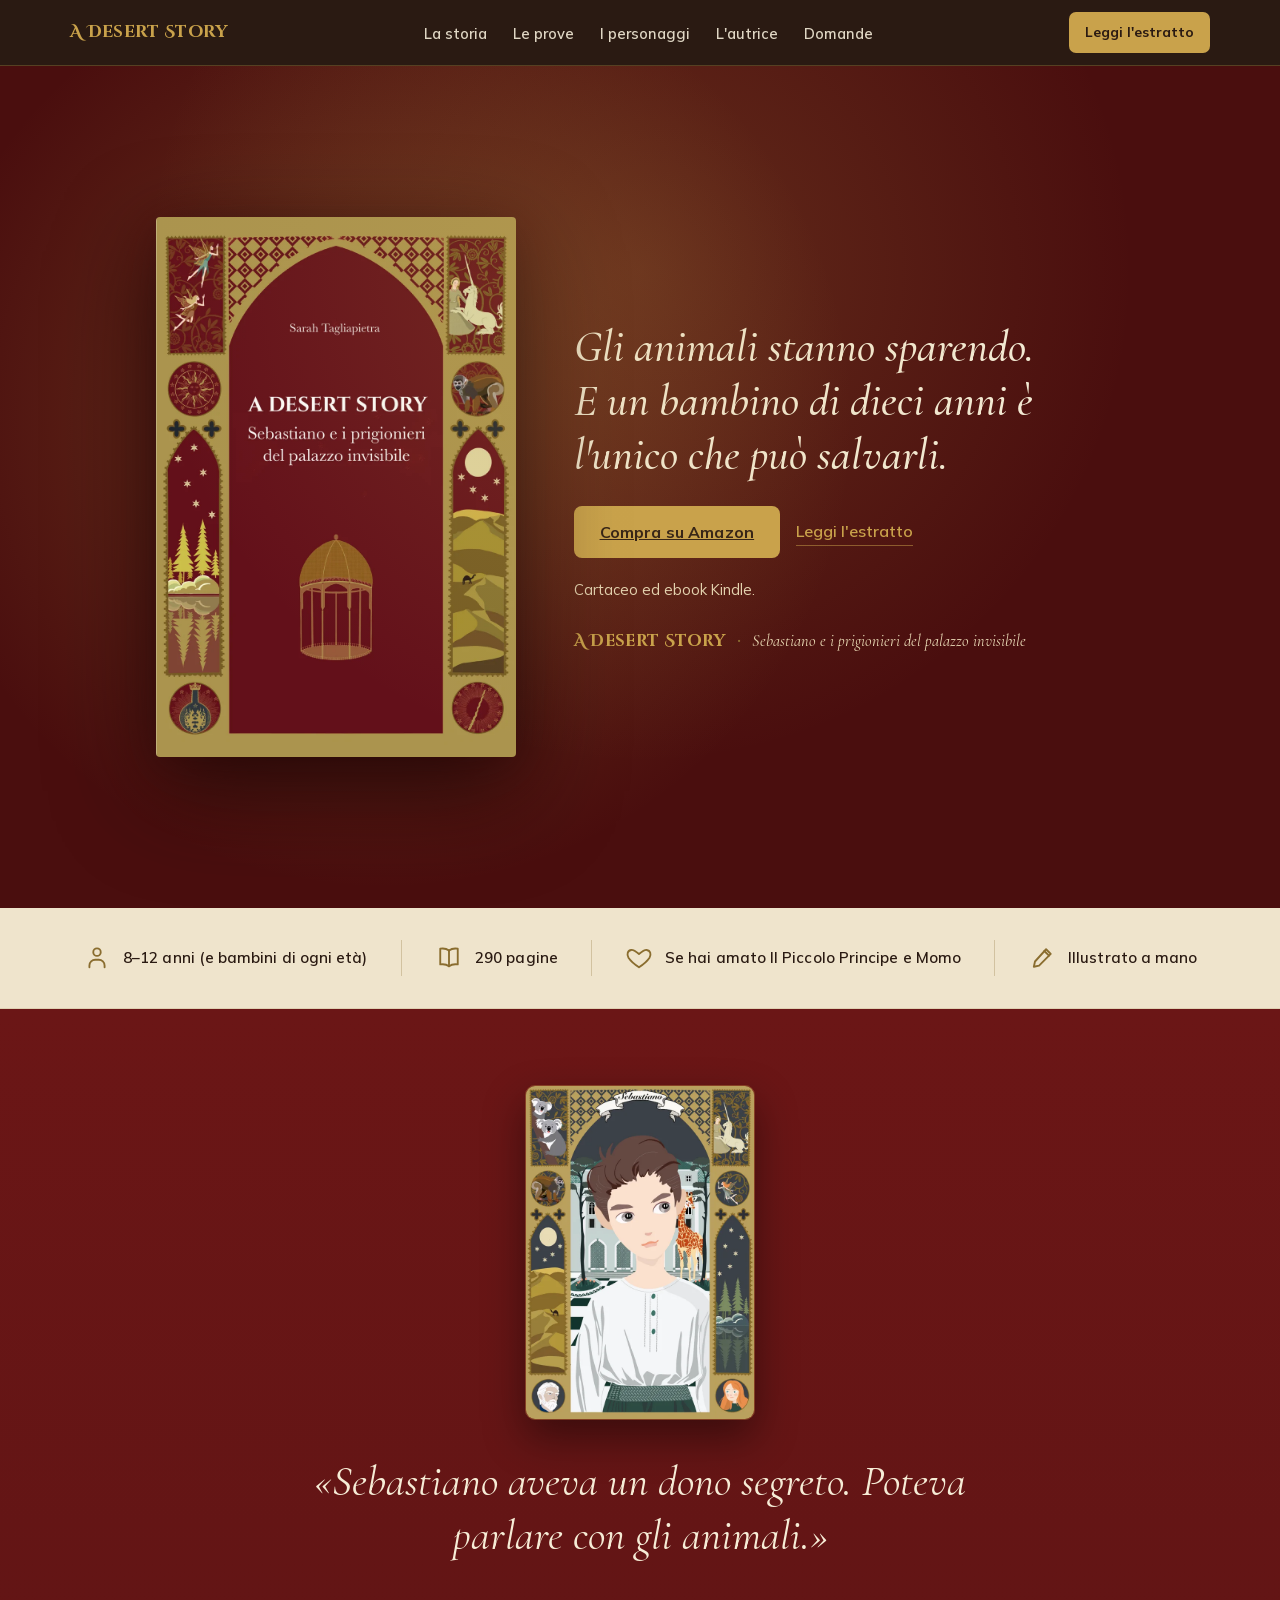
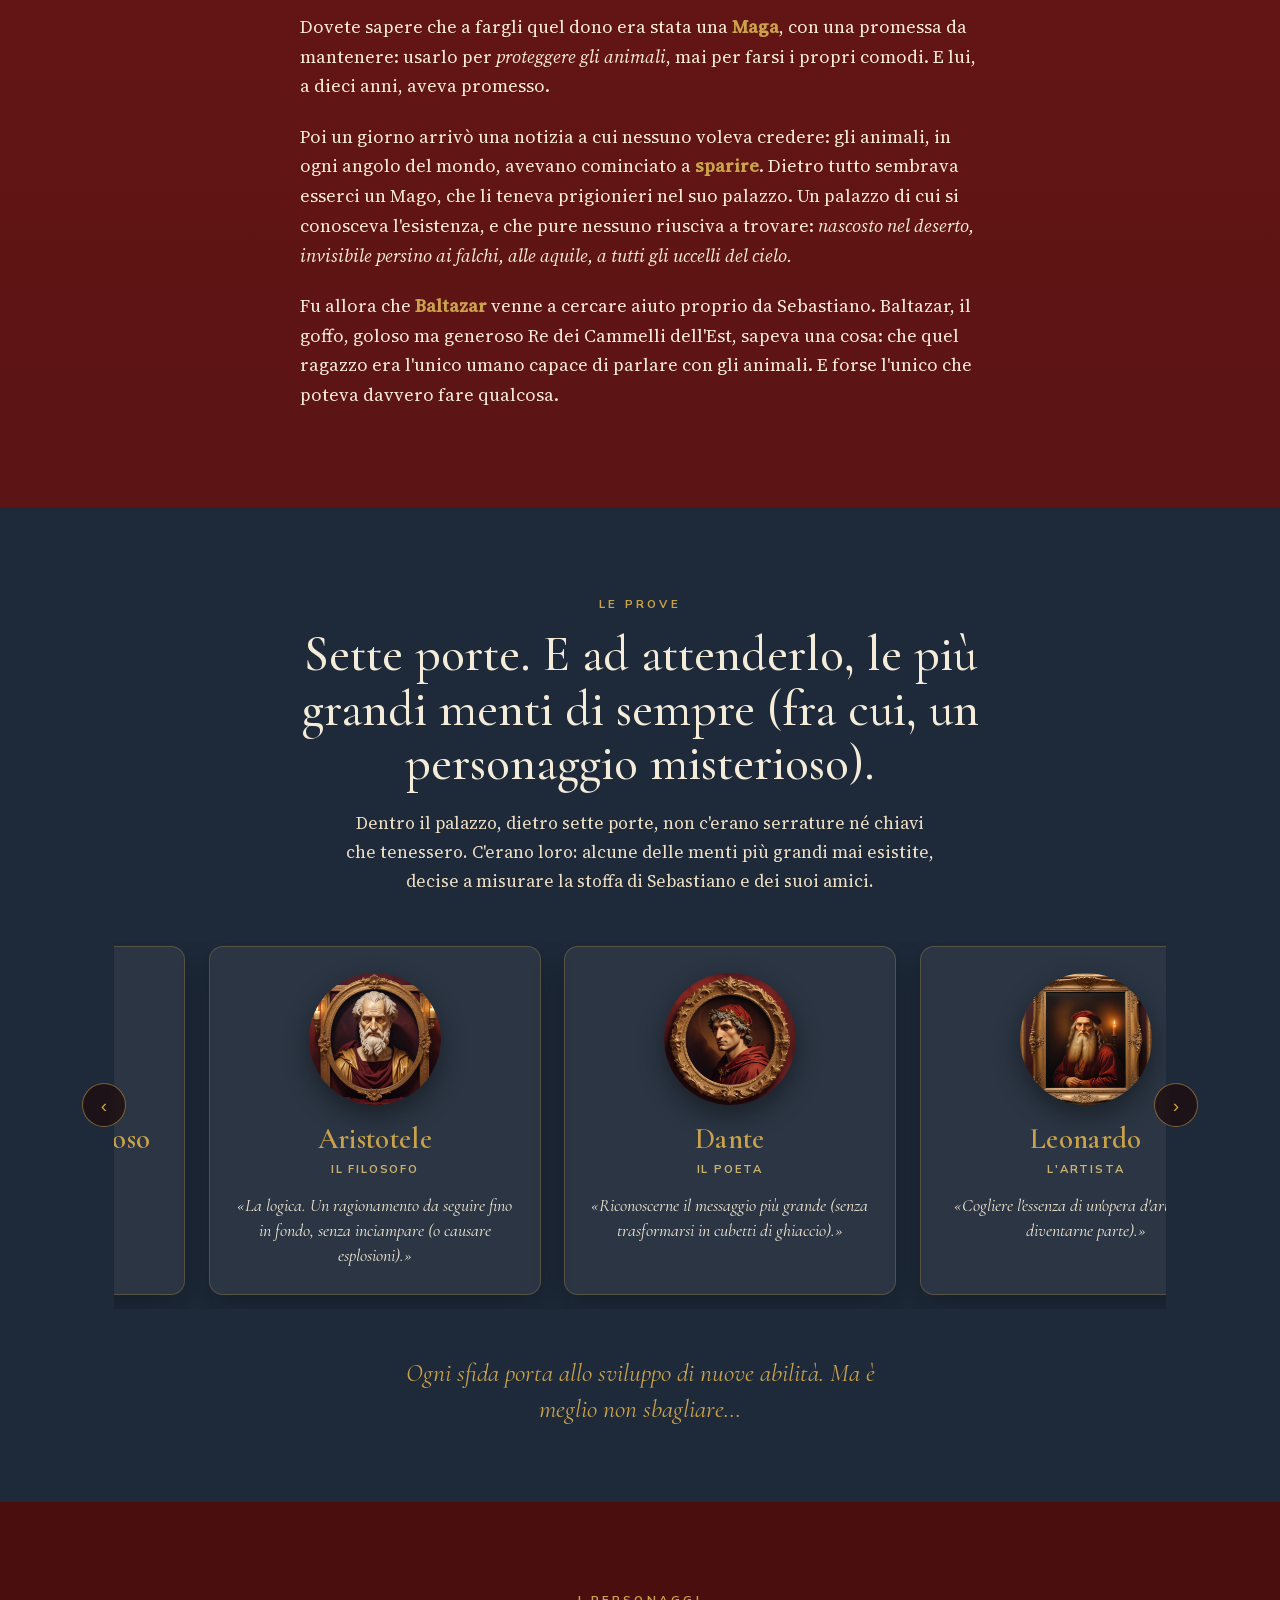
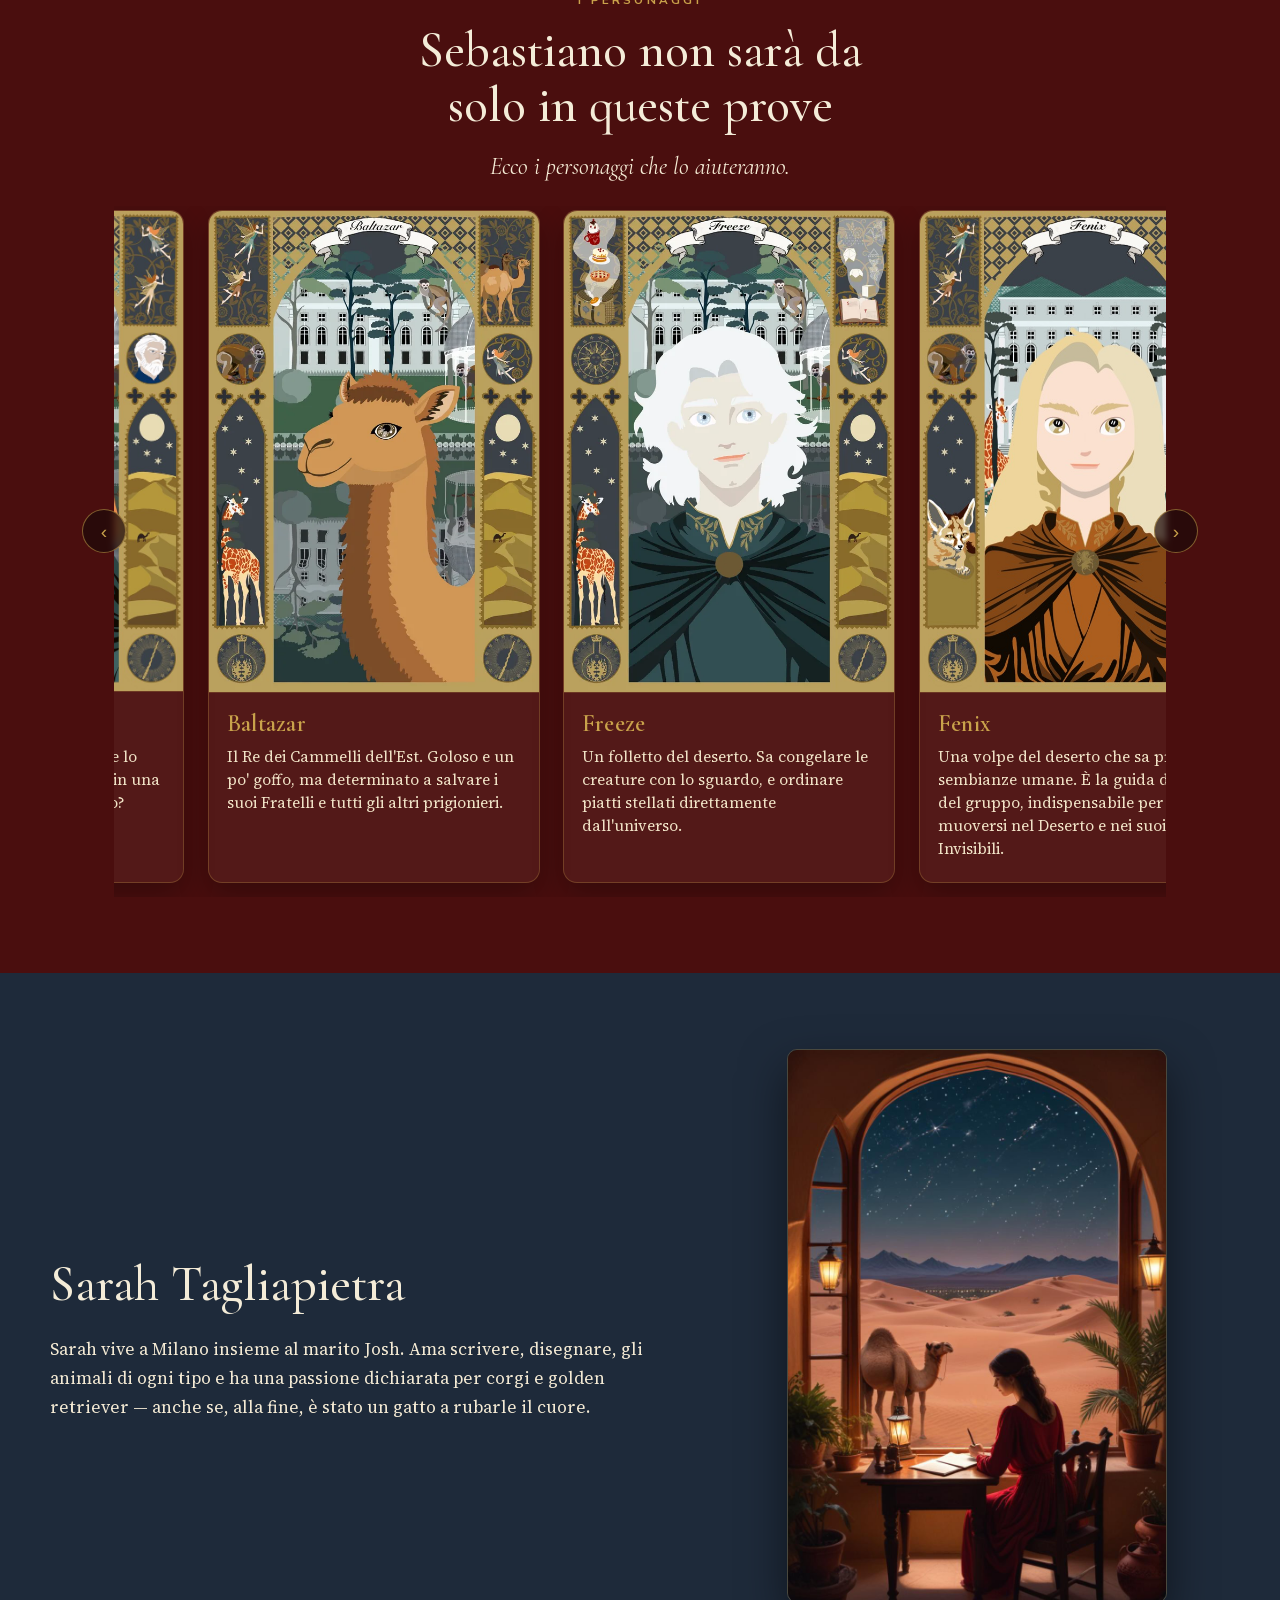
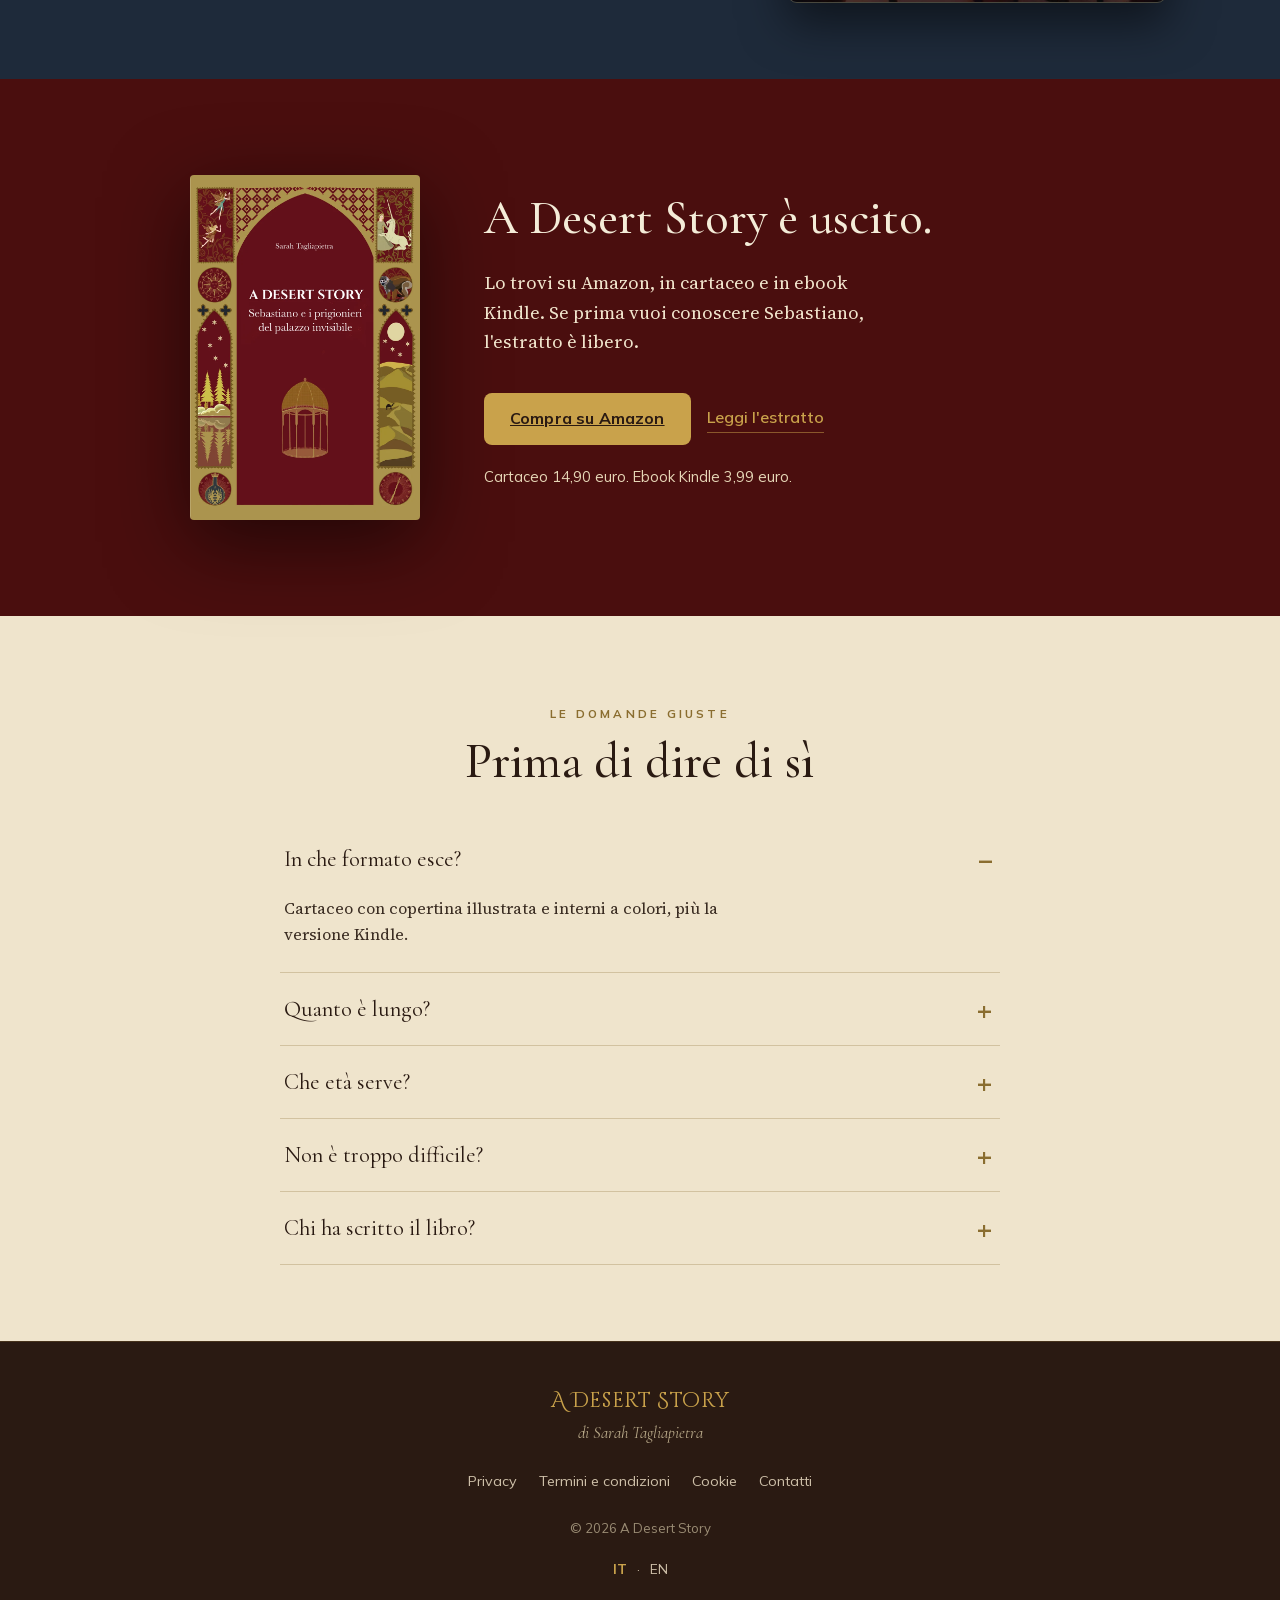
<file: index.html>
<!DOCTYPE html>
<html lang="it">
<head>
<meta charset="UTF-8">
<meta name="viewport" content="width=device-width, initial-scale=1.0">
<!-- Plausible: senza cookie, nessun banner di consenso sul sito. Pageview, download e link in uscita si accendono dal pannello. -->
<script async src="https://plausible.io/js/pa-6jPm_MkCgFWurwkAUOCcc.js"></script>
<script>
  window.plausible=window.plausible||function(){(plausible.q=plausible.q||[]).push(arguments)},plausible.init=plausible.init||function(i){plausible.o=i||{}};
  plausible.init()
</script>
<meta name="robots" content="index, follow, max-image-preview:large">
<link rel="icon" href="/favicon.ico" sizes="any">
<link rel="icon" type="image/png" sizes="32x32" href="/favicon-32x32.png">
<link rel="icon" type="image/png" sizes="16x16" href="/favicon-16x16.png">
<link rel="apple-touch-icon" href="/apple-touch-icon.png">
<title>A Desert Story — il romanzo illustrato che insegna a ragionare</title>
<meta name="description" content="Un'avventura nel deserto per ragazzi dagli 8 ai 12 anni. Sebastiano parla con gli animali e affronta sette prove guidate dai grandi geni della storia. Leggi l'estratto gratuito.">
<link rel="canonical" href="https://adesertstory.com/">
<link rel="alternate" hreflang="it" href="https://adesertstory.com/">
<link rel="alternate" hreflang="en" href="https://adesertstory.com/en/">
<link rel="alternate" hreflang="x-default" href="https://adesertstory.com/">
<meta property="og:type" content="book">
<meta property="og:title" content="A Desert Story · Sebastiano e i prigionieri del palazzo invisibile">
<meta property="og:description" content="Un romanzo illustrato per ragazzi. Sebastiano, dieci anni, parla con gli animali e parte nel deserto per liberarli dal palazzo invisibile.">
<meta property="og:image" content="https://adesertstory.com/img/og.jpg?v=2">
<meta property="og:image:width" content="1200">
<meta property="og:image:height" content="630">
<meta property="og:image:alt" content="Copertina di A Desert Story, di Sarah Tagliapietra.">
<meta property="og:url" content="https://adesertstory.com/">
<meta property="og:locale" content="it_IT">
<meta property="og:locale:alternate" content="en_US">
<meta property="og:site_name" content="A Desert Story">
<meta name="twitter:card" content="summary_large_image">
<meta name="twitter:title" content="A Desert Story · Sebastiano e i prigionieri del palazzo invisibile">
<meta name="twitter:description" content="Un romanzo illustrato per ragazzi. Sebastiano, dieci anni, parla con gli animali e parte nel deserto per liberarli dal palazzo invisibile.">
<meta name="twitter:image" content="https://adesertstory.com/img/og.jpg?v=2">
<link rel="stylesheet" href="fonts/fonts.css">
<style>
  :root{
    --bordeaux-deep:#4A0E0E;
    --bordeaux:#6B1616;
    --bordeaux-ink:#2A1A12;
    --gold:#C9A24B;
    --gold-bronze:#8A6D2F;
    --cream:#F4ECD8;
    --cream-soft:#EFE4CC;
    --night-blue:#1E2A3A;
    --teal:#2E6E6A;

    --f-display:"Cinzel Decorative", serif;
    --f-head:"Cormorant Garamond", serif;
    --f-body:"Source Serif 4", Georgia, serif;
    --f-ui:"Mulish", system-ui, sans-serif;

    --maxw:1180px;
    --prose:38rem; /* ~60-66 chars */
  }

  *{box-sizing:border-box;}
  html{scroll-behavior:smooth;overflow-x:hidden;}
  h1,h2,h3,p{overflow-wrap:break-word;}
  body{
    margin:0;
    font-family:var(--f-body);
    color:var(--bordeaux-ink);
    background:var(--cream);
    font-size:18px;
    line-height:1.65;
    -webkit-font-smoothing:antialiased;
    text-rendering:optimizeLegibility;
  }
  img{max-width:100%;height:auto;display:block;}

  /* ---------- Sections ---------- */
  section{padding:76px 20px;scroll-margin-top:74px;}
  .wrap{max-width:var(--maxw);margin:0 auto;}
  .prose{max-width:var(--prose);margin-inline:auto;}

  /* ---------- Nav header (sticky) ---------- */
  .nav{
    position:sticky;top:0;z-index:100;
    background:var(--bordeaux-ink);
    border-bottom:1px solid rgba(201,162,75,.28);
  }
  .nav-inner{
    max-width:var(--maxw);margin:0 auto;
    display:flex;align-items:center;justify-content:space-between;
    gap:20px;padding:12px 20px;min-height:58px;
  }
  .nav-mark{
    font-family:var(--f-display);font-weight:700;color:var(--gold);
    font-size:1.05rem;letter-spacing:.02em;text-decoration:none;line-height:1;
    white-space:nowrap;
  }
  .nav-links{
    display:flex;align-items:center;gap:26px;list-style:none;margin:0;padding:0;
  }
  .nav-links a{
    font-family:var(--f-ui);font-size:.92rem;font-weight:600;
    color:var(--cream);text-decoration:none;opacity:.9;
    transition:opacity .15s ease,color .15s ease;
  }
  .nav-links a:hover{color:var(--gold);opacity:1;}
  .nav-cta{
    font-family:var(--f-ui);font-weight:700;font-size:.86rem;
    background:var(--gold);color:var(--bordeaux-ink);
    padding:9px 16px;border-radius:7px;text-decoration:none;
    white-space:nowrap;transition:background .18s ease;
  }
  .nav-cta:hover{background:#d9b45f;color:var(--bordeaux-ink) !important;opacity:1;}
  .nav-toggle{
    display:none;background:none;border:none;cursor:pointer;
    padding:8px;color:var(--cream);
  }
  .nav-toggle svg{width:28px;height:28px;display:block;}
  .nav-menu{display:contents;}

  @media (max-width:820px){
    .nav-toggle{display:inline-flex;}
    .nav-menu{
      display:none;position:absolute;left:0;right:0;top:100%;
      flex-direction:column;
      background:var(--bordeaux-ink);
      border-bottom:1px solid rgba(201,162,75,.28);
      padding:8px 20px 20px;
    }
    .nav-menu.open{display:flex;}
    .nav-menu .nav-links{
      flex-direction:column;align-items:stretch;gap:0;width:100%;
    }
    .nav-menu .nav-links li{border-bottom:1px solid rgba(201,162,75,.16);}
    .nav-menu .nav-links a{display:block;padding:15px 2px;font-size:1.05rem;}
    .nav-menu .nav-cta{
      display:block;text-align:center;margin-top:16px;padding:14px 16px;font-size:1rem;
    }
  }

  .dark{background:var(--bordeaux);color:var(--cream);}
  .dark-deep{background:var(--bordeaux-deep);color:var(--cream);}
  .night{background:var(--night-blue);color:var(--cream);}
  .light{background:var(--cream);color:var(--bordeaux-ink);}
  .light-soft{background:var(--cream-soft);color:var(--bordeaux-ink);}

  /* ---------- Typographic bits ---------- */
  .kicker{
    font-family:var(--f-ui);
    font-size:.72rem;
    letter-spacing:.28em;
    text-transform:uppercase;
    font-weight:700;
  }
  .kicker.gold{color:var(--gold);}
  .kicker.bronze{color:var(--gold-bronze);}

  /* emphasis in body copy */
  p strong{font-weight:700;color:inherit;}
  p em{font-style:italic;}
  .dark p strong,.dark-deep p strong,.night p strong,.synopsis p strong{color:var(--gold);}
  .light p strong,.light-soft p strong{color:var(--bordeaux);}
  .dark p em,.dark-deep p em,.night p em,.synopsis p em{color:#f7edd6;}

  h1,h2,h3{font-weight:500;line-height:1.12;margin:0;}
  .wordmark{
    font-family:var(--f-display);
    font-weight:700;
    color:var(--gold);
    line-height:1.05;
  }
  .section-title{
    font-family:var(--f-head);
    font-size:clamp(1.75rem,5vw,3.1rem);
    line-height:1.1;
  }
  .dark .section-title,.dark-deep .section-title,.night .section-title{color:var(--cream);}
  .light .section-title,.light-soft .section-title{color:var(--bordeaux-ink);}

  em.subline{
    font-family:var(--f-head);
    font-style:italic;
    color:var(--gold);
    font-size:clamp(1.25rem,2.6vw,1.6rem);
    line-height:1.4;
    display:block;
  }

  .signature{
    font-family:var(--f-display);
    font-style:normal;
    color:var(--gold);
    font-size:1.5rem;
    letter-spacing:.04em;
  }

  /* ---------- Ogival gold arch frieze ---------- */
  .arch{
    width:64px;height:80px;margin:0 auto 26px;
    display:block;color:var(--gold);opacity:.9;
  }
  .light .arch,.light-soft .arch{color:var(--gold-bronze);opacity:.85;}

  /* ---------- Buttons / form ---------- */
  .signup{
    display:flex;flex-wrap:wrap;gap:12px;
    max-width:480px;
  }
  .signup input[type=email],.signup input[type=text]{
    flex:1 1 200px;
    min-height:52px;
    padding:0 18px;
    border-radius:8px;
    border:1px solid rgba(201,162,75,.5);
    background:rgba(244,236,216,.08);
    color:var(--cream);
    font-family:var(--f-ui);
    font-size:1rem;
  }
  .light .signup input[type=email],.light .signup input[type=text],.light-soft .signup input[type=email],.light-soft .signup input[type=text]{
    background:#fff;color:var(--bordeaux-ink);border:1px solid rgba(138,109,47,.55);
  }
  .signup input::placeholder{color:rgba(244,236,216,.6);}
  .light .signup input::placeholder,.light-soft .signup input::placeholder{color:rgba(42,26,18,.5);}

  .btn-gold{
    display:inline-flex;align-items:center;justify-content:center;
    min-height:52px;padding:0 26px;
    background:var(--gold);
    color:var(--bordeaux-ink);
    font-family:var(--f-ui);font-weight:700;font-size:1rem;
    border:none;border-radius:8px;cursor:pointer;
    letter-spacing:.01em;
    transition:background .18s ease, transform .18s ease;
  }
  .btn-gold:hover{background:#d9b45f;transform:translateY(-1px);}
  a,button,input{
    outline:none;
  }
  a:focus-visible,button:focus-visible,input:focus-visible,summary:focus-visible{
    outline:2px solid var(--gold);
    outline-offset:2px;
  }
  .light a:focus-visible,.light-soft summary:focus-visible,.light-soft input:focus-visible,.light-soft button:focus-visible{
    outline-color:var(--gold-bronze);
  }
  .reassure{
    font-family:var(--f-ui);
    font-size:.9rem;
    margin-top:14px;
    color:rgba(244,236,216,.85);
  }
  .light .reassure,.light-soft .reassure{color:var(--gold-bronze);}

  .softlink{
    font-family:var(--f-ui);
    font-weight:600;
    color:var(--gold-bronze);
    text-decoration:none;
    border-bottom:1px solid rgba(138,109,47,.5);
    padding-bottom:1px;
  }
  .dark .softlink,.dark-deep .softlink,.night .softlink{color:var(--gold);border-color:rgba(201,162,75,.5);}

  /* ========== 1. HERO ========== */
  .hero{
    background:var(--bordeaux-deep);
    position:relative;overflow:hidden;
    display:flex;align-items:center;
    min-height:calc(100svh - 58px);
    padding-top:clamp(24px,4vh,48px);
    padding-bottom:clamp(24px,4vh,48px);
  }
  .hero .glow{
    position:absolute;inset:0;
    background:radial-gradient(circle at 30% 42%, rgba(201,162,75,.28), rgba(201,162,75,0) 46%);
    pointer-events:none;
  }
  .hero-grid{
    position:relative;
    width:100%;
    max-width:980px;
    margin-inline:auto;
    display:grid;
    grid-template-columns:38% 1fr;
    gap:clamp(32px,4vw,56px);align-items:center;
    justify-content:center;
  }
  .hero-cover{
    filter:drop-shadow(0 26px 46px rgba(0,0,0,.55)) drop-shadow(0 8px 18px rgba(74,14,14,.6));
    border-radius:4px;
    height:clamp(320px,60vh,560px);
    width:auto;margin:0 auto;
  }
  .hero h1.wordmark{
    font-size:clamp(2.35rem,6vw,4.6rem);
    margin:0 0 12px;
  }
  .wordmark{overflow-wrap:break-word;}
  .hero-subtitle{
    font-family:var(--f-head);
    font-style:italic;
    font-weight:500;
    color:var(--gold);
    font-size:clamp(1.5rem,3.4vw,2.5rem);
    line-height:1.22;
    margin:0 0 clamp(12px,2vh,18px);
    max-width:24ch;
  }
  .hero-headline{
    font-family:var(--f-head);
    color:var(--cream);
    font-size:clamp(1.7rem,3.7vw,2.8rem);
    line-height:1.2;
    font-weight:500;
    font-style:italic;
    margin:0 0 clamp(18px,2.6vh,26px);
    max-width:34ch;
  }
  .hero-book{
    margin:clamp(18px,3vh,30px) 0 0;
    text-align:left;line-height:1.35;
    font-size:clamp(.82rem,1.5vw,1.02rem);
    font-weight:400;
  }
  .hero-book .hb-title{font-family:var(--f-display);font-weight:700;color:var(--gold);letter-spacing:.02em;}
  .hero-book .hb-sep{color:var(--gold-bronze);margin:0 .45em;}
  .hero-book .hb-sub{font-family:var(--f-head);font-style:italic;color:#e9d9b6;}
  .hero-cta{max-width:480px;}
  .hero-format{margin-top:12px;margin-bottom:0;}
  .hero .cta-micro{margin-bottom:8px;}
  .hero-reassure{margin-top:0;margin-bottom:14px;max-width:44ch;}
  /* ========== 1b. INFO-BAR (striscia chiara sotto l'hero) ========== */
  .infobar{
    background:var(--cream-soft);
    padding:32px 20px;
    border-bottom:1px solid rgba(138,109,47,.16);
  }
  .infobar-inner{
    max-width:var(--maxw);margin:0 auto;
    display:flex;flex-wrap:wrap;align-items:center;justify-content:center;
    gap:14px 0;
  }
  .infobar-item{
    display:flex;align-items:center;gap:12px;
    padding:4px 30px;
    flex:1 1 auto;justify-content:center;
    min-width:0;
  }
  .infobar-item + .infobar-item{
    border-left:1px solid rgba(138,109,47,.28);
  }
  .infobar-ico{
    flex:0 0 auto;color:var(--gold-bronze);
    display:inline-flex;
  }
  .infobar-ico svg{width:28px;height:28px;display:block;}
  .infobar-text{
    font-family:var(--f-ui);
    font-size:.95rem;font-weight:600;
    line-height:1.3;
    color:var(--bordeaux-ink);
    letter-spacing:.005em;
  }
  @media (max-width:820px){
    .infobar{padding:26px 16px;}
    .infobar-inner{gap:16px 0;}
    .infobar-item{
      flex:1 1 44%;padding:6px 14px;justify-content:flex-start;gap:10px;
    }
    .infobar-item + .infobar-item{border-left:none;}
    .infobar-item:nth-child(even){border-left:1px solid rgba(138,109,47,.28);}
    .infobar-ico svg{width:24px;height:24px;}
    .infobar-text{font-size:.86rem;}
  }
  @media (max-width:440px){
    .infobar-item{flex:1 1 100%;justify-content:flex-start;}
    .infobar-item:nth-child(even){border-left:none;}
  }

  /* ========== 2. SYNOPSIS ========== */
  .synopsis{background:linear-gradient(180deg,var(--bordeaux) 0%, #5c1414 100%);}
  .synopsis p{margin:0 0 1.15em;color:#f6ecd6;}
  .synopsis .sig-line{text-align:right;margin-top:8px;}

  /* ---------- Section headline helper ---------- */
  .sec-head{text-align:center;margin-bottom:40px;}
  .sec-head .section-title{margin-inline:auto;max-width:20ch;}

  /* ========== 2b. SYNOPSIS single-axis column ========== */
  /* Tutto (titolo, movimenti, pull-quote) su UNA sola colonna centrata:
     stessi margini sinistro/destro per titolo, testo e citazione. */
  .synopsis-col{max-width:680px;margin-inline:auto;}
  .synopsis-col .sec-head{margin-bottom:34px;}
  .synopsis-overline{
    font-family:var(--f-head);
    font-style:italic;
    color:var(--gold);
    font-size:clamp(1.15rem,2.4vw,1.5rem);
    line-height:1.35;
    max-width:26ch;
    margin:0 auto 14px;
    display:block;
  }
  .synopsis-hero{margin:0 auto 26px;max-width:230px;}
  .synopsis-hero img{
    width:100%;height:auto;border-radius:10px;
    box-shadow:0 18px 42px rgba(0,0,0,.42);
    border:1px solid rgba(201,162,75,.3);
  }
  .movement{max-width:none;margin-inline:0;}   /* riempie la colonna, bordo sx = colonna */
  .movement + .pullquote,.pullquote + .movement{margin-top:8px;}
  .pullquote{
    max-width:none;margin:56px 0;text-align:center;  /* stessa larghezza della colonna, non sfora */
    font-family:var(--f-head);font-style:italic;
    color:var(--gold);
    font-size:clamp(1.8rem,4vw,2.7rem);
    line-height:1.26;
  }

  /* ========== 3. SETTE PROVE (teaser interattivo) ========== */
  /* Titolo, lead e domanda su UNA colonna centrata: stesso asse e stessi margini. */
  .prove-col{max-width:680px;margin-inline:auto;}
  .prove-col .sec-head{margin-bottom:30px;}
  .prove-lead{max-width:none;margin:0 0 12px;}
  .prove-lead p{font-size:1.08rem;line-height:1.68;margin:0 0 1.05em;}
  .prove-q{
    font-family:var(--f-head);font-style:italic;
    font-size:clamp(1.4rem,3vw,1.9rem);
    color:var(--bordeaux);text-align:center;
    max-width:24ch;margin:26px auto 44px;line-height:1.3;
  }
  .keys{
    display:grid;grid-template-columns:repeat(3,1fr);gap:22px;
    max-width:960px;margin:0 auto;
  }
  .key-card{
    display:flex;flex-direction:column;align-items:center;text-align:center;
    background:var(--bordeaux-deep);color:var(--cream);
    border:1px solid rgba(201,162,75,.4);
    border-radius:14px;padding:26px 24px;
    cursor:pointer;width:100%;font-family:inherit;font-size:1rem;
    box-shadow:0 12px 30px rgba(74,14,14,.16);
    transition:transform .18s ease,border-color .18s ease,box-shadow .18s ease;
  }
  .key-card:hover{transform:translateY(-3px);border-color:var(--gold);box-shadow:0 18px 40px rgba(74,14,14,.28);}
  .key-ico{font-size:1.9rem;line-height:1;margin-bottom:14px;color:var(--gold);}
  .key-img{
    width:150px;height:150px;object-fit:cover;
    border-radius:12px;margin:0 auto 18px;
    border:1px solid rgba(201,162,75,.35);
    box-shadow:0 10px 24px rgba(0,0,0,.35);
  }
  .key-name{
    font-family:var(--f-ui);font-weight:700;text-transform:uppercase;
    letter-spacing:.14em;font-size:.74rem;color:var(--gold);margin-bottom:12px;
  }
  .key-clue{
    font-family:var(--f-head);font-style:italic;
    font-size:1.28rem;line-height:1.36;color:#f4ead4;margin:0;
  }
  .key-reveal{
    display:none;margin-top:18px;padding-top:16px;
    border-top:1px solid rgba(201,162,75,.35);
    font-family:var(--f-body);font-size:1rem;line-height:1.55;color:#efe0c4;
  }
  .key-card[aria-expanded="true"] .key-reveal{display:block;}
  .key-card[aria-expanded="true"]{border-color:var(--gold);}
  .key-hint{
    font-family:var(--f-ui);font-size:.82rem;color:var(--gold-bronze);
    margin-top:14px;font-weight:600;
  }
  .key-card[aria-expanded="true"] .key-hint{display:none;}
  /* immagine porte nella sezione prove */
  .prove-porte{
    max-width:420px;margin:0 auto 40px;
  }
  .prove-porte img{
    width:100%;height:auto;border-radius:10px;
    box-shadow:0 16px 40px rgba(74,14,14,.28);
  }
  .prove-porte figcaption{
    font-family:var(--f-ui);font-size:.86rem;color:var(--gold-bronze);
    text-align:center;margin-top:12px;line-height:1.4;
  }
  .prove-cta{text-align:center;margin-top:48px;}
  .prove-cta p{
    font-family:var(--f-head);font-style:italic;font-size:1.3rem;
    color:var(--bordeaux);max-width:34ch;margin:0 auto 22px;line-height:1.4;
  }

  /* ========== 3. EXTRACT (legacy plate helpers, riusati) ========== */
  .plate-fig{margin:0;}
  .plate-fig img{border-radius:6px;box-shadow:0 14px 34px rgba(74,14,14,.28);}
  .caption{
    font-family:var(--f-ui);
    font-size:.9rem;
    color:var(--gold-bronze);
    margin-top:12px;font-style:normal;line-height:1.4;
  }

  /* ========== 4. PER CHI E ========== */
  .spec-card{
    max-width:640px;margin:34px auto 0;
    border:1px solid rgba(138,109,47,.4);
    border-radius:14px;
    background:#fff;
    padding:8px 30px;
    box-shadow:0 10px 30px rgba(74,14,14,.06);
  }
  .spec-row{
    display:flex;gap:18px;align-items:flex-start;
    padding:20px 0;
    border-bottom:1px solid rgba(138,109,47,.18);
  }
  .spec-row:last-child{border-bottom:none;}
  .spec-ico{flex:0 0 26px;color:var(--gold-bronze);margin-top:2px;}
  .spec-ico svg{width:26px;height:26px;}
  .spec-label{
    font-family:var(--f-ui);font-weight:700;
    text-transform:uppercase;letter-spacing:.12em;
    font-size:.72rem;color:var(--gold-bronze);
    display:block;margin-bottom:3px;
  }
  .spec-val{font-family:var(--f-body);font-size:1.05rem;line-height:1.4;}

  /* ========== 5. PERCHE E DIVERSO — zigzag ========== */
  .zz{display:grid;grid-template-columns:1fr minmax(220px,300px);gap:56px;align-items:center;max-width:940px;margin:0 auto;}
  .zz.reverse{grid-template-columns:minmax(220px,300px) 1fr;}
  .zz.reverse .zz-txt{order:2;}
  .zz.reverse .zz-img{order:1;}
  .zz-img img{border-radius:8px;box-shadow:0 18px 40px rgba(0,0,0,.22);max-width:300px;margin:0 auto;}
  .zz + .zz{margin-top:0;}
  .zz-txt h3{
    font-family:var(--f-head);
    font-size:clamp(1.6rem,3.2vw,2.2rem);
    margin:12px 0 16px;
  }
  .zz-txt p{font-size:1.1rem;line-height:1.65;max-width:42ch;}
  .diff-block{padding:64px 20px;}

  /* ========== 5b. PERCHE E DIVERSO — compact (una sezione rossa) ========== */
  .diff-compact{background:var(--bordeaux-deep);color:var(--cream);}
  .diff-list{
    max-width:760px;margin:0 auto;
    display:flex;flex-direction:column;gap:26px;
  }
  .diff-row{
    display:grid;
    grid-template-columns:140px 1fr;
    gap:26px;align-items:center;
    padding:22px 0;
    border-bottom:1px solid rgba(201,162,75,.22);
  }
  .diff-row:last-child{border-bottom:none;}
  .diff-row .diff-img{margin:0;}
  .diff-row .diff-img img{
    width:140px;height:auto;border-radius:8px;
    box-shadow:0 12px 28px rgba(0,0,0,.4);
  }
  .diff-row .diff-txt h3{
    font-family:var(--f-head);
    color:var(--gold);
    font-size:clamp(1.3rem,2.6vw,1.7rem);
    margin:0 0 8px;line-height:1.2;
  }
  .diff-row .diff-txt p{
    font-size:1.02rem;line-height:1.6;margin:0;color:#f4ead4;max-width:52ch;
  }

  /* ========== 5c. PERSONAGGI (griglia schede, fondo rosso) ========== */
  .cast-intro{
    max-width:44ch;margin:0 auto 44px;text-align:center;
    font-family:var(--f-head);font-style:italic;
    font-size:clamp(1.15rem,2.4vw,1.5rem);line-height:1.4;
    color:#f4ead4;
  }
  /* ---- Carosello personaggi ---- */
  .cast-carousel{
    position:relative;max-width:1120px;margin:0 auto;padding:0 clamp(4px,3vw,52px);
  }
  .cast-track{
    display:flex;gap:24px;
    overflow-x:auto;overflow-y:hidden;
    scroll-snap-type:x mandatory;
    -webkit-overflow-scrolling:touch;
    scroll-behavior:smooth;
    padding:4px 4px 14px;margin:0 -4px;
    scrollbar-width:none;-ms-overflow-style:none;
  }
  .cast-track::-webkit-scrollbar{display:none;height:0;width:0;}
  .cast-card{
    flex:0 0 calc((100% - 48px) / 3);
    scroll-snap-align:start;
    display:flex;flex-direction:column;
    background:rgba(244,236,216,.05);
    border:1px solid rgba(201,162,75,.28);
    border-radius:14px;overflow:hidden;
    box-shadow:0 12px 30px rgba(0,0,0,.28);
  }
  .cast-card img{
    width:100%;aspect-ratio:616/900;object-fit:cover;
    border-bottom:1px solid rgba(201,162,75,.22);
  }
  .cast-body{padding:18px 18px 22px;}
  .cast-name{
    font-family:var(--f-head);font-weight:600;
    color:var(--gold);font-size:1.5rem;line-height:1.1;
    margin:0 0 8px;letter-spacing:.01em;
  }
  .cast-desc{
    font-family:var(--f-body);font-size:.96rem;line-height:1.5;
    color:#f0e2c6;margin:0;
  }
  .cast-arrow{
    position:absolute;top:calc(50% - 20px);transform:translateY(-50%);
    z-index:3;display:flex;align-items:center;justify-content:center;
    width:44px;height:44px;border-radius:999px;cursor:pointer;
    background:rgba(30,10,10,.72);color:var(--gold);
    border:1px solid rgba(201,162,75,.55);
    font-size:1.2rem;line-height:1;
    transition:background .2s ease,border-color .2s ease,opacity .2s ease;
    backdrop-filter:blur(3px);
  }
  .cast-arrow:hover{background:rgba(201,162,75,.2);border-color:var(--gold);}
  .cast-arrow:focus-visible{outline:2px solid var(--gold);outline-offset:2px;}
  .cast-arrow.prev{left:2px;}
  .cast-arrow.next{right:2px;}
  @media (max-width:900px){
    .cast-card{flex:0 0 calc((100% - 24px) / 2);}
  }
  @media (max-width:640px){
    .cast-carousel{padding:0 8px;}
    .cast-track{gap:16px;}
    .cast-card{flex:0 0 78%;}
    .cast-body{padding:14px 14px 18px;}
    .cast-name{font-size:1.3rem;}
    .cast-desc{font-size:.9rem;}
    .cast-arrow{display:none;}
  }

  /* ========== 5d. LE PROVE / GUARDIANI (fondo night-blue) ========== */
  .trials-head{max-width:760px;margin:0 auto 18px;text-align:center;}
  .trials-lead{
    max-width:66ch;margin:0 auto 46px;text-align:center;
    font-family:var(--f-body);font-size:1.08rem;line-height:1.68;
    color:#efe0c4;
  }
  .guardian-grid{
    display:grid;grid-template-columns:repeat(3,1fr);gap:22px;
    max-width:1000px;margin:0 auto;
  }
  /* le ultime due card centrate quando la griglia va a 3+2 */
  .guardian-grid .guardian:nth-child(4){grid-column:1 / 2;}
  .guardian-card{
    display:flex;flex-direction:column;
    background:rgba(244,236,216,.06);
    border:1px solid rgba(201,162,75,.28);
    border-radius:14px;padding:30px 26px 28px;
    box-shadow:0 12px 30px rgba(0,0,0,.28);
    text-align:center;
  }
  .guardian-orn{
    color:var(--gold);opacity:.85;margin:0 auto 14px;
    font-family:var(--f-head);font-size:1.4rem;line-height:1;letter-spacing:.3em;
  }
  .guardian-portrait{
    width:132px;height:132px;object-fit:cover;
    border-radius:50%;margin:0 auto 18px;
    box-shadow:0 10px 26px rgba(0,0,0,.4);
  }
  @media (max-width:820px){
    .guardian-portrait{width:120px;height:120px;margin-bottom:14px;}
  }
  .guardian-name{
    font-family:var(--f-head);font-weight:600;
    color:var(--gold);font-size:2rem;line-height:1.08;
    margin:0 0 6px;letter-spacing:.01em;
  }
  .guardian-role{
    font-family:var(--f-ui);font-weight:700;
    text-transform:uppercase;letter-spacing:.16em;
    font-size:.7rem;color:#cbb26f;margin:0 0 16px;
  }
  .guardian-desc{
    font-family:var(--f-head);font-style:italic;
    font-size:1.18rem;line-height:1.4;color:#f4ead4;margin:0;
  }
  .trials-close{
    max-width:46ch;margin:46px auto 0;text-align:center;
    font-family:var(--f-head);font-style:italic;
    font-size:clamp(1.2rem,2.6vw,1.6rem);line-height:1.4;
    color:var(--gold);
  }
  @media (max-width:820px){
    .guardian-grid{grid-template-columns:1fr 1fr;gap:16px;}
    .guardian-grid .guardian:nth-child(4){grid-column:auto;}
    .guardian-card{padding:22px 18px 20px;}
    .guardian-name{font-size:1.6rem;}
    .guardian-desc{font-size:1.05rem;}
  }
  @media (max-width:440px){
    .guardian-grid{grid-template-columns:1fr;}
  }

  /* ========== 6. TESTIMONIAL ========== */
  .testi-grid{
    display:grid;grid-template-columns:repeat(3,1fr);gap:22px;
    max-width:1020px;margin:0 auto;
  }
  /* --- review card (aspetto reale per il mockup) --- */
  .review{
    border:1px solid rgba(138,109,47,.28);
    border-radius:14px;background:#fff;
    padding:28px 26px;text-align:left;
    display:flex;flex-direction:column;
    box-shadow:0 10px 30px rgba(74,14,14,.06);
  }
  .review-head{display:flex;align-items:center;gap:14px;margin-bottom:16px;}
  .review-avatar{
    width:58px;height:58px;flex:0 0 58px;
    border-radius:50%;object-fit:cover;
    border:2px solid rgba(201,162,75,.55);
  }
  .review-who{display:flex;flex-direction:column;gap:3px;min-width:0;}
  .review-name{
    font-family:var(--f-ui);font-weight:700;font-size:.98rem;
    color:var(--bordeaux-ink);line-height:1.2;
  }
  .review-role{
    font-family:var(--f-ui);font-size:.82rem;color:var(--gold-bronze);line-height:1.2;
  }
  .review-stars{
    color:var(--gold-bronze);font-size:1.05rem;letter-spacing:.12em;
    margin-bottom:12px;line-height:1;
  }
  .review-stars .sr{
    position:absolute;width:1px;height:1px;overflow:hidden;clip:rect(0 0 0 0);
  }
  .review blockquote{
    margin:0;font-family:var(--f-head);font-style:italic;
    font-size:1.22rem;line-height:1.42;color:#3a2c22;flex:1;
  }

  /* ========== 7. SYBIL ========== */
  .sybil-grid{display:grid;grid-template-columns:1fr .82fr;gap:56px;align-items:center;}
  .sybil-grid p{margin:0 0 1.1em;color:#f4ead4;font-size:1.08rem;line-height:1.66;}
  .sybil-portrait{margin:0;}
  .sybil-portrait img{
    width:100%;max-width:380px;height:auto;margin-inline:auto;
    border-radius:10px;
    box-shadow:0 20px 46px rgba(0,0,0,.5);
    border:1px solid rgba(201,162,75,.25);
  }
  .sybil-portrait figcaption{
    font-family:var(--f-ui);font-size:.84rem;color:rgba(201,162,75,.85);
    text-align:center;margin-top:12px;font-style:italic;line-height:1.4;
  }
  .plate-mini{
    display:grid;grid-template-columns:repeat(3,1fr);gap:12px;
    max-width:720px;margin:44px auto 0;
  }
  .plate-mini img{border-radius:5px;box-shadow:0 8px 20px rgba(0,0,0,.4);}

  /* ========== 8. FAQ ========== */
  .faq-list{max-width:720px;margin:34px auto 0;}
  details{
    border-bottom:1px solid rgba(138,109,47,.28);
  }
  summary{
    list-style:none;cursor:pointer;
    padding:22px 44px 22px 4px;position:relative;
    font-family:var(--f-head);font-size:1.4rem;color:var(--bordeaux-ink);
    line-height:1.25;
  }
  summary::-webkit-details-marker{display:none;}
  summary::after{
    content:"+";position:absolute;right:8px;top:20px;
    font-family:var(--f-ui);font-weight:700;font-size:1.6rem;color:var(--gold-bronze);
    transition:transform .2s ease;
  }
  details[open] summary::after{content:"–";}
  details .answer{
    padding:0 4px 24px;font-size:1.02rem;line-height:1.62;max-width:60ch;color:#3a2c22;
  }

  /* ========== 9. CTA FINALE ========== */
  .final{background:var(--bordeaux-deep);text-align:center;padding:96px 20px;}
  .final .glow{
    position:absolute;inset:0;
    background:radial-gradient(circle at 50% 30%, rgba(201,162,75,.2), transparent 55%);
    pointer-events:none;
  }
  .final .inner{position:relative;max-width:600px;margin:0 auto;}
  /* CTA finale con copertina affiancata */
  .final-grid{
    position:relative;
    max-width:900px;margin:0 auto;
    display:grid;grid-template-columns:230px 1fr;
    gap:clamp(32px,5vw,64px);align-items:center;text-align:left;
  }
  .final-grid .final-cover{
    filter:drop-shadow(0 22px 40px rgba(0,0,0,.55));
    border-radius:4px;width:100%;max-width:230px;height:auto;margin:0 auto;
  }
  .final-grid .inner{max-width:none;margin:0;text-align:left;}
  .final-grid h2{text-align:left;}
  .final-grid p.lead{margin-inline:0;text-align:left;}
  .final-grid .signup{margin:0;justify-content:flex-start;}
  .final-grid .reassure{text-align:left;}
  .final h2{font-family:var(--f-head);font-size:clamp(2rem,5vw,3rem);color:var(--cream);margin-bottom:22px;line-height:1.14;}
  .final p.lead{font-size:1.15rem;color:#f0e4cc;max-width:44ch;margin:0 auto 36px;line-height:1.6;}
  .final .signup{margin:0 auto;justify-content:center;}
  .final .reassure{text-align:center;}
  .cta-micro{
    font-family:var(--f-ui);font-weight:700;font-size:.78rem;
    letter-spacing:.16em;text-transform:uppercase;color:var(--gold);
    margin-bottom:14px;display:block;
  }
  .final .cta-micro{text-align:center;}
  /* CTA finale a due colonne: forza tutto a sinistra su desktop (override dei centrati) */
  @media (min-width:821px){
    .final .final-grid p.lead{max-width:46ch;margin:0 0 36px;text-align:left;}
    .final .final-grid .signup{margin:0;justify-content:flex-start;}
    .final .final-grid .reassure{text-align:left;}
    .final .final-actions{justify-content:flex-start;}
  }
  /* post-launch variant (predisposta, non attiva) */
  .launched-only{display:none;}
  .is-launched .prelaunch-only{display:none;}
  .is-launched .launched-only{display:block;}
  .amz-row{
    display:flex;flex-wrap:wrap;gap:16px;align-items:center;justify-content:center;
  }
  .amz-secondary{
    font-family:var(--f-ui);font-weight:600;color:var(--gold);
    text-decoration:none;border-bottom:1px solid rgba(201,162,75,.5);
    font-size:1rem;padding-bottom:1px;
  }
  .price-line{
    font-family:var(--f-ui);font-size:.92rem;color:#e6d6b6;margin-top:20px;
  }

  /* ========== FOOTER ========== */
  footer{
    background:var(--bordeaux-ink);color:#cdbfa8;
    padding:48px 20px 40px;text-align:center;
    font-family:var(--f-ui);font-size:.92rem;
    border-top:1px solid rgba(201,162,75,.18);
  }
  footer .foot-inner{max-width:var(--maxw);margin:0 auto;}
  footer .fw{font-family:var(--f-display);color:var(--gold);font-size:1.3rem;letter-spacing:.03em;line-height:1.1;}
  footer .fw-sub{margin-top:6px;font-style:italic;color:#b7a888;font-family:var(--f-head);font-size:1.05rem;}
  .foot-links{
    margin-top:24px;display:flex;flex-wrap:wrap;gap:8px 22px;
    justify-content:center;align-items:center;
  }
  .foot-links a{
    color:#cdbfa8;text-decoration:none;font-size:.9rem;
    border-bottom:1px solid transparent;padding-bottom:1px;
    transition:color .15s ease,border-color .15s ease;
  }
  .foot-links a:hover{color:var(--gold);border-color:rgba(201,162,75,.5);}
  .foot-note{
    margin-top:16px;font-size:.8rem;color:#8a7c66;font-style:italic;
  }
  .foot-copy{margin-top:22px;font-size:.82rem;color:#9a8c74;}
  .lang-switch{margin-top:18px;font-size:.85rem;}
  .lang-switch a{color:#cdbfa8;text-decoration:none;padding:0 6px;}
  .lang-switch a.active{color:var(--gold);font-weight:700;}
  footer a:focus-visible{outline:2px solid var(--gold);outline-offset:2px;}

  /* ========== MOBILE ========== */
  @media (max-width:820px){
    section{padding:56px 18px;}
    .hero{min-height:calc(100svh - 58px);padding-top:clamp(14px,2.4vh,22px);padding-bottom:clamp(14px,2.4vh,22px);}
    .hero-grid{grid-template-columns:1fr;gap:clamp(26px,6vh,64px);text-align:center;}
    .hero-grid .hero-text{order:2;min-width:0;max-width:100%;}
    .hero-grid .hero-visual{order:1;}
    .hero-cover{height:clamp(210px,36vh,340px);width:auto;max-width:100%;margin:0 auto;}
    .hero h1.wordmark{font-size:clamp(1.85rem,7vw,2.4rem);margin:2px 0 6px;}
    .hero .kicker{font-size:.68rem;}
    .hero-subtitle{margin:0 auto clamp(7px,1.4vh,12px);max-width:24ch;font-size:clamp(1.35rem,5.4vw,1.85rem);}
    .hero .cta-micro{margin-bottom:5px;}
    .hero-reassure{margin-inline:auto;margin-bottom:10px;}
    .hero .signup{margin:0 auto;justify-content:center;}
    .hero-cta{margin-inline:auto;}
    .hero-cta .amz-row{justify-content:center !important;}
    .hero-format{text-align:center;}

    .keys{grid-template-columns:1fr;gap:16px;}
    .testi-grid{grid-template-columns:1fr;gap:16px;}
    .testi{text-align:left;}
    .pullquote{margin:38px 0;}

    .zz{grid-template-columns:1fr;gap:24px;}
    .zz.reverse .zz-txt{order:2;}
    .zz.reverse .zz-img{order:1;}
    .zz-img img{max-width:360px;margin:0 auto;}
    .zz-txt{text-align:center;}
    .zz-txt p{margin-inline:auto;}

    .sybil-grid{grid-template-columns:1fr;gap:28px;}
    .sybil-portrait{order:-1;}
    .sybil-portrait img{max-width:300px;}

    .diff-row{grid-template-columns:96px 1fr;gap:18px;padding:18px 0;}
    .diff-row .diff-img img{width:96px;}

    .final-grid{grid-template-columns:1fr;gap:28px;text-align:center;}
    .final-grid .final-cover{max-width:180px;order:-1;}
    .final-grid .inner{text-align:center;}
    .final-grid h2,.final-grid p.lead{text-align:center;}
    .final-grid p.lead{margin-inline:auto;}
    .final-grid .signup{margin-inline:auto;justify-content:center;}
    .final-grid .reassure{text-align:center;}

    .prove-porte{max-width:300px;}

    body{font-size:18px;}

    .signup{align-items:stretch;max-width:360px;}
    .hero .signup,.final .signup{margin-inline:auto;}
    .signup input[type=email],.signup input[type=text]{flex:1 1 46%;min-width:0;width:auto;}
    .btn-gold{width:100%;}
    /* Headline hero mobile: unica regola. Grande, va a capo nel viewport, mai tagliata. */
    .hero-headline{
      font-size:clamp(1.6rem,6.2vw,2.2rem);
      line-height:1.18;
      max-width:100%;
      margin:0 auto clamp(14px,2.4vh,20px);
      overflow-wrap:break-word;
      word-break:normal;
      text-wrap:balance;
    }
    .hero-book{font-size:clamp(.78rem,3.4vw,.95rem);max-width:34ch;margin-inline:auto;text-align:center;}
  }

  /* ---- Carosello guardiani (riusa .cast-carousel/.cast-track) ---- */
  .guardian-carousel .cast-card{
    text-align:center;
    padding-top:26px;
    background:rgba(244,236,216,.06);
  }
  .guardian-carousel .cast-card .guardian-portrait{
    width:132px;height:132px;object-fit:cover;
    border-radius:50%;margin:0 auto 18px;
    border-bottom:none;aspect-ratio:auto;
    box-shadow:0 10px 26px rgba(0,0,0,.4);
  }
  .guardian-carousel .cast-body{padding:0 24px 26px;}
  .guardian-carousel .guardian-name{
    font-family:var(--f-head);font-weight:600;
    color:var(--gold);font-size:1.8rem;line-height:1.08;
    margin:0 0 6px;letter-spacing:.01em;
  }
  .guardian-carousel .guardian-role{
    font-family:var(--f-ui);font-weight:700;
    text-transform:uppercase;letter-spacing:.16em;
    font-size:.7rem;color:#cbb26f;margin:0 0 14px;
  }
  .guardian-carousel .guardian-desc{
    font-family:var(--f-head);font-style:italic;
    font-size:1.12rem;line-height:1.4;color:#f4ead4;margin:0;
  }
  @media (max-width:640px){
    .guardian-carousel .guardian-name{font-size:1.5rem;}
    .guardian-carousel .guardian-desc{font-size:1rem;}
  }

  /* ---- Reveal on scroll (attivo solo con JS: classe .reveal su <html>) ---- */
  .reveal .revl{
    opacity:0;transform:translateY(20px);
    transition:opacity .6s ease-out, transform .6s ease-out;
    will-change:opacity, transform;
  }
  .reveal .revl.is-in{opacity:1;transform:none;}

  @media (prefers-reduced-motion: reduce){
    html{scroll-behavior:auto;}
    .hero .glow,.final .glow{display:none;}
    .btn-gold{transition:none;}
    .key-card{transition:none;}
    .key-card:hover{transform:none;}
    /* Reveal: mostra tutto subito, nessuna animazione */
    .reveal .revl{opacity:1 !important;transform:none !important;transition:none !important;}
  }

  /* ========== MOBILE READABILITY BOOST (leggibilità telefono) ========== */
  /* Ingrandisce i testi su mobile mantenendo la gerarchia. NON tocca hero (già ok) né i section-title. */
  @media (max-width:820px){
    body{font-size:18px;line-height:1.66;}

    /* Kicker: leggibili ma restano label (min ~12.5px) */
    .kicker{font-size:.78rem;}

    /* Info-bar: etichette + icone più grandi */
    .infobar-text{font-size:.98rem;line-height:1.35;}
    .infobar-ico svg{width:27px;height:27px;}

    /* Lead / overline di sezione */
    .synopsis-overline{font-size:clamp(1.28rem,4.6vw,1.55rem);}
    .cast-intro{font-size:clamp(1.28rem,4.8vw,1.55rem);line-height:1.42;}
    .trials-lead{font-size:1.18rem;line-height:1.7;}
    .prove-lead p{font-size:1.16rem;line-height:1.72;}
    .trials-close{font-size:clamp(1.3rem,4.4vw,1.6rem);}

    /* Prosa / corpo generale */
    .synopsis p{font-size:1.14rem;line-height:1.7;}
    .zz-txt p{font-size:1.16rem;line-height:1.7;}
    .diff-row .diff-txt p{font-size:1.1rem;line-height:1.64;}
    .sybil-grid p{font-size:1.15rem;line-height:1.7;}
    .spec-val{font-size:1.14rem;}

    /* Card personaggi */
    .cast-name{font-size:1.5rem;}
    .cast-desc{font-size:1.08rem;line-height:1.55;}

    /* Guardiani (griglia + carosello) */
    .guardian-desc,
    .guardian-carousel .guardian-desc{font-size:1.18rem;line-height:1.45;}
    .guardian-role,
    .guardian-carousel .guardian-role{font-size:.78rem;}

    /* Recensioni */
    .review blockquote{font-size:1.22rem;line-height:1.5;}
    .review-name{font-size:1.06rem;}
    .review-role{font-size:.9rem;}

    /* FAQ */
    summary{font-size:1.28rem;line-height:1.28;}
    details .answer{font-size:1.12rem;line-height:1.62;}

    /* CTA: microcopy e riga sotto */
    .cta-micro{font-size:.86rem;}
    .reassure{font-size:1rem;}
    .final p.lead{font-size:1.16rem;line-height:1.62;}
    .prove-cta p{font-size:1.28rem;line-height:1.42;}
    .prove-q{font-size:clamp(1.5rem,5.2vw,1.9rem);}
    .amz-secondary{font-size:1.04rem;}
    .price-line{font-size:1rem;}
    .key-clue{font-size:1.26rem;}
    .key-reveal{font-size:1.06rem;line-height:1.58;}

    /* Riga hero-book (un filo più grande, resta contenuta) */
    .hero-book{font-size:clamp(.86rem,3.7vw,1rem);}

    /* Pull-quote sinossi: peso da titolo su mobile (quasi come .section-title).
       Selettore .synopsis p.pullquote per battere .synopsis p (media 480px). */
    .synopsis p.pullquote{font-size:clamp(1.9rem,6.6vw,2.5rem);line-height:1.24;}

    /* Caption / didascalie: sopra 14px */
    .caption,.prove-porte figcaption,.sybil-portrait figcaption{font-size:.92rem;}
  }

  @media (max-width:480px){
    /* Rifiniture sul telefono stretto: minimi ancora più comodi */
    .cast-desc{font-size:1.06rem;}
    .guardian-carousel .guardian-desc{font-size:1.14rem;}
    .review blockquote{font-size:1.18rem;}
    .trials-lead{font-size:1.14rem;}
    .prove-lead p{font-size:1.12rem;}
    .synopsis p,.sybil-grid p,.zz-txt p{font-size:1.12rem;}
    details .answer{font-size:1.08rem;}
    summary{font-size:1.22rem;}
  }
</style>
<script type="application/ld+json">
{
  "@context": "https://schema.org",
  "@graph": [
    {
      "@type": "Book",
      "@id": "https://adesertstory.com/#book",
      "name": "A Desert Story",
      "alternateName": "A Desert Story — Sebastiano e i prigionieri del palazzo invisibile",
      "url": "https://adesertstory.com/",
      "inLanguage": "it",
      "numberOfPages": 290,
      "genre": ["Narrativa per ragazzi", "Fantasy", "Avventura"],
      "image": "https://adesertstory.com/img/copertina.webp?v=2",
      "author": { "@id": "https://adesertstory.com/#sarah" },
      "illustrator": { "@id": "https://adesertstory.com/#sarah" },
      "audience": {
        "@type": "PeopleAudience",
        "suggestedMinAge": 8,
        "suggestedMaxAge": 12
      },
      "description": "Un romanzo illustrato per ragazzi dagli 8 ai 12 anni. Sebastiano, dieci anni, sa parlare con gli animali e parte nel deserto per liberarli dal palazzo invisibile del Mago, affrontando sette prove guidate dalle più grandi menti della storia."
    },
    {
      "@type": "Person",
      "@id": "https://adesertstory.com/#sarah",
      "name": "Sarah Tagliapietra",
      "jobTitle": "Autrice e illustratrice",
      "description": "Autrice e illustratrice di A Desert Story."
    },
    {
      "@type": "FAQPage",
      "@id": "https://adesertstory.com/#faq",
      "mainEntity": [
        {
          "@type": "Question",
          "name": "In che formato esce?",
          "acceptedAnswer": { "@type": "Answer", "text": "Cartaceo con copertina illustrata e interni a colori, più la versione Kindle." }
        },
        {
          "@type": "Question",
          "name": "Quanto è lungo?",
          "acceptedAnswer": { "@type": "Answer", "text": "Poco meno di 300 pagine, ma scritte comode: impaginazione arieggiata, righe che respirano, di quelle che un ragazzino gira volentieri. Un romanzo intero, con un inizio, sette tappe e una fine che si merita." }
        },
        {
          "@type": "Question",
          "name": "Che età serve?",
          "acceptedAnswer": { "@type": "Answer", "text": "Dagli 8 ai 12 anni da soli, dai 7 in su ad alta voce. Il punto ideale è fra gli 8 e gli 11." }
        },
        {
          "@type": "Question",
          "name": "Non è troppo difficile?",
          "acceptedAnswer": { "@type": "Answer", "text": "No. Il ragionamento si vive dentro l'avventura: il bambino risolve le prove insieme a Sebastiano, senza accorgersi di stare imparando a pensare." }
        },
        {
          "@type": "Question",
          "name": "Chi ha scritto il libro?",
          "acceptedAnswer": { "@type": "Answer", "text": "Sarah Tagliapietra. Ha scritto la storia e ha disegnato tutte le tavole: la voce e le immagini vengono dalla stessa mano." }
        }
      ]
    }
  ]
}
</script>
</head>
<body>

<!-- ============ 0. NAV (sticky) ============ -->
<nav class="nav" aria-label="Navigazione principale">
  <div class="nav-inner">
    <a href="#top" class="nav-mark">A Desert Story</a>
    <button class="nav-toggle" id="navToggle" aria-label="Apri il menu" aria-expanded="false" aria-controls="navMenu">
      <svg viewBox="0 0 24 24" fill="none" stroke="currentColor" stroke-width="2" aria-hidden="true">
        <line x1="3" y1="7" x2="21" y2="7"/><line x1="3" y1="12" x2="21" y2="12"/><line x1="3" y1="17" x2="21" y2="17"/>
      </svg>
    </button>
    <div class="nav-menu" id="navMenu">
      <ul class="nav-links">
        <li><a href="#la-storia">La storia</a></li>
        <li><a href="#le-prove">Le prove</a></li>
        <li><a href="#personaggi">I personaggi</a></li>
        <li><a href="#autrice">L'autrice</a></li>
        <li><a href="#domande">Domande</a></li>
      </ul>
      <a href="estratto/index.html" class="nav-cta">Leggi l'estratto</a>
    </div>
  </div>
</nav>

<!-- ============ 1. HERO ============ -->
<section class="hero" id="top">
  <div class="glow" aria-hidden="true"></div>
  <div class="wrap hero-grid">
    <div class="hero-visual">
      <img class="hero-cover" src="img/copertina.webp?v=2" width="900" height="1350"
           alt="Copertina di A Desert Story: un arco dorato su fondo bordeaux, con un padiglione dorato nel deserto.">
    </div>
    <div class="hero-text">
      <p class="hero-headline">Gli animali stanno sparendo.<br>E un bambino di dieci anni è l'unico che può salvarli.</p>
      <div class="hero-cta">
        <div class="amz-row" style="justify-content:flex-start;">
          <a class="btn-gold" href="https://www.amazon.it/dp/B0HKR9F6R9" target="_blank" rel="noopener">Compra su Amazon</a>
          <a class="amz-secondary" href="estratto/index.html">Leggi l'estratto</a>
        </div>
        <p class="price-line hero-format">Cartaceo ed ebook Kindle.</p>
      </div>
      <h1 class="hero-book"><span class="hb-title">A Desert Story</span> <span class="hb-sep">·</span> <span class="hb-sub">Sebastiano e i prigionieri del palazzo invisibile</span></h1>
    </div>
  </div>
</section>

<!-- ============ 1b. INFO-BAR ============ -->
<section class="infobar" aria-label="In breve">
  <div class="infobar-inner">
    <div class="infobar-item">
      <span class="infobar-ico" aria-hidden="true">
        <svg viewBox="0 0 24 24" fill="none" stroke="currentColor" stroke-width="1.6" stroke-linecap="round" stroke-linejoin="round">
          <circle cx="12" cy="7" r="3.2"/><path d="M5.5 20v-1.5A5 5 0 0 1 10.5 13.5h3A5 5 0 0 1 18.5 18.5V20"/>
        </svg>
      </span>
      <span class="infobar-text">8–12 anni (e bambini di ogni età)</span>
    </div>
    <div class="infobar-item">
      <span class="infobar-ico" aria-hidden="true">
        <svg viewBox="0 0 24 24" fill="none" stroke="currentColor" stroke-width="1.6" stroke-linecap="round" stroke-linejoin="round">
          <path d="M12 5.5C10 4 7 3.6 4.5 4v13.5C7 17.1 10 17.5 12 19"/><path d="M12 5.5C14 4 17 3.6 19.5 4v13.5C17 17.1 14 17.5 12 19"/><path d="M12 5.5V19"/>
        </svg>
      </span>
      <span class="infobar-text">290 pagine</span>
    </div>
    <div class="infobar-item">
      <span class="infobar-ico" aria-hidden="true">
        <svg viewBox="0 0 24 24" fill="none" stroke="currentColor" stroke-width="1.6" stroke-linecap="round" stroke-linejoin="round">
          <path d="M12 20s-6.5-4.35-9-8.2C1.3 9 2.2 5.5 5.4 5.1 7.3 4.9 8.9 6 12 8.6 15.1 6 16.7 4.9 18.6 5.1 21.8 5.5 22.7 9 21 11.8 18.5 15.65 12 20 12 20Z"/>
        </svg>
      </span>
      <span class="infobar-text">Se hai amato Il Piccolo Principe e Momo</span>
    </div>
    <div class="infobar-item">
      <span class="infobar-ico" aria-hidden="true">
        <svg viewBox="0 0 24 24" fill="none" stroke="currentColor" stroke-width="1.6" stroke-linecap="round" stroke-linejoin="round">
          <path d="M15.5 4.5 19.5 8.5 9.5 18.5l-4.5 1 1-4.5Z"/><path d="M14 6 18 10"/>
        </svg>
      </span>
      <span class="infobar-text">Illustrato a mano</span>
    </div>
  </div>
</section>

<!-- ============ 2. SINOSSI ============ -->
<section class="synopsis dark" id="la-storia">
  <div class="synopsis-col">
    <div class="sec-head">
      <figure class="synopsis-hero">
        <img src="img/sebastiano.webp" width="616" height="900" loading="lazy" alt="Sebastiano, il protagonista">
      </figure>
    </div>

    <p class="pullquote">«Sebastiano aveva un dono segreto. Poteva parlare con gli animali.»</p>

    <div class="movement">
      <p>Dovete sapere che a fargli quel dono era stata una <strong>Maga</strong>, con una promessa da mantenere: usarlo per <em>proteggere gli animali</em>, mai per farsi i propri comodi. E lui, a dieci anni, aveva promesso.</p>
      <p>Poi un giorno arrivò una notizia a cui nessuno voleva credere: gli animali, in ogni angolo del mondo, avevano cominciato a <strong>sparire</strong>. Dietro tutto sembrava esserci un Mago, che li teneva prigionieri nel suo palazzo. Un palazzo di cui si conosceva l'esistenza, e che pure nessuno riusciva a trovare: <em>nascosto nel deserto, invisibile persino ai falchi, alle aquile, a tutti gli uccelli del cielo.</em></p>
    </div>

    <div class="movement">
      <p>Fu allora che <strong>Baltazar</strong> venne a cercare aiuto proprio da Sebastiano. Baltazar, il goffo, goloso ma generoso Re dei Cammelli dell'Est, sapeva una cosa: che quel ragazzo era l'unico umano capace di parlare con gli animali. E forse l'unico che poteva davvero fare qualcosa.</p>
    </div>
  </div>
</section>

<!-- ============ 2c. LE PROVE / GUARDIANI (fondo night-blue) ============ -->
<section class="night" id="le-prove">
  <div class="trials-head sec-head" style="margin-bottom:18px;">
    <p class="kicker gold" style="margin-bottom:14px;">Le prove</p>
    <h2 class="section-title" style="max-width:40ch;">Sette porte. E ad attenderlo, le più grandi menti di sempre (fra cui, un personaggio misterioso).</h2>
  </div>
  <p class="trials-lead">Dentro il palazzo, dietro sette porte, non c'erano serrature né chiavi che tenessero. C'erano loro: alcune delle menti più grandi mai esistite, decise a misurare la stoffa di Sebastiano e dei suoi amici.</p>
  <div class="wrap">
    <div class="cast-carousel guardian-carousel">
      <button class="cast-arrow prev" type="button" aria-label="Guardiano precedente">‹</button>
      <div class="cast-track" id="guardTrack" tabindex="0" role="region" aria-label="Carosello dei guardiani">
        <article class="cast-card">
          <img class="guardian-portrait" src="img/guard_aristotele.jpg" width="132" height="132" loading="lazy" alt="Ritratto di Aristotele">
          <div class="cast-body">
            <h3 class="guardian-name">Aristotele</h3>
            <p class="guardian-role">Il filosofo</p>
            <p class="guardian-desc">«La logica. Un ragionamento da seguire fino in fondo, senza inciampare (o causare esplosioni).»</p>
          </div>
        </article>
        <article class="cast-card">
          <img class="guardian-portrait" src="img/guard_dante.jpg" width="132" height="132" loading="lazy" alt="Ritratto di Dante">
          <div class="cast-body">
            <h3 class="guardian-name">Dante</h3>
            <p class="guardian-role">Il poeta</p>
            <p class="guardian-desc">«Riconoscerne il messaggio più grande (senza trasformarsi in cubetti di ghiaccio).»</p>
          </div>
        </article>
        <article class="cast-card">
          <img class="guardian-portrait" src="img/guard_leonardo.jpg" width="132" height="132" loading="lazy" alt="Ritratto di Leonardo">
          <div class="cast-body">
            <h3 class="guardian-name">Leonardo</h3>
            <p class="guardian-role">L'artista</p>
            <p class="guardian-desc">«Cogliere l'essenza di un'opera d'arte (senza diventarne parte).»</p>
          </div>
        </article>
        <article class="cast-card">
          <img class="guardian-portrait" src="img/guard_bach.jpg" width="132" height="132" loading="lazy" alt="Ritratto di Bach">
          <div class="cast-body">
            <h3 class="guardian-name">Bach</h3>
            <p class="guardian-role">Il compositore</p>
            <p class="guardian-desc">«Ritrovare l'armonia compiacendo le Muse (che, si sa, sono suscettibili).»</p>
          </div>
        </article>
        <article class="cast-card">
          <img class="guardian-portrait" src="img/guard_newton.jpg" width="132" height="132" loading="lazy" alt="Ritratto di Newton">
          <div class="cast-body">
            <h3 class="guardian-name">Newton</h3>
            <p class="guardian-role">Il matematico</p>
            <p class="guardian-desc">«Rispondere ai quiz di dinamici insegnanti (senza diventarne la merenda).»</p>
          </div>
        </article>
        <article class="cast-card">
          <img class="guardian-portrait" src="img/guard_einstein.jpg" width="132" height="132" loading="lazy" alt="Ritratto di Einstein">
          <div class="cast-body">
            <h3 class="guardian-name">Einstein</h3>
            <p class="guardian-role">Lo scienziato</p>
            <p class="guardian-desc">«Sfidare le leggi della fisica per un pubblico (mooolto) esigente.»</p>
          </div>
        </article>
        <article class="cast-card">
          <img class="guardian-portrait" src="img/guard_misterioso.jpg" width="132" height="132" loading="lazy" alt="Ritratto di un personaggio misterioso">
          <div class="cast-body">
            <h3 class="guardian-name">Personaggio misterioso</h3>
            <p class="guardian-role">…</p>
            <p class="guardian-desc">«Aiutare un'icona in crisi.»</p>
          </div>
        </article>
      </div>
      <button class="cast-arrow next" type="button" aria-label="Guardiano successivo">›</button>
    </div>
  </div>
  <p class="trials-close">Ogni sfida porta allo sviluppo di nuove abilità. Ma è meglio non sbagliare…</p>
</section>

<!-- ============ 5. PERCHE E DIVERSO (una sezione compatta, fondo rosso) ============ -->
<section class="diff-compact" id="personaggi">
  <div class="wrap sec-head" style="margin-bottom:22px;">
    <p class="kicker gold" style="margin-bottom:14px;">I personaggi</p>
    <h2 class="section-title">Sebastiano non sarà da solo in queste prove</h2>
    <p class="cast-intro" style="margin-top:18px;margin-bottom:0;">Ecco i personaggi che lo aiuteranno.</p>
  </div>
  <div class="wrap">
    <div class="cast-carousel">
      <button class="cast-arrow prev" type="button" aria-label="Personaggio precedente">‹</button>
      <div class="cast-track" id="castTrack" tabindex="0" role="region" aria-label="Carosello dei personaggi">
        <article class="cast-card">
          <img src="img/baltazar.webp" width="616" height="900" loading="lazy" alt="Tavola di Baltazar, il cammello.">
          <div class="cast-body">
            <h3 class="cast-name">Baltazar</h3>
            <p class="cast-desc">Il Re dei Cammelli dell'Est. Goloso e un po' goffo, ma determinato a salvare i suoi Fratelli e tutti gli altri prigionieri.</p>
          </div>
        </article>
        <article class="cast-card">
          <img src="img/freeze.webp" width="616" height="900" loading="lazy" alt="Tavola di Freeze, il folletto del deserto.">
          <div class="cast-body">
            <h3 class="cast-name">Freeze</h3>
            <p class="cast-desc">Un folletto del deserto. Sa congelare le creature con lo sguardo, e ordinare piatti stellati direttamente dall'universo.</p>
          </div>
        </article>
        <article class="cast-card">
          <img src="img/fenix.jpg" width="616" height="900" loading="lazy" alt="Tavola di Fenix, la volpe del deserto.">
          <div class="cast-body">
            <h3 class="cast-name">Fenix</h3>
            <p class="cast-desc">Una volpe del deserto che sa prendere sembianze umane. È la guida di terra del gruppo, indispensabile per muoversi nel Deserto e nei suoi Palazzi Invisibili.</p>
          </div>
        </article>
        <article class="cast-card">
          <img src="img/camaleon.jpg" width="616" height="900" loading="lazy" alt="Tavola di Camaleon, il Cama-Leone.">
          <div class="cast-body">
            <h3 class="cast-name">Camaleon</h3>
            <p class="cast-desc">Non un camaleonte qualunque: un Cama-Leone. Esperto d'arte e di tutto ciò che è bello, ti incanta con i suoi colori. Ma non fatelo arrabbiare…</p>
          </div>
        </article>
        <article class="cast-card">
          <img src="img/simurg.webp" width="616" height="900" loading="lazy" alt="Tavola di Simurg, la regina delle aquile.">
          <div class="cast-body">
            <h3 class="cast-name">Simurg</h3>
            <p class="cast-desc">Regina delle aquile del deserto. Enorme, saggia, regale. È la guida di Cielo del Gruppo, indispensabile per chi cerca Palazzi Invisibili nel Deserto.</p>
          </div>
        </article>
        <article class="cast-card">
          <img src="img/nina.webp" width="616" height="900" loading="lazy" alt="Tavola di Nina, la rana-sirena.">
          <div class="cast-body">
            <h3 class="cast-name">Nina</h3>
            <p class="cast-desc">Una rana-sirena, rara e considerata sacra, con una voce che incanta e personalità da vera diva. Sogna un pubblico, un manager capace, le luci della ribalta.</p>
          </div>
        </article>
        <article class="cast-card">
          <img src="img/flora.jpg" width="616" height="900" loading="lazy" alt="Tavola di Flora, la bambina dai capelli ramati.">
          <div class="cast-body">
            <h3 class="cast-name">Flora</h3>
            <p class="cast-desc">Una bambina dai capelli ramati e lo sguardo limpido. Pallida, chiusa in una stanza del palazzo. Chi è davvero?</p>
          </div>
        </article>
      </div>
      <button class="cast-arrow next" type="button" aria-label="Personaggio successivo">›</button>
    </div>
  </div>
</section>

<!-- ============ 7. SYBIL ============ -->
<section class="night" id="autrice">
  <div class="wrap sybil-grid">
    <div>
      <p class="kicker gold" style="margin-bottom:16px;">Chi ti racconterà questa storia</p>
      <h2 class="section-title" style="margin-bottom:24px;">Sarah Tagliapietra</h2>
      <p>Sarah vive a Milano insieme al marito Josh. Ama scrivere, disegnare, gli animali di ogni tipo e ha una passione dichiarata per corgi e golden retriever — anche se, alla fine, è stato un gatto a rubarle il cuore.</p>
    </div>
    <figure class="sybil-portrait">
      <img src="img/sarah.jpg" width="832" height="1216" loading="lazy" alt="Sarah, ritratta di spalle mentre scrive davanti a una finestra affacciata su un mondo incantato.">
    </figure>
  </div>
</section>

<!-- ============ 9. CTA FINALE ============ -->
<section class="final" id="lancio">
  <div class="glow" aria-hidden="true"></div>

  <div class="final-grid">
    <img class="final-cover" src="img/copertina.webp?v=2" width="900" height="1350"
         alt="Copertina di A Desert Story: un arco dorato su fondo bordeaux.">
    <div class="inner">
      <h2>A Desert Story è uscito.</h2>
      <p class="lead">Lo trovi su Amazon, in cartaceo e in ebook Kindle. Se prima vuoi conoscere Sebastiano, l'estratto è libero.</p>
      <div class="amz-row final-actions">
        <a class="btn-gold" href="https://www.amazon.it/dp/B0HKR9F6R9" target="_blank" rel="noopener">Compra su Amazon</a>
        <a class="amz-secondary" href="estratto/index.html">Leggi l'estratto</a>
      </div>
      <p class="price-line">Cartaceo 14,90 euro. Ebook Kindle 3,99 euro.</p>
    </div>
  </div>
</section>

<!-- ============ 8. FAQ (dopo il form) ============ -->
<section class="light-soft" id="domande">
  <div class="wrap" style="text-align:center;margin-bottom:6px;">
    <p class="kicker bronze">Le domande giuste</p>
    <h2 class="section-title" style="margin-top:10px;">Prima di dire di sì</h2>
  </div>
  <div class="faq-list">
    <details open>
      <summary>In che formato esce?</summary>
      <div class="answer">Cartaceo con copertina illustrata e interni a colori, più la versione Kindle.</div>
    </details>
    <details>
      <summary>Quanto è lungo?</summary>
      <div class="answer">Poco meno di 300 pagine, ma scritte comode: impaginazione arieggiata, righe che respirano, di quelle che un ragazzino gira volentieri. Un romanzo intero, con un inizio, sette tappe e una fine che si merita. Vuoi vedere come si legge? <a href="estratto/index.html" class="softlink">Leggi l'estratto</a></div>
    </details>
    <details>
      <summary>Che età serve?</summary>
      <div class="answer">Dagli 8 ai 12 anni da soli, dai 7 in su ad alta voce. Il punto ideale è fra gli 8 e gli 11.</div>
    </details>
    <details>
      <summary>Non è troppo difficile?</summary>
      <div class="answer">No. Il ragionamento si vive dentro l'avventura: il bambino risolve le prove insieme a Sebastiano, senza accorgersi di stare imparando a pensare.</div>
    </details>
    <details>
      <summary>Chi ha scritto il libro?</summary>
      <div class="answer">Sarah Tagliapietra. Ha scritto la storia e ha disegnato tutte le tavole: la voce e le immagini vengono dalla stessa mano.</div>
    </details>
  </div>
</section>

<!-- ============ FOOTER ============ -->
<footer>
  <div class="foot-inner">
    <div class="fw">A Desert Story</div>
    <div class="fw-sub">di Sarah Tagliapietra</div>
    <nav class="foot-links" aria-label="Link legali">
      <a href="privacy/">Privacy</a>
      <a href="termini/">Termini e condizioni</a>
      <a href="cookie/">Cookie</a>
      <a href="mailto:info@keryxdesign.com">Contatti</a>
    </nav>
    <div class="foot-copy">© 2026 A Desert Story</div>
    <div class="lang-switch">
      <a href="index.html" class="active">IT</a> · <a href="en/index.html">EN</a>
    </div>
  </div>
</footer>

<script>
  // --- Chiavi interattive ---
  function toggleKey(btn){
    var open = btn.getAttribute('aria-expanded') === 'true';
    btn.setAttribute('aria-expanded', open ? 'false' : 'true');
  }

  // --- Menu mobile ---
  (function(){
    var toggle = document.getElementById('navToggle');
    var menu = document.getElementById('navMenu');
    if(!toggle || !menu) return;
    function closeMenu(){
      menu.classList.remove('open');
      toggle.setAttribute('aria-expanded','false');
      toggle.setAttribute('aria-label','Apri il menu');
    }
    toggle.addEventListener('click', function(){
      var open = menu.classList.toggle('open');
      toggle.setAttribute('aria-expanded', open ? 'true' : 'false');
      toggle.setAttribute('aria-label', open ? 'Chiudi il menu' : 'Apri il menu');
    });
    menu.addEventListener('click', function(e){
      if(e.target.tagName === 'A') closeMenu();
    });
  })();

  // --- Carosello riusabile (loop continuo, swipe nativo, autoplay lento) ---
  var REDUCED = window.matchMedia && window.matchMedia('(prefers-reduced-motion: reduce)').matches;

  function initCarousel(trackId, opts){
    var track = document.getElementById(trackId);
    if(!track) return;
    opts = opts || {};
    var speed = opts.speed || 0.4;      // px per frame (autoplay lento)
    var carousel = track.closest('.cast-carousel');
    var prevBtn = carousel.querySelector('.cast-arrow.prev');
    var nextBtn = carousel.querySelector('.cast-arrow.next');
    var originals = Array.prototype.slice.call(track.children);
    var count = originals.length;

    // Il CSS ha scroll-behavior:smooth. Con lo smooth, riassegnare scrollLeft
    // ogni frame nell'autoplay riparte l'animazione da capo e non avanza mai.
    // Forziamo behavior:auto sul track; lo scroll animato di frecce/tastiera
    // usa scrollBy con behavior:'smooth' esplicito, che sovrascrive per-chiamata.
    track.style.scrollBehavior = 'auto';

    // Cloni prima e dopo per un loop continuo in entrambe le direzioni.
    var before = document.createDocumentFragment();
    var after = document.createDocumentFragment();
    originals.forEach(function(el){
      var c1 = el.cloneNode(true); c1.setAttribute('aria-hidden','true'); before.appendChild(c1);
      var c2 = el.cloneNode(true); c2.setAttribute('aria-hidden','true'); after.appendChild(c2);
    });
    track.appendChild(after);
    track.insertBefore(before, track.firstChild);

    function step(){
      var first = track.children[0];
      var gap = parseFloat(getComputedStyle(track).columnGap || getComputedStyle(track).gap) || 0;
      return first.getBoundingClientRect().width + gap;
    }
    function blockWidth(){ return step() * count; }

    // Il CSS ha scroll-behavior:smooth: assegnare scrollLeft direttamente
    // verrebbe ignorato. Uso scrollTo con behavior:auto per i salti istantanei.
    function setScroll(x){ track.scrollTo({left:x, behavior:'auto'}); }

    // Parte centrato sul blocco originale (salta i cloni iniziali).
    function recenter(){ setScroll(blockWidth()); }
    if(document.readyState === 'complete') recenter();
    else window.addEventListener('load', recenter);
    setTimeout(recenter, 200);

    // Mantiene la posizione dentro il blocco centrale spostando di un blocco
    // quando si esce dai cloni. Usato sia dallo scroll manuale che dall'autoplay.
    // Ritorna lo shift applicato (0 se nessun wrap), cosi l'autoplay puo
    // aggiornare il proprio accumulatore senza perdere la parte frazionaria.
    function normalize(){
      var bw = blockWidth();
      if(bw <= 0) return 0;
      if(track.scrollLeft < bw * 0.5){
        setScroll(track.scrollLeft + bw);
        return bw;
      } else if(track.scrollLeft > bw * 2.5){
        setScroll(track.scrollLeft - bw);
        return -bw;
      }
      return 0;
    }

    var wrapping = false;
    track.addEventListener('scroll', function(){
      if(wrapping) return;
      wrapping = true;
      var prevBehavior = track.style.scrollBehavior;
      track.style.scrollBehavior = 'auto';
      normalize();
      track.style.scrollBehavior = prevBehavior;
      wrapping = false;
    }, {passive:true});

    function go(dir){ track.scrollBy({left: dir * step(), behavior:'smooth'}); }
    if(nextBtn) nextBtn.addEventListener('click', function(){ go(1); pauseNow(); });
    if(prevBtn) prevBtn.addEventListener('click', function(){ go(-1); pauseNow(); });
    track.addEventListener('keydown', function(e){
      if(e.key === 'ArrowRight'){ e.preventDefault(); go(1); pauseNow(); }
      else if(e.key === 'ArrowLeft'){ e.preventDefault(); go(-1); pauseNow(); }
    });
    window.addEventListener('resize', recenter);

    // ----- Autoplay lento (nastro che scorre) -----
    // Disattivo scroll-snap per l'autoplay continuo; lo riattivo durante
    // l'interazione manuale cosi frecce/swipe agganciano bene.
    if(REDUCED) return;

    var paused = false;
    var resumeTimer = null;
    var rafId = null;

    function pauseNow(){
      paused = true;
      track.style.scrollSnapType = 'x proximity';
      if(resumeTimer) clearTimeout(resumeTimer);
      resumeTimer = setTimeout(function(){
        paused = false;
        track.style.scrollSnapType = 'none';
      }, 1500);
    }

    // Autoplay senza snap (snap solo quando l'utente interagisce).
    track.style.scrollSnapType = 'none';

    // Accumulatore float: scrollLeft e intero, incrementi <1px si perderebbero
    // se rileggessi scrollLeft ogni frame. Tengo la posizione in acc e la
    // correggo solo dello shift di wrap restituito da normalize().
    var acc = track.scrollLeft;
    function tick(){
      if(!paused){
        acc += speed;
        setScroll(acc);
        acc += normalize(); // se c'e stato un wrap, sposta acc dello stesso blocco
      } else {
        acc = track.scrollLeft; // resta agganciato alla posizione manuale
      }
      rafId = requestAnimationFrame(tick);
    }
    rafId = requestAnimationFrame(tick);

    // Pausa su interazione utente, ripresa dopo ~1.5s di inattivita.
    ['pointerenter','pointerdown','focusin','touchstart','wheel'].forEach(function(ev){
      track.addEventListener(ev, pauseNow, {passive:true});
    });
    carousel.addEventListener('pointerenter', pauseNow, {passive:true});
    // Su hover teniamo in pausa finche il puntatore resta dentro.
    carousel.addEventListener('pointerleave', function(){
      if(resumeTimer) clearTimeout(resumeTimer);
      resumeTimer = setTimeout(function(){
        paused = false;
        track.style.scrollSnapType = 'none';
      }, 1500);
    }, {passive:true});
  }

  initCarousel('castTrack', {speed:0.4});
  initCarousel('guardTrack', {speed:0.35});

  // --- Reveal on scroll (fade-in + slide-up, una volta sola) ---
  (function(){
    var root = document.documentElement;
    // Segna gli elementi da rivelare.
    var sel = [
      '.kicker', '.section-title', '.hero-subtitle', '.hero-headline',
      '.cast-intro', '.trials-lead', '.trials-close', '.pullquote',
      '.movement', '.synopsis-hero', '.spec-card',
      '.cast-card', '.guardian-card', '.review',
      '.sybil-portrait', '.final-grid', '.faq-list details',
      '.infobar-item', '.synopsis-overline'
    ].join(',');

    var nodes = Array.prototype.slice.call(document.querySelectorAll(sel));
    // Escludi cloni del carosello e l'above-the-fold dell'hero (leggibile subito).
    var hero = document.getElementById('top');
    nodes = nodes.filter(function(el){
      if(el.getAttribute('aria-hidden') === 'true') return false;
      if(hero && hero.contains(el)) return false;
      return true;
    });

    if(REDUCED || !('IntersectionObserver' in window)){
      return; // tutto resta visibile (nessuna classe .reveal aggiunta)
    }

    // Attiva lo stato iniziale nascosto SOLO ora che il JS c'e.
    root.classList.add('reveal');
    nodes.forEach(function(el){ el.classList.add('revl'); });

    // Stagger a cascata per gruppi di card/voci vicine.
    function staggerGroup(parentSel, childSel){
      Array.prototype.forEach.call(document.querySelectorAll(parentSel), function(parent){
        var kids = parent.querySelectorAll(childSel);
        Array.prototype.forEach.call(kids, function(k, i){
          if(k.classList.contains('revl')) k.style.transitionDelay = Math.min(i,6)*80 + 'ms';
        });
      });
    }
    staggerGroup('.cast-track', '.cast-card');
    staggerGroup('.testi-grid', '.review');
    staggerGroup('.infobar-inner', '.infobar-item');

    var io = new IntersectionObserver(function(entries){
      entries.forEach(function(e){
        if(e.isIntersecting){
          e.target.classList.add('is-in');
          io.unobserve(e.target);
        }
      });
    }, {threshold:0.12, rootMargin:'0px 0px -8% 0px'});

    nodes.forEach(function(el){ io.observe(el); });
  })();
</script>

</body>
</html>
</file>
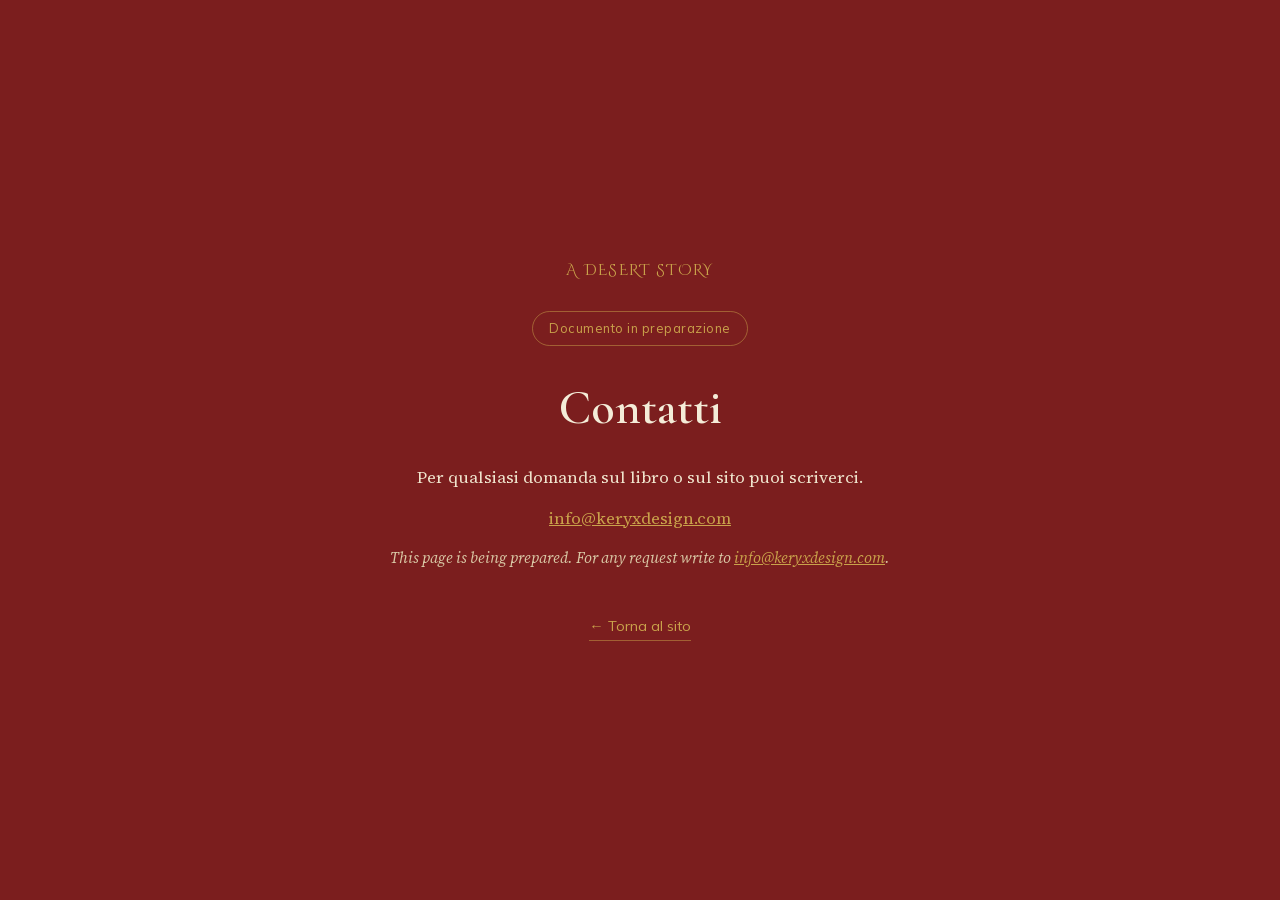
<file: contatti/index.html>
<!DOCTYPE html>
<html lang="it">
<head>
<meta charset="utf-8">
<meta name="viewport" content="width=device-width, initial-scale=1">
<!-- Plausible: senza cookie, nessun banner di consenso sul sito. Pageview, download e link in uscita si accendono dal pannello. -->
<script async src="https://plausible.io/js/pa-6jPm_MkCgFWurwkAUOCcc.js"></script>
<script>
  window.plausible=window.plausible||function(){(plausible.q=plausible.q||[]).push(arguments)},plausible.init=plausible.init||function(i){plausible.o=i||{}};
  plausible.init()
</script>
<meta name="robots" content="noindex,nofollow">
<link rel="icon" href="/favicon.ico" sizes="any">
<link rel="icon" type="image/png" sizes="32x32" href="/favicon-32x32.png">
<link rel="icon" type="image/png" sizes="16x16" href="/favicon-16x16.png">
<link rel="apple-touch-icon" href="/apple-touch-icon.png">
<title>Contatti — A Desert Story</title>
<link rel="stylesheet" href="../fonts/fonts.css">
<style>
  :root{--bordeaux:#7B1E1E;--gold:#C9A24B;--cream:#F4ECD8;--ink:#2A1A12;}
  *{box-sizing:border-box;margin:0;padding:0;}
  body{background:var(--bordeaux);color:var(--cream);font-family:'Source Serif 4',Georgia,serif;
       min-height:100vh;display:flex;align-items:center;justify-content:center;padding:32px;line-height:1.6;}
  .card{max-width:620px;text-align:center;}
  .brand{font-family:'Cinzel Decorative',serif;letter-spacing:.08em;color:var(--gold);
         font-size:.95rem;text-transform:uppercase;margin-bottom:28px;}
  h1{font-family:'Cormorant Garamond',serif;font-weight:600;font-size:clamp(2rem,6vw,3rem);
     color:var(--cream);margin-bottom:18px;}
  p{color:#efe4cd;margin-bottom:14px;font-size:1.05rem;}
  .tag{display:inline-block;border:1px solid rgba(201,162,75,.5);color:var(--gold);
       border-radius:999px;padding:6px 16px;font-family:'Mulish',sans-serif;font-size:.8rem;
       letter-spacing:.04em;margin-bottom:24px;}
  .en{color:#d8c6a4;font-size:.95rem;font-style:italic;margin-top:8px;}
  a{color:var(--gold);}
  .home{display:inline-block;margin-top:30px;font-family:'Mulish',sans-serif;font-size:.9rem;
        text-decoration:none;border-bottom:1px solid rgba(201,162,75,.5);padding-bottom:2px;}
</style>
</head>
<body>
  <div class="card">
    <div class="brand">A Desert Story</div>
    <span class="tag">Documento in preparazione</span>
    <h1>Contatti</h1>
    <p>Per qualsiasi domanda sul libro o sul sito puoi scriverci.</p>
    <p><a href="mailto:info@keryxdesign.com">info@keryxdesign.com</a></p>
    <p class="en">This page is being prepared. For any request write to <a href="mailto:info@keryxdesign.com">info@keryxdesign.com</a>.</p>
    <a class="home" href="../index.html">&larr; Torna al sito</a>
  </div>
</body>
</html>
</file>
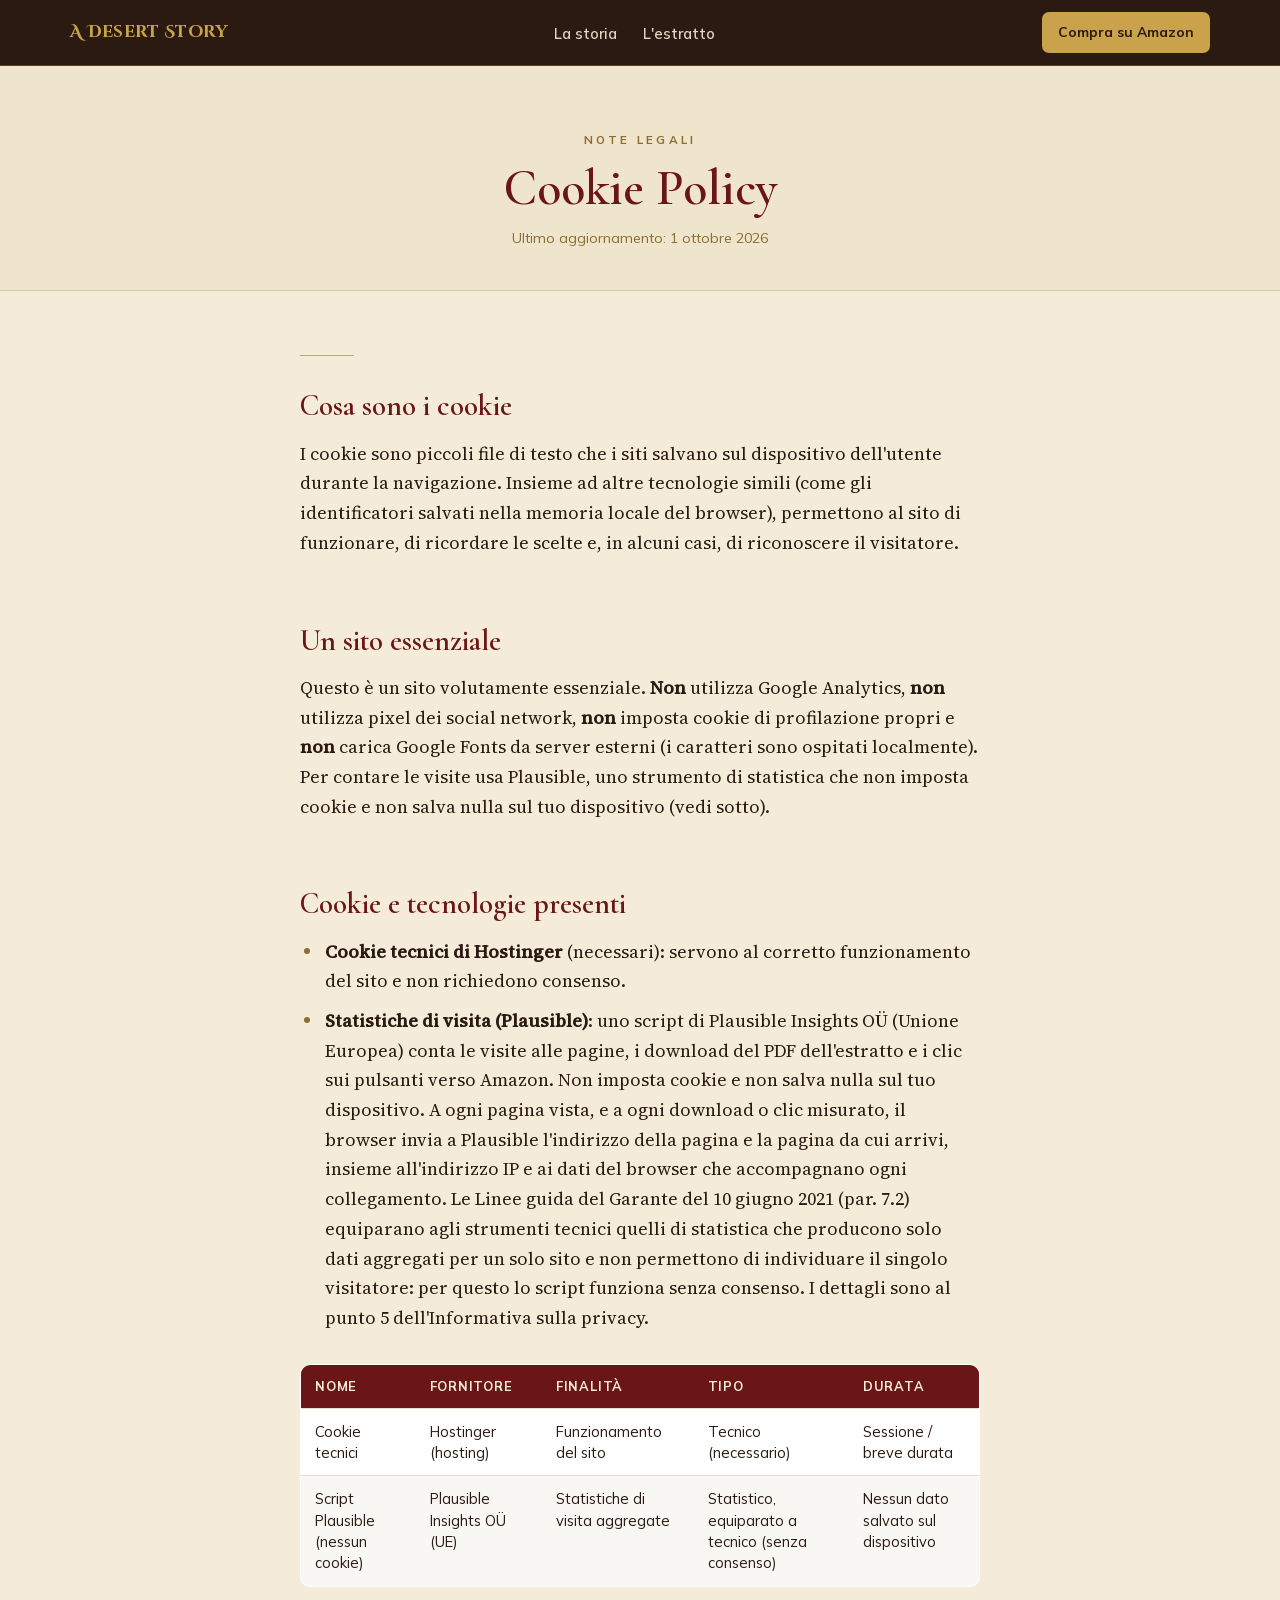
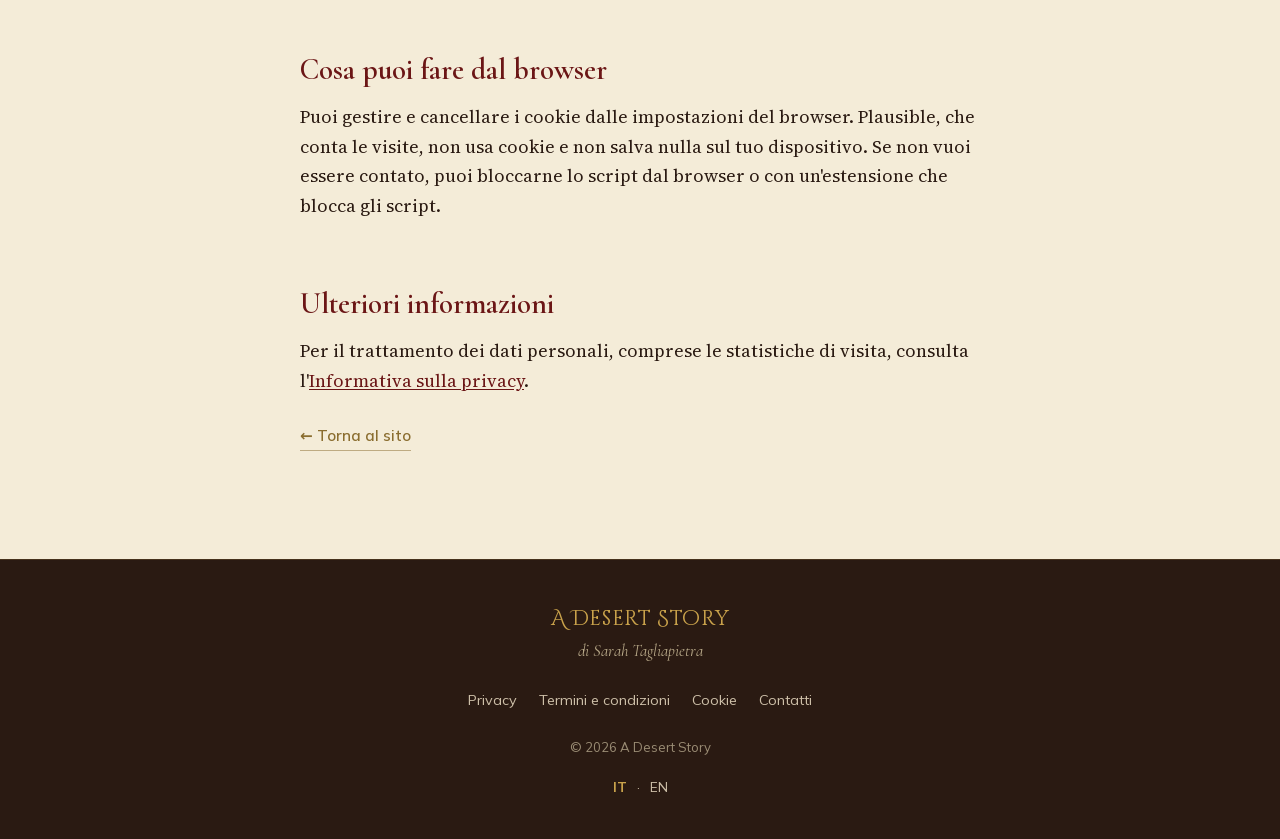
<file: cookie/index.html>
<!DOCTYPE html>
<html lang="it">
<head>
<meta charset="UTF-8">
<meta name="viewport" content="width=device-width, initial-scale=1.0">
<!-- Plausible: senza cookie, nessun banner di consenso sul sito. Pageview, download e link in uscita si accendono dal pannello. -->
<script async src="https://plausible.io/js/pa-6jPm_MkCgFWurwkAUOCcc.js"></script>
<script>
  window.plausible=window.plausible||function(){(plausible.q=plausible.q||[]).push(arguments)},plausible.init=plausible.init||function(i){plausible.o=i||{}};
  plausible.init()
</script>
<meta name="robots" content="noindex,nofollow">
<link rel="icon" href="/favicon.ico" sizes="any">
<link rel="icon" type="image/png" sizes="32x32" href="/favicon-32x32.png">
<link rel="icon" type="image/png" sizes="16x16" href="/favicon-16x16.png">
<link rel="apple-touch-icon" href="/apple-touch-icon.png">
<title>Cookie Policy — A Desert Story</title>
<link rel="stylesheet" href="../fonts/fonts.css">
<style>
  :root{
    --bordeaux-deep:#4A0E0E;
    --bordeaux:#6B1616;
    --bordeaux-ink:#2A1A12;
    --gold:#C9A24B;
    --gold-bronze:#8A6D2F;
    --cream:#F4ECD8;
    --cream-soft:#EFE4CC;
    --f-display:"Cinzel Decorative", serif;
    --f-head:"Cormorant Garamond", serif;
    --f-body:"Source Serif 4", Georgia, serif;
    --f-ui:"Mulish", system-ui, sans-serif;
    --maxw:1180px;
  }
  *{box-sizing:border-box;}
  html{scroll-behavior:smooth;overflow-x:hidden;}
  h1,h2,h3,p{overflow-wrap:break-word;}
  body{
    margin:0;font-family:var(--f-body);color:var(--bordeaux-ink);
    background:var(--cream);font-size:18px;line-height:1.65;
    -webkit-font-smoothing:antialiased;text-rendering:optimizeLegibility;
  }
  img{max-width:100%;height:auto;display:block;}

  /* ---------- Nav ---------- */
  .nav{position:sticky;top:0;z-index:100;background:var(--bordeaux-ink);border-bottom:1px solid rgba(201,162,75,.28);}
  .nav-inner{max-width:var(--maxw);margin:0 auto;display:flex;align-items:center;justify-content:space-between;gap:20px;padding:12px 20px;min-height:58px;}
  .nav-mark{font-family:var(--f-display);font-weight:700;color:var(--gold);font-size:1.05rem;letter-spacing:.02em;text-decoration:none;line-height:1;white-space:nowrap;}
  .nav-links{display:flex;align-items:center;gap:26px;list-style:none;margin:0;padding:0;}
  .nav-links a{font-family:var(--f-ui);font-size:.92rem;font-weight:600;color:var(--cream);text-decoration:none;opacity:.9;transition:opacity .15s ease,color .15s ease;}
  .nav-links a:hover{color:var(--gold);opacity:1;}
  .nav-cta{font-family:var(--f-ui);font-weight:700;font-size:.86rem;background:var(--gold);color:var(--bordeaux-ink);padding:9px 16px;border-radius:7px;text-decoration:none;white-space:nowrap;transition:background .18s ease;}
  .nav-cta:hover{background:#d9b45f;}
  @media (max-width:560px){ .nav-links{display:none;} }

  /* ---------- Legal head ---------- */
  .legal-head{background:var(--cream-soft);border-bottom:1px solid rgba(138,109,47,.22);padding:clamp(40px,7vw,64px) 20px clamp(28px,4vw,40px);text-align:center;}
  .legal-head-inner{max-width:720px;margin:0 auto;}
  .legal-kicker{font-family:var(--f-ui);font-size:.72rem;letter-spacing:.28em;text-transform:uppercase;font-weight:700;color:var(--gold-bronze);margin:0 0 12px;}
  .legal-title{font-family:var(--f-head);color:var(--bordeaux);font-size:clamp(2rem,6vw,3.1rem);line-height:1.1;margin:0 0 12px;}
  .legal-updated{font-family:var(--f-ui);font-size:.88rem;color:var(--gold-bronze);margin:0;}

  /* ---------- Legal body ---------- */
  .legal{max-width:720px;margin:0 auto;padding:clamp(40px,6vw,64px) 20px clamp(56px,8vw,88px);}
  .legal h2{
    font-family:var(--f-head);color:var(--bordeaux);
    font-size:clamp(1.4rem,3.4vw,1.85rem);line-height:1.2;
    margin:2.2em 0 .5em;
  }
  .legal h2:first-of-type{margin-top:0;}
  .legal p{margin:0 0 1.1em;}
  .legal ul{margin:0 0 1.2em;padding:0;list-style:none;}
  .legal ul li{position:relative;padding:0 0 .55em 1.4em;}
  .legal ul li::before{content:"";position:absolute;left:.2em;top:.62em;width:6px;height:6px;border-radius:50%;background:var(--gold-bronze);}
  .legal a{color:var(--bordeaux);text-decoration:underline;text-underline-offset:2px;}
  .legal a:hover{color:var(--gold-bronze);}
  .legal button.inline-link{
    background:none;border:none;padding:0;cursor:pointer;font:inherit;
    color:var(--bordeaux);text-decoration:underline;text-underline-offset:2px;
  }
  .legal button.inline-link:hover{color:var(--gold-bronze);}
  .legal .placeholder{
    background:rgba(201,162,75,.16);
    border:1px dashed var(--gold-bronze);
    border-radius:4px;padding:1px 8px;font-family:var(--f-ui);font-weight:700;
    font-size:.92em;color:var(--bordeaux);white-space:nowrap;
  }
  .legal .rule{width:54px;height:1px;background:var(--gold-bronze);opacity:.55;margin:0 0 clamp(24px,4vw,32px);}
  .legal .back{
    display:inline-flex;align-items:center;gap:8px;margin-top:8px;
    font-family:var(--f-ui);font-weight:600;font-size:.95rem;
    color:var(--gold-bronze);text-decoration:none;
    border-bottom:1px solid rgba(138,109,47,.5);padding-bottom:2px;
  }
  .legal .back:hover{color:var(--bordeaux);}

  /* ---------- Tabella cookie ---------- */
  .ck-table-wrap{overflow-x:auto;margin:0 0 1.6em;-webkit-overflow-scrolling:touch;}
  table.ck-table{
    width:100%;border-collapse:collapse;min-width:560px;
    font-family:var(--f-ui);font-size:.92rem;line-height:1.45;
    background:#fff;border:1px solid rgba(138,109,47,.4);border-radius:10px;overflow:hidden;
  }
  table.ck-table thead th{
    background:var(--bordeaux);color:var(--cream);
    text-align:left;font-weight:700;font-size:.8rem;
    text-transform:uppercase;letter-spacing:.06em;
    padding:12px 14px;
  }
  table.ck-table td{
    padding:12px 14px;border-top:1px solid rgba(138,109,47,.22);
    color:var(--bordeaux-ink);vertical-align:top;
  }
  table.ck-table tbody tr:nth-child(even) td{background:rgba(138,109,47,.05);}
  table.ck-table td code{
    font-family:ui-monospace,SFMono-Regular,Menlo,monospace;
    background:rgba(201,162,75,.16);padding:1px 6px;border-radius:4px;font-size:.9em;
  }

  /* ---------- Footer ---------- */
  footer{background:var(--bordeaux-ink);color:#cdbfa8;padding:48px 20px 40px;text-align:center;font-family:var(--f-ui);font-size:.92rem;border-top:1px solid rgba(201,162,75,.18);}
  footer .foot-inner{max-width:var(--maxw);margin:0 auto;}
  footer .fw{font-family:var(--f-display);color:var(--gold);font-size:1.3rem;letter-spacing:.03em;line-height:1.1;}
  footer .fw-sub{margin-top:6px;font-style:italic;color:#b7a888;font-family:var(--f-head);font-size:1.05rem;}
  .foot-links{margin-top:24px;display:flex;flex-wrap:wrap;gap:8px 22px;justify-content:center;align-items:center;}
  .foot-links a{color:#cdbfa8;text-decoration:none;font-size:.9rem;border-bottom:1px solid transparent;padding-bottom:1px;transition:color .15s ease,border-color .15s ease;cursor:pointer;}
  .foot-links a:hover{color:var(--gold);border-color:rgba(201,162,75,.5);}
  .foot-copy{margin-top:22px;font-size:.82rem;color:#9a8c74;}
  .lang-switch{margin-top:18px;font-size:.85rem;}
  .lang-switch a{color:#cdbfa8;text-decoration:none;padding:0 6px;}
  .lang-switch a.active{color:var(--gold);font-weight:700;}

  a:focus-visible,button:focus-visible{outline:2px solid var(--gold);outline-offset:2px;}
</style>
</head>
<body>

<nav class="nav" aria-label="Navigazione principale">
  <div class="nav-inner">
    <a href="../index.html" class="nav-mark">A Desert Story</a>
    <ul class="nav-links">
      <li><a href="../index.html#la-storia">La storia</a></li>
      <li><a href="../estratto/">L'estratto</a></li>
    </ul>
    <a href="https://www.amazon.it/dp/B0HKR9F6R9" class="nav-cta" target="_blank" rel="noopener">Compra su Amazon</a>
  </div>
</nav>

<header class="legal-head">
  <div class="legal-head-inner">
    <p class="legal-kicker">Note legali</p>
    <h1 class="legal-title">Cookie Policy</h1>
    <p class="legal-updated">Ultimo aggiornamento: <span class="placeholder">1 ottobre 2026</span></p>
  </div>
</header>

<main class="legal">
  <div class="rule"></div>

  <h2>Cosa sono i cookie</h2>
  <p>I cookie sono piccoli file di testo che i siti salvano sul dispositivo dell'utente durante la navigazione. Insieme ad altre tecnologie simili (come gli identificatori salvati nella memoria locale del browser), permettono al sito di funzionare, di ricordare le scelte e, in alcuni casi, di riconoscere il visitatore.</p>

  <h2>Un sito essenziale</h2>
  <p>Questo è un sito volutamente essenziale. <strong>Non</strong> utilizza Google Analytics, <strong>non</strong> utilizza pixel dei social network, <strong>non</strong> imposta cookie di profilazione propri e <strong>non</strong> carica Google Fonts da server esterni (i caratteri sono ospitati localmente). Per contare le visite usa Plausible, uno strumento di statistica che non imposta cookie e non salva nulla sul tuo dispositivo (vedi sotto).</p>

  <h2>Cookie e tecnologie presenti</h2>
  <ul>
    <li><strong>Cookie tecnici di Hostinger</strong> (necessari): servono al corretto funzionamento del sito e non richiedono consenso.</li>
    <li><strong>Statistiche di visita (Plausible)</strong>: uno script di Plausible Insights OÜ (Unione Europea) conta le visite alle pagine, i download del PDF dell'estratto e i clic sui pulsanti verso Amazon. Non imposta cookie e non salva nulla sul tuo dispositivo. A ogni pagina vista, e a ogni download o clic misurato, il browser invia a Plausible l'indirizzo della pagina e la pagina da cui arrivi, insieme all'indirizzo IP e ai dati del browser che accompagnano ogni collegamento. Le Linee guida del Garante del 10 giugno 2021 (par. 7.2) equiparano agli strumenti tecnici quelli di statistica che producono solo dati aggregati per un solo sito e non permettono di individuare il singolo visitatore: per questo lo script funziona senza consenso. I dettagli sono al punto 5 dell'Informativa sulla privacy.</li>
  </ul>

  <div class="ck-table-wrap">
    <table class="ck-table">
      <thead>
        <tr>
          <th>Nome</th>
          <th>Fornitore</th>
          <th>Finalità</th>
          <th>Tipo</th>
          <th>Durata</th>
        </tr>
      </thead>
      <tbody>
        <tr>
          <td>Cookie tecnici</td>
          <td>Hostinger (hosting)</td>
          <td>Funzionamento del sito</td>
          <td>Tecnico (necessario)</td>
          <td>Sessione / breve durata</td>
        </tr>
        <tr>
          <td>Script Plausible (nessun cookie)</td>
          <td>Plausible Insights OÜ (UE)</td>
          <td>Statistiche di visita aggregate</td>
          <td>Statistico, equiparato a tecnico (senza consenso)</td>
          <td>Nessun dato salvato sul dispositivo</td>
        </tr>
      </tbody>
    </table>
  </div>

  <h2>Cosa puoi fare dal browser</h2>
  <p>Puoi gestire e cancellare i cookie dalle impostazioni del browser. Plausible, che conta le visite, non usa cookie e non salva nulla sul tuo dispositivo. Se non vuoi essere contato, puoi bloccarne lo script dal browser o con un'estensione che blocca gli script.</p>

  <h2>Ulteriori informazioni</h2>
  <p>Per il trattamento dei dati personali, comprese le statistiche di visita, consulta l'<a href="../privacy/">Informativa sulla privacy</a>.</p>

  <p><a class="back" href="../index.html">&larr; Torna al sito</a></p>
</main>

<footer>
  <div class="foot-inner">
    <div class="fw">A Desert Story</div>
    <div class="fw-sub">di Sarah Tagliapietra</div>
    <nav class="foot-links" aria-label="Link legali">
      <a href="../privacy/">Privacy</a>
      <a href="../termini/">Termini e condizioni</a>
      <a href="../cookie/">Cookie</a>
      <a href="mailto:info@keryxdesign.com">Contatti</a>
    </nav>
    <div class="foot-copy">© 2026 A Desert Story</div>
    <div class="lang-switch">
      <a href="../index.html" class="active">IT</a> · <a href="../en/index.html">EN</a>
    </div>
  </div>
</footer>

</body>
</html>
</file>
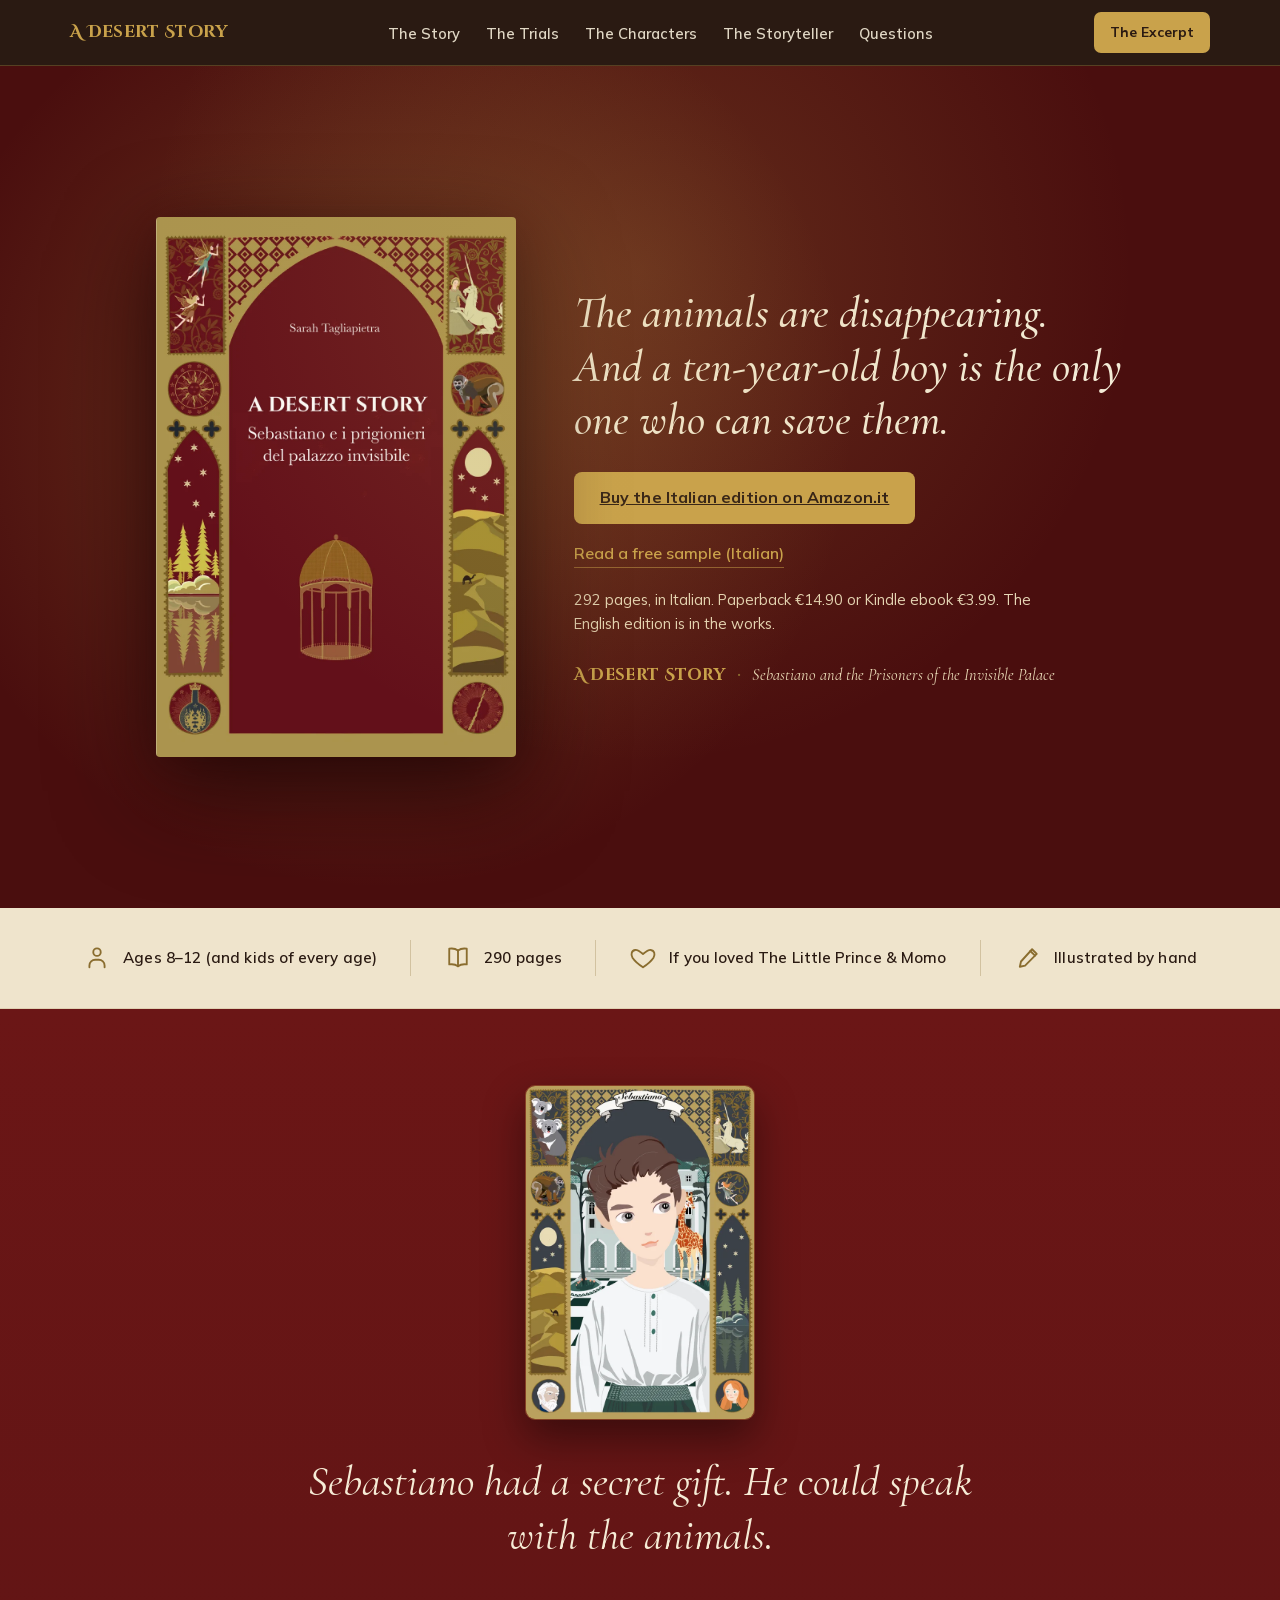
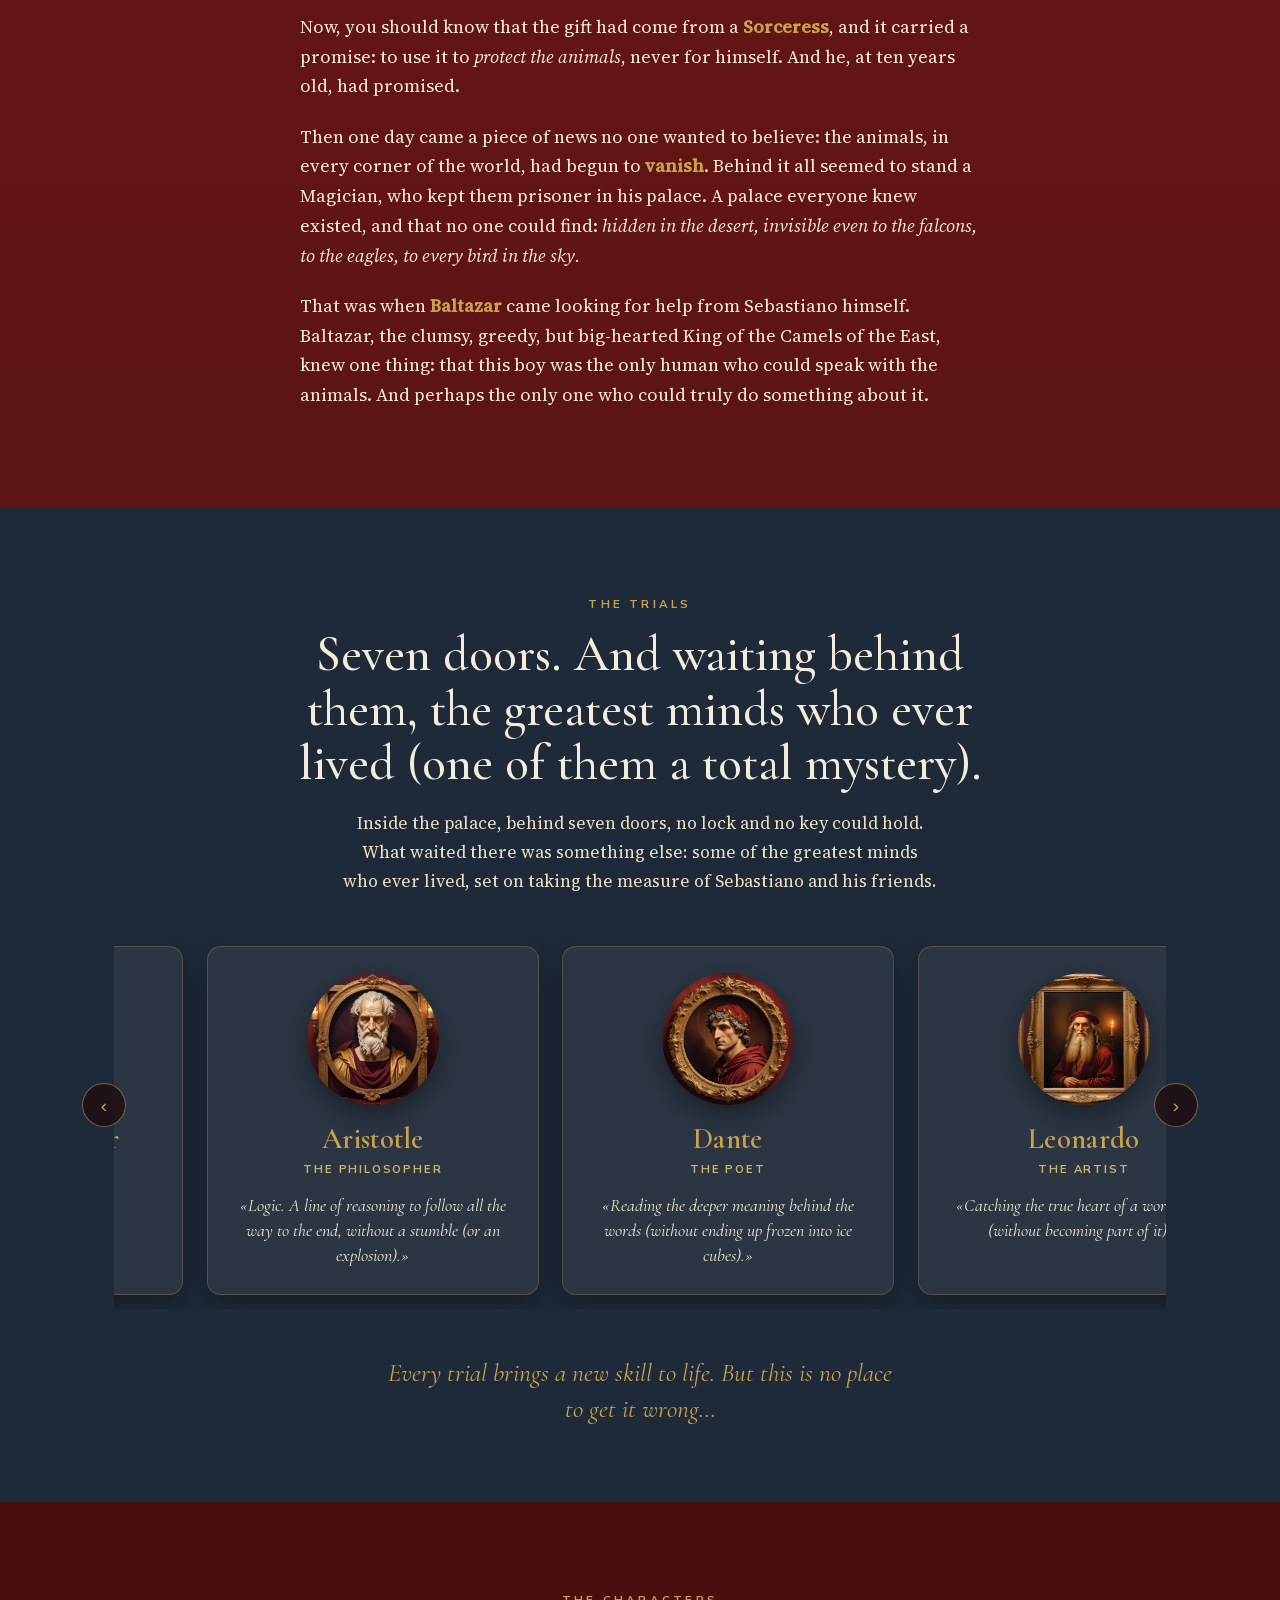
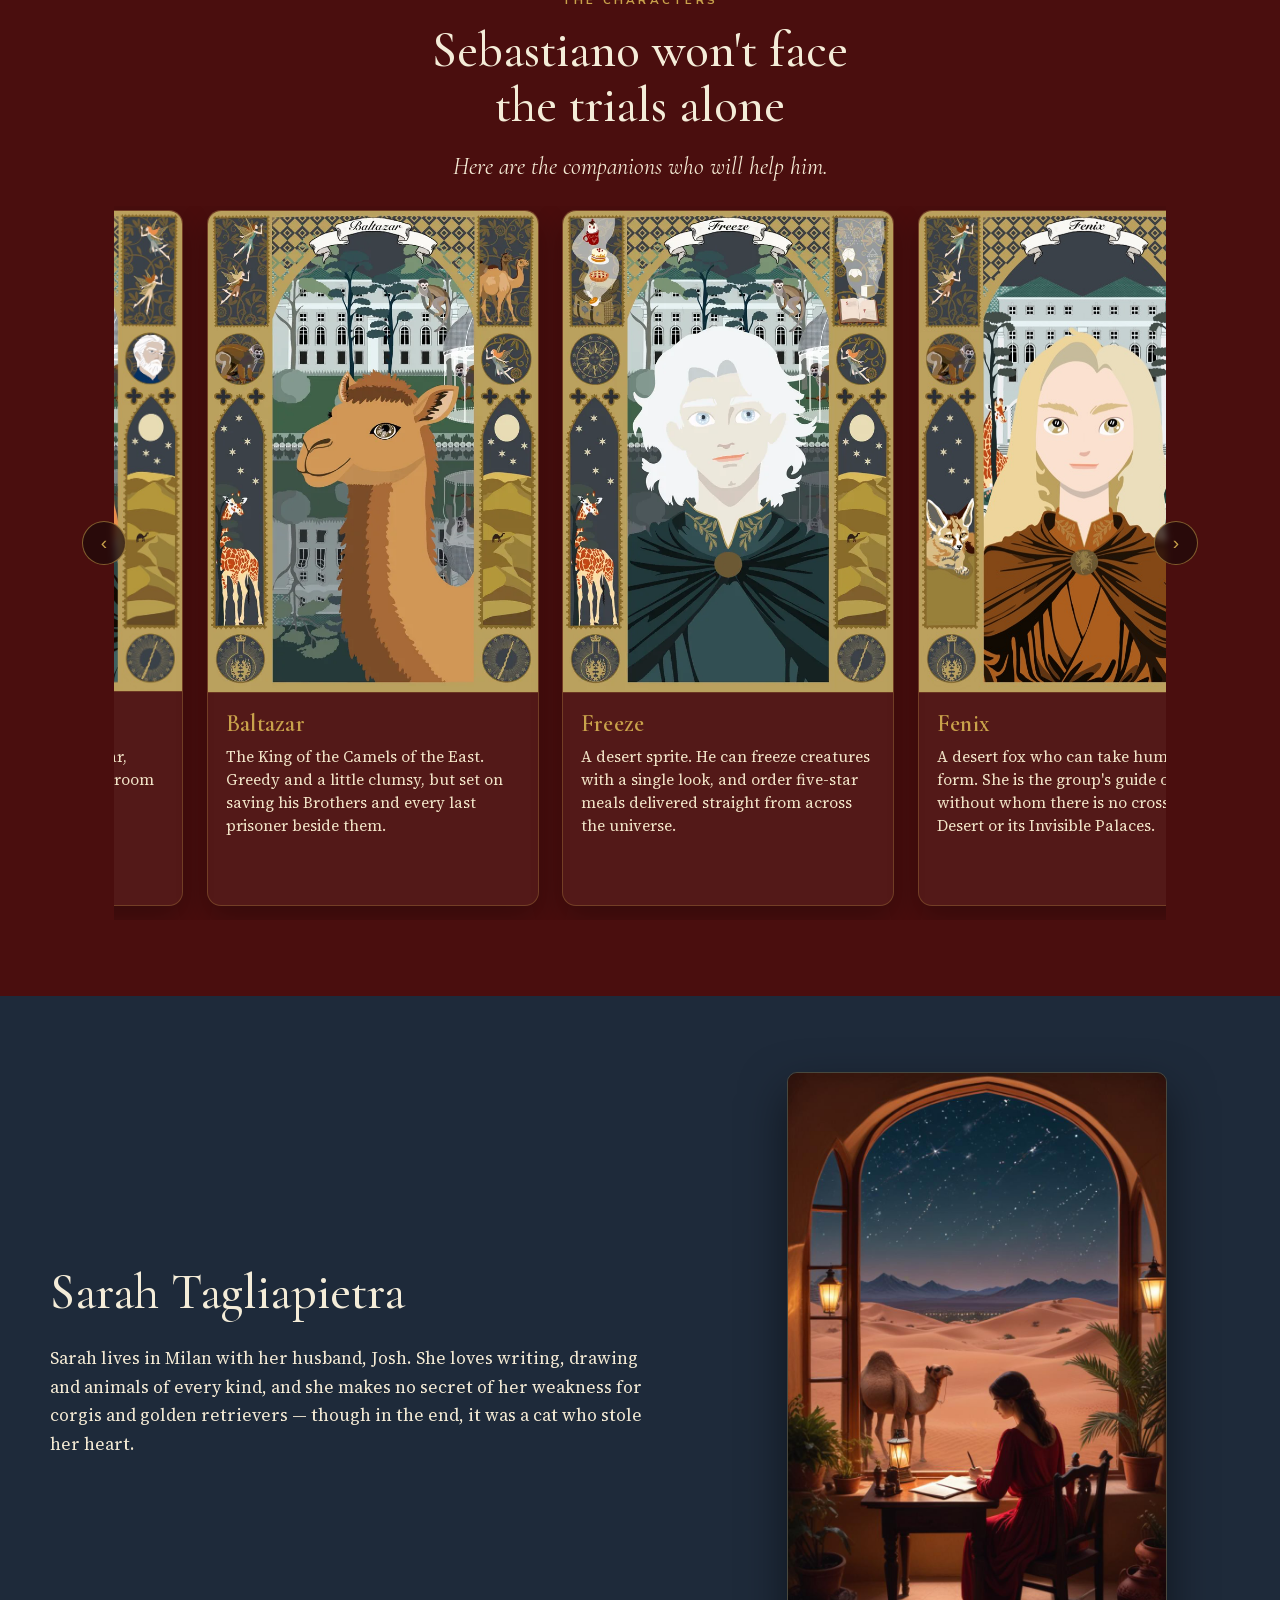
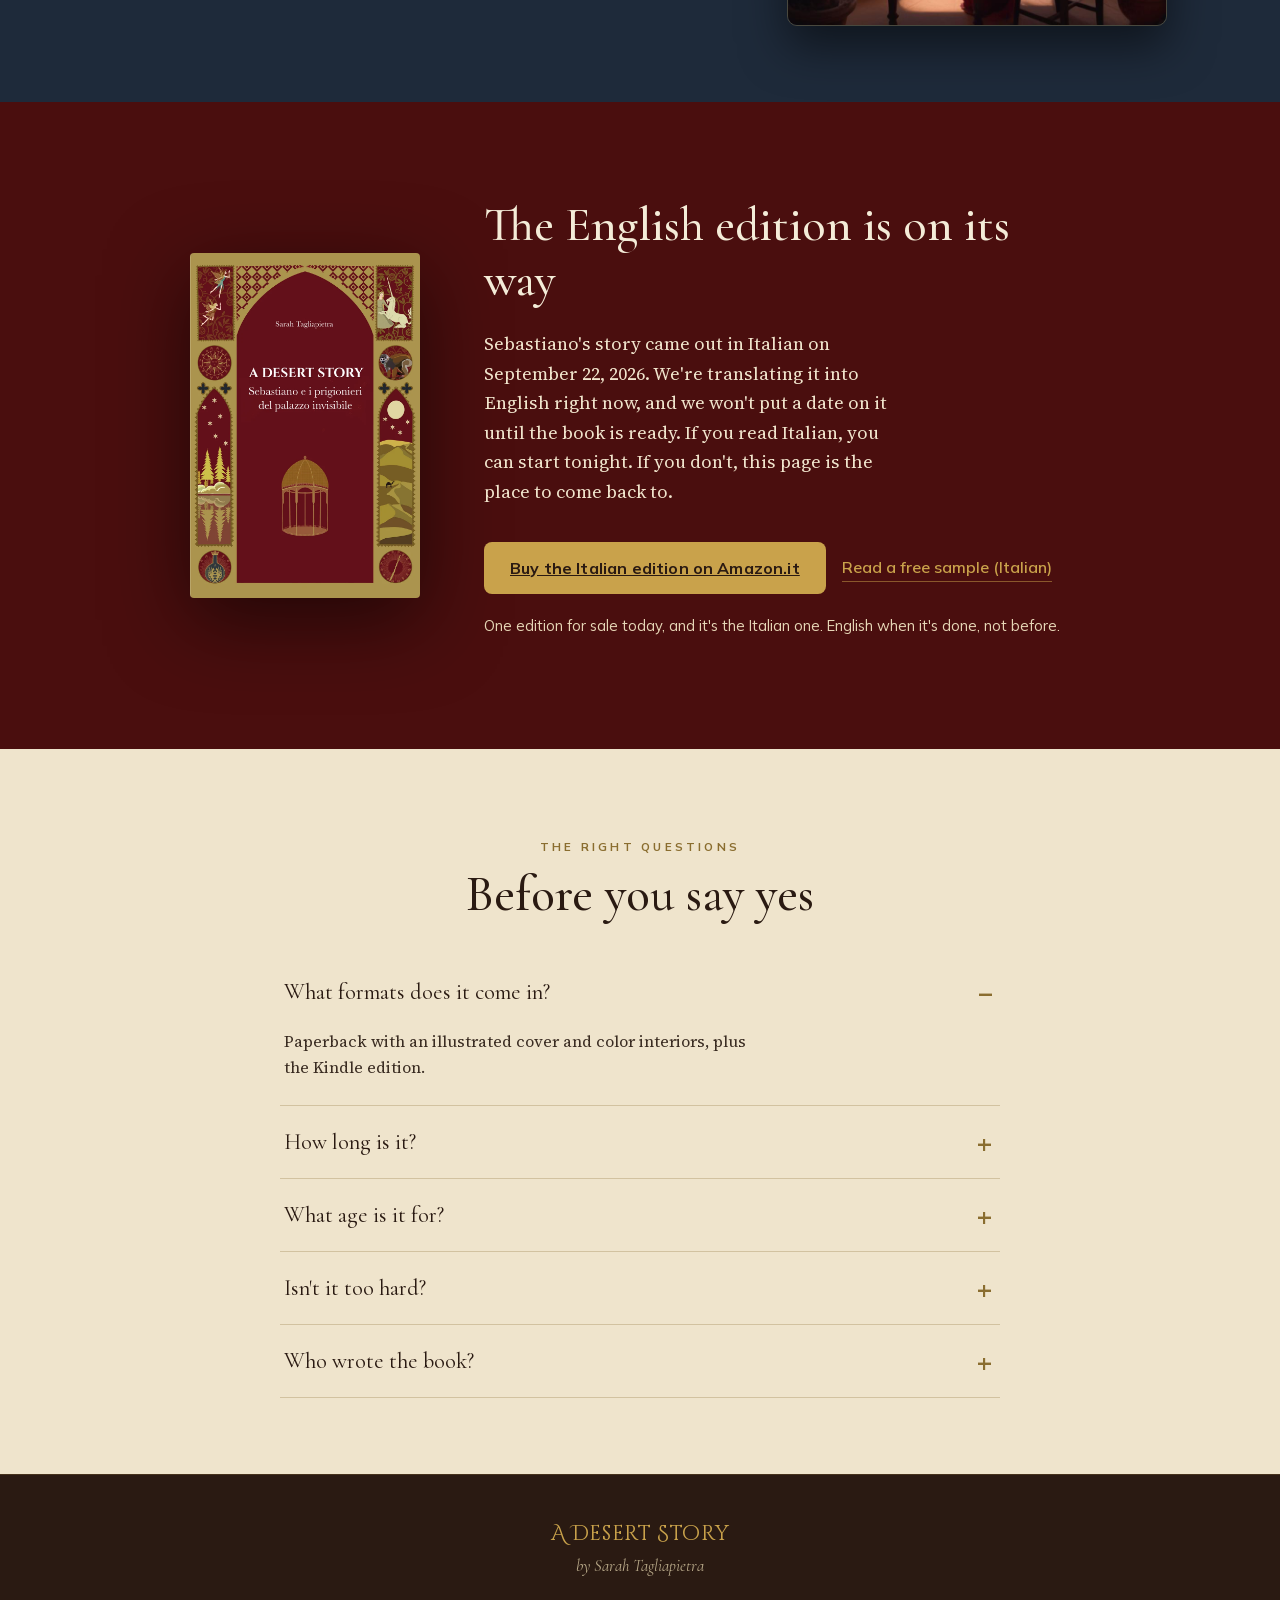
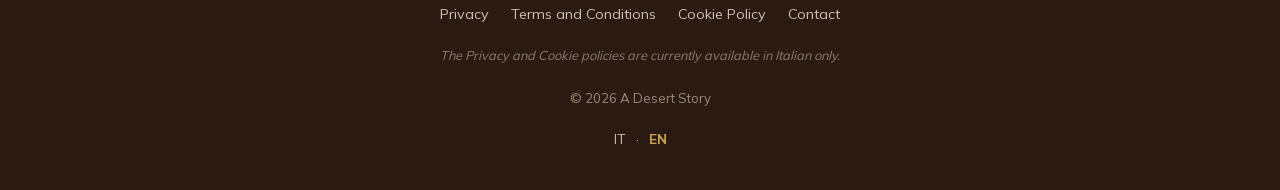
<file: en/index.html>
<!DOCTYPE html>
<html lang="en">
<head>
<meta charset="UTF-8">
<meta name="viewport" content="width=device-width, initial-scale=1.0">
<!-- Plausible: senza cookie, nessun banner di consenso sul sito. Pageview, download e link in uscita si accendono dal pannello. -->
<script async src="https://plausible.io/js/pa-6jPm_MkCgFWurwkAUOCcc.js"></script>
<script>
  window.plausible=window.plausible||function(){(plausible.q=plausible.q||[]).push(arguments)},plausible.init=plausible.init||function(i){plausible.o=i||{}};
  plausible.init()
</script>
<meta name="robots" content="index, follow, max-image-preview:large">
<link rel="icon" href="/favicon.ico" sizes="any">
<link rel="icon" type="image/png" sizes="32x32" href="/favicon-32x32.png">
<link rel="icon" type="image/png" sizes="16x16" href="/favicon-16x16.png">
<link rel="apple-touch-icon" href="/apple-touch-icon.png">
<title>A Desert Story — the illustrated novel that teaches how to think</title>
<meta name="description" content="An adventure in the desert for readers aged 8–12. Sebastiano talks to animals and faces seven trials guided by history's greatest minds. Read the free sample.">
<link rel="canonical" href="https://adesertstory.com/en/">
<link rel="alternate" hreflang="it" href="https://adesertstory.com/">
<link rel="alternate" hreflang="en" href="https://adesertstory.com/en/">
<link rel="alternate" hreflang="x-default" href="https://adesertstory.com/">
<meta property="og:type" content="book">
<meta property="og:title" content="A Desert Story · Sebastiano and the Prisoners of the Invisible Palace">
<meta property="og:description" content="An illustrated novel for young readers. Ten-year-old Sebastiano can talk to animals and journeys into the desert to free them from an invisible palace.">
<meta property="og:image" content="https://adesertstory.com/img/og.jpg?v=2">
<meta property="og:image:width" content="1200">
<meta property="og:image:height" content="630">
<meta property="og:image:alt" content="Cover of A Desert Story, by Sarah Tagliapietra.">
<meta property="og:url" content="https://adesertstory.com/en/">
<meta property="og:locale" content="en_US">
<meta property="og:locale:alternate" content="it_IT">
<meta property="og:site_name" content="A Desert Story">
<meta name="twitter:card" content="summary_large_image">
<meta name="twitter:title" content="A Desert Story · Sebastiano and the Prisoners of the Invisible Palace">
<meta name="twitter:description" content="An illustrated novel for young readers. Ten-year-old Sebastiano can talk to animals and journeys into the desert to free them from an invisible palace.">
<meta name="twitter:image" content="https://adesertstory.com/img/og.jpg?v=2">
<link rel="stylesheet" href="../fonts/fonts.css">
<style>
  :root{
    --bordeaux-deep:#4A0E0E;
    --bordeaux:#6B1616;
    --bordeaux-ink:#2A1A12;
    --gold:#C9A24B;
    --gold-bronze:#8A6D2F;
    --cream:#F4ECD8;
    --cream-soft:#EFE4CC;
    --night-blue:#1E2A3A;
    --teal:#2E6E6A;

    --f-display:"Cinzel Decorative", serif;
    --f-head:"Cormorant Garamond", serif;
    --f-body:"Source Serif 4", Georgia, serif;
    --f-ui:"Mulish", system-ui, sans-serif;

    --maxw:1180px;
    --prose:38rem; /* ~60-66 chars */
  }

  *{box-sizing:border-box;}
  html{scroll-behavior:smooth;overflow-x:hidden;}
  h1,h2,h3,p{overflow-wrap:break-word;}
  body{
    margin:0;
    font-family:var(--f-body);
    color:var(--bordeaux-ink);
    background:var(--cream);
    font-size:18px;
    line-height:1.65;
    -webkit-font-smoothing:antialiased;
    text-rendering:optimizeLegibility;
  }
  img{max-width:100%;height:auto;display:block;}

  /* ---------- Sections ---------- */
  section{padding:76px 20px;scroll-margin-top:74px;}
  .wrap{max-width:var(--maxw);margin:0 auto;}
  .prose{max-width:var(--prose);margin-inline:auto;}

  /* ---------- Nav header (sticky) ---------- */
  .nav{
    position:sticky;top:0;z-index:100;
    background:var(--bordeaux-ink);
    border-bottom:1px solid rgba(201,162,75,.28);
  }
  .nav-inner{
    max-width:var(--maxw);margin:0 auto;
    display:flex;align-items:center;justify-content:space-between;
    gap:20px;padding:12px 20px;min-height:58px;
  }
  .nav-mark{
    font-family:var(--f-display);font-weight:700;color:var(--gold);
    font-size:1.05rem;letter-spacing:.02em;text-decoration:none;line-height:1;
    white-space:nowrap;
  }
  .nav-links{
    display:flex;align-items:center;gap:26px;list-style:none;margin:0;padding:0;
  }
  .nav-links a{
    font-family:var(--f-ui);font-size:.92rem;font-weight:600;
    color:var(--cream);text-decoration:none;opacity:.9;
    transition:opacity .15s ease,color .15s ease;
  }
  .nav-links a:hover{color:var(--gold);opacity:1;}
  .nav-cta{
    font-family:var(--f-ui);font-weight:700;font-size:.86rem;
    background:var(--gold);color:var(--bordeaux-ink);
    padding:9px 16px;border-radius:7px;text-decoration:none;
    white-space:nowrap;transition:background .18s ease;
  }
  .nav-cta:hover{background:#d9b45f;color:var(--bordeaux-ink) !important;opacity:1;}
  .nav-toggle{
    display:none;background:none;border:none;cursor:pointer;
    padding:8px;color:var(--cream);
  }
  .nav-toggle svg{width:28px;height:28px;display:block;}
  .nav-menu{display:contents;}

  @media (max-width:820px){
    .nav-toggle{display:inline-flex;}
    .nav-menu{
      display:none;position:absolute;left:0;right:0;top:100%;
      flex-direction:column;
      background:var(--bordeaux-ink);
      border-bottom:1px solid rgba(201,162,75,.28);
      padding:8px 20px 20px;
    }
    .nav-menu.open{display:flex;}
    .nav-menu .nav-links{
      flex-direction:column;align-items:stretch;gap:0;width:100%;
    }
    .nav-menu .nav-links li{border-bottom:1px solid rgba(201,162,75,.16);}
    .nav-menu .nav-links a{display:block;padding:15px 2px;font-size:1.05rem;}
    .nav-menu .nav-cta{
      display:block;text-align:center;margin-top:16px;padding:14px 16px;font-size:1rem;
    }
  }

  .dark{background:var(--bordeaux);color:var(--cream);}
  .dark-deep{background:var(--bordeaux-deep);color:var(--cream);}
  .night{background:var(--night-blue);color:var(--cream);}
  .light{background:var(--cream);color:var(--bordeaux-ink);}
  .light-soft{background:var(--cream-soft);color:var(--bordeaux-ink);}

  /* ---------- Typographic bits ---------- */
  .kicker{
    font-family:var(--f-ui);
    font-size:.72rem;
    letter-spacing:.28em;
    text-transform:uppercase;
    font-weight:700;
  }
  .kicker.gold{color:var(--gold);}
  .kicker.bronze{color:var(--gold-bronze);}

  /* emphasis in body copy */
  p strong{font-weight:700;color:inherit;}
  p em{font-style:italic;}
  .dark p strong,.dark-deep p strong,.night p strong,.synopsis p strong{color:var(--gold);}
  .light p strong,.light-soft p strong{color:var(--bordeaux);}
  .dark p em,.dark-deep p em,.night p em,.synopsis p em{color:#f7edd6;}

  h1,h2,h3{font-weight:500;line-height:1.12;margin:0;}
  .wordmark{
    font-family:var(--f-display);
    font-weight:700;
    color:var(--gold);
    line-height:1.05;
  }
  .section-title{
    font-family:var(--f-head);
    font-size:clamp(1.75rem,5vw,3.1rem);
    line-height:1.1;
  }
  .dark .section-title,.dark-deep .section-title,.night .section-title{color:var(--cream);}
  .light .section-title,.light-soft .section-title{color:var(--bordeaux-ink);}

  em.subline{
    font-family:var(--f-head);
    font-style:italic;
    color:var(--gold);
    font-size:clamp(1.25rem,2.6vw,1.6rem);
    line-height:1.4;
    display:block;
  }

  .signature{
    font-family:var(--f-display);
    font-style:normal;
    color:var(--gold);
    font-size:1.5rem;
    letter-spacing:.04em;
  }

  /* ---------- Ogival gold arch frieze ---------- */
  .arch{
    width:64px;height:80px;margin:0 auto 26px;
    display:block;color:var(--gold);opacity:.9;
  }
  .light .arch,.light-soft .arch{color:var(--gold-bronze);opacity:.85;}

  /* ---------- Buttons / form ---------- */
  .signup{
    display:flex;flex-wrap:wrap;gap:12px;
    max-width:480px;
  }
  .signup input[type=email],.signup input[type=text]{
    flex:1 1 200px;
    min-height:52px;
    padding:0 18px;
    border-radius:8px;
    border:1px solid rgba(201,162,75,.5);
    background:rgba(244,236,216,.08);
    color:var(--cream);
    font-family:var(--f-ui);
    font-size:1rem;
  }
  .light .signup input[type=email],.light .signup input[type=text],.light-soft .signup input[type=email],.light-soft .signup input[type=text]{
    background:#fff;color:var(--bordeaux-ink);border:1px solid rgba(138,109,47,.55);
  }
  .signup input::placeholder{color:rgba(244,236,216,.6);}
  .light .signup input::placeholder,.light-soft .signup input::placeholder{color:rgba(42,26,18,.5);}

  .btn-gold{
    display:inline-flex;align-items:center;justify-content:center;
    min-height:52px;padding:0 26px;
    background:var(--gold);
    color:var(--bordeaux-ink);
    font-family:var(--f-ui);font-weight:700;font-size:1rem;
    border:none;border-radius:8px;cursor:pointer;
    letter-spacing:.01em;
    transition:background .18s ease, transform .18s ease;
  }
  .btn-gold:hover{background:#d9b45f;transform:translateY(-1px);}
  a,button,input{
    outline:none;
  }
  a:focus-visible,button:focus-visible,input:focus-visible,summary:focus-visible{
    outline:2px solid var(--gold);
    outline-offset:2px;
  }
  .light a:focus-visible,.light-soft summary:focus-visible,.light-soft input:focus-visible,.light-soft button:focus-visible{
    outline-color:var(--gold-bronze);
  }
  .reassure{
    font-family:var(--f-ui);
    font-size:.9rem;
    margin-top:14px;
    color:rgba(244,236,216,.85);
  }
  .light .reassure,.light-soft .reassure{color:var(--gold-bronze);}

  .softlink{
    font-family:var(--f-ui);
    font-weight:600;
    color:var(--gold-bronze);
    text-decoration:none;
    border-bottom:1px solid rgba(138,109,47,.5);
    padding-bottom:1px;
  }
  .dark .softlink,.dark-deep .softlink,.night .softlink{color:var(--gold);border-color:rgba(201,162,75,.5);}

  /* ========== 1. HERO ========== */
  .hero{
    background:var(--bordeaux-deep);
    position:relative;overflow:hidden;
    display:flex;align-items:center;
    min-height:calc(100svh - 58px);
    padding-top:clamp(24px,4vh,48px);
    padding-bottom:clamp(24px,4vh,48px);
  }
  .hero .glow{
    position:absolute;inset:0;
    background:radial-gradient(circle at 30% 42%, rgba(201,162,75,.28), rgba(201,162,75,0) 46%);
    pointer-events:none;
  }
  .hero-grid{
    position:relative;
    width:100%;
    max-width:980px;
    margin-inline:auto;
    display:grid;
    grid-template-columns:38% 1fr;
    gap:clamp(32px,4vw,56px);align-items:center;
    justify-content:center;
  }
  .hero-cover{
    filter:drop-shadow(0 26px 46px rgba(0,0,0,.55)) drop-shadow(0 8px 18px rgba(74,14,14,.6));
    border-radius:4px;
    height:clamp(320px,60vh,560px);
    width:auto;margin:0 auto;
  }
  .hero h1.wordmark{
    font-size:clamp(2.35rem,6vw,4.6rem);
    margin:0 0 12px;
  }
  .wordmark{overflow-wrap:break-word;}
  .hero-subtitle{
    font-family:var(--f-head);
    font-style:italic;
    font-weight:500;
    color:var(--gold);
    font-size:clamp(1.5rem,3.4vw,2.5rem);
    line-height:1.22;
    margin:0 0 clamp(12px,2vh,18px);
    max-width:24ch;
  }
  .hero-headline{
    font-family:var(--f-head);
    color:var(--cream);
    font-size:clamp(1.7rem,3.7vw,2.8rem);
    line-height:1.2;
    font-weight:500;
    font-style:italic;
    margin:0 0 clamp(18px,2.6vh,26px);
    max-width:34ch;
  }
  .hero-book{
    margin:clamp(18px,3vh,30px) 0 0;
    text-align:left;line-height:1.35;
    font-size:clamp(.82rem,1.5vw,1.02rem);
    font-weight:400;
  }
  .hero-book .hb-title{font-family:var(--f-display);font-weight:700;color:var(--gold);letter-spacing:.02em;}
  .hero-book .hb-sep{color:var(--gold-bronze);margin:0 .45em;}
  .hero-book .hb-sub{font-family:var(--f-head);font-style:italic;color:#e9d9b6;}
  .hero-cta{max-width:480px;}
  .hero-format{margin-top:12px;margin-bottom:0;}
  .hero .cta-micro{margin-bottom:8px;}
  .hero-reassure{margin-top:0;margin-bottom:14px;max-width:44ch;}
  /* ========== 1b. INFO-BAR (striscia chiara sotto l'hero) ========== */
  .infobar{
    background:var(--cream-soft);
    padding:32px 20px;
    border-bottom:1px solid rgba(138,109,47,.16);
  }
  .infobar-inner{
    max-width:var(--maxw);margin:0 auto;
    display:flex;flex-wrap:wrap;align-items:center;justify-content:center;
    gap:14px 0;
  }
  .infobar-item{
    display:flex;align-items:center;gap:12px;
    padding:4px 30px;
    flex:1 1 auto;justify-content:center;
    min-width:0;
  }
  .infobar-item + .infobar-item{
    border-left:1px solid rgba(138,109,47,.28);
  }
  .infobar-ico{
    flex:0 0 auto;color:var(--gold-bronze);
    display:inline-flex;
  }
  .infobar-ico svg{width:28px;height:28px;display:block;}
  .infobar-text{
    font-family:var(--f-ui);
    font-size:.95rem;font-weight:600;
    line-height:1.3;
    color:var(--bordeaux-ink);
    letter-spacing:.005em;
  }
  @media (max-width:820px){
    .infobar{padding:26px 16px;}
    .infobar-inner{gap:16px 0;}
    .infobar-item{
      flex:1 1 44%;padding:6px 14px;justify-content:flex-start;gap:10px;
    }
    .infobar-item + .infobar-item{border-left:none;}
    .infobar-item:nth-child(even){border-left:1px solid rgba(138,109,47,.28);}
    .infobar-ico svg{width:24px;height:24px;}
    .infobar-text{font-size:.86rem;}
  }
  @media (max-width:440px){
    .infobar-item{flex:1 1 100%;justify-content:flex-start;}
    .infobar-item:nth-child(even){border-left:none;}
  }

  /* ========== 2. SYNOPSIS ========== */
  .synopsis{background:linear-gradient(180deg,var(--bordeaux) 0%, #5c1414 100%);}
  .synopsis p{margin:0 0 1.15em;color:#f6ecd6;}
  .synopsis .sig-line{text-align:right;margin-top:8px;}

  /* ---------- Section headline helper ---------- */
  .sec-head{text-align:center;margin-bottom:40px;}
  .sec-head .section-title{margin-inline:auto;max-width:20ch;}

  /* ========== 2b. SYNOPSIS single-axis column ========== */
  .synopsis-col{max-width:680px;margin-inline:auto;}
  .synopsis-col .sec-head{margin-bottom:34px;}
  .synopsis-overline{
    font-family:var(--f-head);
    font-style:italic;
    color:var(--gold);
    font-size:clamp(1.15rem,2.4vw,1.5rem);
    line-height:1.35;
    max-width:26ch;
    margin:0 auto 14px;
    display:block;
  }
  .synopsis-hero{margin:0 auto 26px;max-width:230px;}
  .synopsis-hero img{
    width:100%;height:auto;border-radius:10px;
    box-shadow:0 18px 42px rgba(0,0,0,.42);
    border:1px solid rgba(201,162,75,.3);
  }
  .movement{max-width:none;margin-inline:0;}
  .movement + .pullquote,.pullquote + .movement{margin-top:8px;}
  .pullquote{
    max-width:none;margin:56px 0;text-align:center;
    font-family:var(--f-head);font-style:italic;
    color:var(--gold);
    font-size:clamp(1.8rem,4vw,2.7rem);
    line-height:1.26;
  }

  /* ========== 3. SETTE PROVE (teaser interattivo) ========== */
  .prove-col{max-width:680px;margin-inline:auto;}
  .prove-col .sec-head{margin-bottom:30px;}
  .prove-lead{max-width:none;margin:0 0 12px;}
  .prove-lead p{font-size:1.08rem;line-height:1.68;margin:0 0 1.05em;}
  .prove-q{
    font-family:var(--f-head);font-style:italic;
    font-size:clamp(1.4rem,3vw,1.9rem);
    color:var(--bordeaux);text-align:center;
    max-width:24ch;margin:26px auto 44px;line-height:1.3;
  }
  .keys{
    display:grid;grid-template-columns:repeat(3,1fr);gap:22px;
    max-width:960px;margin:0 auto;
  }
  .key-card{
    display:flex;flex-direction:column;align-items:center;text-align:center;
    background:var(--bordeaux-deep);color:var(--cream);
    border:1px solid rgba(201,162,75,.4);
    border-radius:14px;padding:26px 24px;
    cursor:pointer;width:100%;font-family:inherit;font-size:1rem;
    box-shadow:0 12px 30px rgba(74,14,14,.16);
    transition:transform .18s ease,border-color .18s ease,box-shadow .18s ease;
  }
  .key-card:hover{transform:translateY(-3px);border-color:var(--gold);box-shadow:0 18px 40px rgba(74,14,14,.28);}
  .key-ico{font-size:1.9rem;line-height:1;margin-bottom:14px;color:var(--gold);}
  .key-img{
    width:150px;height:150px;object-fit:cover;
    border-radius:12px;margin:0 auto 18px;
    border:1px solid rgba(201,162,75,.35);
    box-shadow:0 10px 24px rgba(0,0,0,.35);
  }
  .key-name{
    font-family:var(--f-ui);font-weight:700;text-transform:uppercase;
    letter-spacing:.14em;font-size:.74rem;color:var(--gold);margin-bottom:12px;
  }
  .key-clue{
    font-family:var(--f-head);font-style:italic;
    font-size:1.28rem;line-height:1.36;color:#f4ead4;margin:0;
  }
  .key-reveal{
    display:none;margin-top:18px;padding-top:16px;
    border-top:1px solid rgba(201,162,75,.35);
    font-family:var(--f-body);font-size:1rem;line-height:1.55;color:#efe0c4;
  }
  .key-card[aria-expanded="true"] .key-reveal{display:block;}
  .key-card[aria-expanded="true"]{border-color:var(--gold);}
  .key-hint{
    font-family:var(--f-ui);font-size:.82rem;color:var(--gold-bronze);
    margin-top:14px;font-weight:600;
  }
  .key-card[aria-expanded="true"] .key-hint{display:none;}
  /* immagine porte nella sezione prove */
  .prove-porte{
    max-width:420px;margin:0 auto 40px;
  }
  .prove-porte img{
    width:100%;height:auto;border-radius:10px;
    box-shadow:0 16px 40px rgba(74,14,14,.28);
  }
  .prove-porte figcaption{
    font-family:var(--f-ui);font-size:.86rem;color:var(--gold-bronze);
    text-align:center;margin-top:12px;line-height:1.4;
  }
  .prove-cta{text-align:center;margin-top:48px;}
  .prove-cta p{
    font-family:var(--f-head);font-style:italic;font-size:1.3rem;
    color:var(--bordeaux);max-width:34ch;margin:0 auto 22px;line-height:1.4;
  }

  /* ========== 3. EXTRACT (legacy plate helpers, riusati) ========== */
  .plate-fig{margin:0;}
  .plate-fig img{border-radius:6px;box-shadow:0 14px 34px rgba(74,14,14,.28);}
  .caption{
    font-family:var(--f-ui);
    font-size:.9rem;
    color:var(--gold-bronze);
    margin-top:12px;font-style:normal;line-height:1.4;
  }

  /* ========== 4. PER CHI E ========== */
  .spec-card{
    max-width:640px;margin:34px auto 0;
    border:1px solid rgba(138,109,47,.4);
    border-radius:14px;
    background:#fff;
    padding:8px 30px;
    box-shadow:0 10px 30px rgba(74,14,14,.06);
  }
  .spec-row{
    display:flex;gap:18px;align-items:flex-start;
    padding:20px 0;
    border-bottom:1px solid rgba(138,109,47,.18);
  }
  .spec-row:last-child{border-bottom:none;}
  .spec-ico{flex:0 0 26px;color:var(--gold-bronze);margin-top:2px;}
  .spec-ico svg{width:26px;height:26px;}
  .spec-label{
    font-family:var(--f-ui);font-weight:700;
    text-transform:uppercase;letter-spacing:.12em;
    font-size:.72rem;color:var(--gold-bronze);
    display:block;margin-bottom:3px;
  }
  .spec-val{font-family:var(--f-body);font-size:1.05rem;line-height:1.4;}

  /* ========== 5. PERCHE E DIVERSO — zigzag ========== */
  .zz{display:grid;grid-template-columns:1fr minmax(220px,300px);gap:56px;align-items:center;max-width:940px;margin:0 auto;}
  .zz.reverse{grid-template-columns:minmax(220px,300px) 1fr;}
  .zz.reverse .zz-txt{order:2;}
  .zz.reverse .zz-img{order:1;}
  .zz-img img{border-radius:8px;box-shadow:0 18px 40px rgba(0,0,0,.22);max-width:300px;margin:0 auto;}
  .zz + .zz{margin-top:0;}
  .zz-txt h3{
    font-family:var(--f-head);
    font-size:clamp(1.6rem,3.2vw,2.2rem);
    margin:12px 0 16px;
  }
  .zz-txt p{font-size:1.1rem;line-height:1.65;max-width:42ch;}
  .diff-block{padding:64px 20px;}

  /* ========== 5b. PERCHE E DIVERSO — compact (una sezione rossa) ========== */
  .diff-compact{background:var(--bordeaux-deep);color:var(--cream);}
  .diff-list{
    max-width:760px;margin:0 auto;
    display:flex;flex-direction:column;gap:26px;
  }
  .diff-row{
    display:grid;
    grid-template-columns:140px 1fr;
    gap:26px;align-items:center;
    padding:22px 0;
    border-bottom:1px solid rgba(201,162,75,.22);
  }
  .diff-row:last-child{border-bottom:none;}
  .diff-row .diff-img{margin:0;}
  .diff-row .diff-img img{
    width:140px;height:auto;border-radius:8px;
    box-shadow:0 12px 28px rgba(0,0,0,.4);
  }
  .diff-row .diff-txt h3{
    font-family:var(--f-head);
    color:var(--gold);
    font-size:clamp(1.3rem,2.6vw,1.7rem);
    margin:0 0 8px;line-height:1.2;
  }
  .diff-row .diff-txt p{
    font-size:1.02rem;line-height:1.6;margin:0;color:#f4ead4;max-width:52ch;
  }

  /* ========== 5c. PERSONAGGI (griglia schede, fondo rosso) ========== */
  .cast-intro{
    max-width:44ch;margin:0 auto 44px;text-align:center;
    font-family:var(--f-head);font-style:italic;
    font-size:clamp(1.15rem,2.4vw,1.5rem);line-height:1.4;
    color:#f4ead4;
  }
  /* ---- Carosello personaggi ---- */
  .cast-carousel{
    position:relative;max-width:1120px;margin:0 auto;padding:0 clamp(4px,3vw,52px);
  }
  .cast-track{
    display:flex;gap:24px;
    overflow-x:auto;overflow-y:hidden;
    scroll-snap-type:x mandatory;
    -webkit-overflow-scrolling:touch;
    scroll-behavior:smooth;
    padding:4px 4px 14px;margin:0 -4px;
    scrollbar-width:none;-ms-overflow-style:none;
  }
  .cast-track::-webkit-scrollbar{display:none;height:0;width:0;}
  .cast-card{
    flex:0 0 calc((100% - 48px) / 3);
    scroll-snap-align:start;
    display:flex;flex-direction:column;
    background:rgba(244,236,216,.05);
    border:1px solid rgba(201,162,75,.28);
    border-radius:14px;overflow:hidden;
    box-shadow:0 12px 30px rgba(0,0,0,.28);
  }
  .cast-card img{
    width:100%;aspect-ratio:616/900;object-fit:cover;
    border-bottom:1px solid rgba(201,162,75,.22);
  }
  .cast-body{padding:18px 18px 22px;}
  .cast-name{
    font-family:var(--f-head);font-weight:600;
    color:var(--gold);font-size:1.5rem;line-height:1.1;
    margin:0 0 8px;letter-spacing:.01em;
  }
  .cast-desc{
    font-family:var(--f-body);font-size:.96rem;line-height:1.5;
    color:#f0e2c6;margin:0;
  }
  .cast-arrow{
    position:absolute;top:calc(50% - 20px);transform:translateY(-50%);
    z-index:3;display:flex;align-items:center;justify-content:center;
    width:44px;height:44px;border-radius:999px;cursor:pointer;
    background:rgba(30,10,10,.72);color:var(--gold);
    border:1px solid rgba(201,162,75,.55);
    font-size:1.2rem;line-height:1;
    transition:background .2s ease,border-color .2s ease,opacity .2s ease;
    backdrop-filter:blur(3px);
  }
  .cast-arrow:hover{background:rgba(201,162,75,.2);border-color:var(--gold);}
  .cast-arrow:focus-visible{outline:2px solid var(--gold);outline-offset:2px;}
  .cast-arrow.prev{left:2px;}
  .cast-arrow.next{right:2px;}
  @media (max-width:900px){
    .cast-card{flex:0 0 calc((100% - 24px) / 2);}
  }
  @media (max-width:640px){
    .cast-carousel{padding:0 8px;}
    .cast-track{gap:16px;}
    .cast-card{flex:0 0 78%;}
    .cast-body{padding:14px 14px 18px;}
    .cast-name{font-size:1.3rem;}
    .cast-desc{font-size:.9rem;}
    .cast-arrow{display:none;}
  }

  /* ========== 5d. LE PROVE / GUARDIANI (fondo night-blue) ========== */
  .trials-head{max-width:760px;margin:0 auto 18px;text-align:center;}
  .trials-lead{
    max-width:66ch;margin:0 auto 46px;text-align:center;
    font-family:var(--f-body);font-size:1.08rem;line-height:1.68;
    color:#efe0c4;
  }
  .guardian-grid{
    display:grid;grid-template-columns:repeat(3,1fr);gap:22px;
    max-width:1000px;margin:0 auto;
  }
  .guardian-grid .guardian:nth-child(4){grid-column:1 / 2;}
  .guardian-card{
    display:flex;flex-direction:column;
    background:rgba(244,236,216,.06);
    border:1px solid rgba(201,162,75,.28);
    border-radius:14px;padding:30px 26px 28px;
    box-shadow:0 12px 30px rgba(0,0,0,.28);
    text-align:center;
  }
  .guardian-orn{
    color:var(--gold);opacity:.85;margin:0 auto 14px;
    font-family:var(--f-head);font-size:1.4rem;line-height:1;letter-spacing:.3em;
  }
  .guardian-portrait{
    width:132px;height:132px;object-fit:cover;
    border-radius:50%;margin:0 auto 18px;
    box-shadow:0 10px 26px rgba(0,0,0,.4);
  }
  @media (max-width:820px){
    .guardian-portrait{width:120px;height:120px;margin-bottom:14px;}
  }
  .guardian-name{
    font-family:var(--f-head);font-weight:600;
    color:var(--gold);font-size:2rem;line-height:1.08;
    margin:0 0 6px;letter-spacing:.01em;
  }
  .guardian-role{
    font-family:var(--f-ui);font-weight:700;
    text-transform:uppercase;letter-spacing:.16em;
    font-size:.7rem;color:#cbb26f;margin:0 0 16px;
  }
  .guardian-desc{
    font-family:var(--f-head);font-style:italic;
    font-size:1.18rem;line-height:1.4;color:#f4ead4;margin:0;
  }
  .trials-close{
    max-width:46ch;margin:46px auto 0;text-align:center;
    font-family:var(--f-head);font-style:italic;
    font-size:clamp(1.2rem,2.6vw,1.6rem);line-height:1.4;
    color:var(--gold);
  }
  @media (max-width:820px){
    .guardian-grid{grid-template-columns:1fr 1fr;gap:16px;}
    .guardian-grid .guardian:nth-child(4){grid-column:auto;}
    .guardian-card{padding:22px 18px 20px;}
    .guardian-name{font-size:1.6rem;}
    .guardian-desc{font-size:1.05rem;}
  }
  @media (max-width:440px){
    .guardian-grid{grid-template-columns:1fr;}
  }

  /* ========== 6. TESTIMONIAL ========== */
  .testi-grid{
    display:grid;grid-template-columns:repeat(3,1fr);gap:22px;
    max-width:1020px;margin:0 auto;
  }
  /* --- review card (aspetto reale per il mockup) --- */
  .review{
    border:1px solid rgba(138,109,47,.28);
    border-radius:14px;background:#fff;
    padding:28px 26px;text-align:left;
    display:flex;flex-direction:column;
    box-shadow:0 10px 30px rgba(74,14,14,.06);
  }
  .review-head{display:flex;align-items:center;gap:14px;margin-bottom:16px;}
  .review-avatar{
    width:58px;height:58px;flex:0 0 58px;
    border-radius:50%;object-fit:cover;
    border:2px solid rgba(201,162,75,.55);
  }
  .review-who{display:flex;flex-direction:column;gap:3px;min-width:0;}
  .review-name{
    font-family:var(--f-ui);font-weight:700;font-size:.98rem;
    color:var(--bordeaux-ink);line-height:1.2;
  }
  .review-role{
    font-family:var(--f-ui);font-size:.82rem;color:var(--gold-bronze);line-height:1.2;
  }
  .review-stars{
    color:var(--gold-bronze);font-size:1.05rem;letter-spacing:.12em;
    margin-bottom:12px;line-height:1;
  }
  .review-stars .sr{
    position:absolute;width:1px;height:1px;overflow:hidden;clip:rect(0 0 0 0);
  }
  .review blockquote{
    margin:0;font-family:var(--f-head);font-style:italic;
    font-size:1.22rem;line-height:1.42;color:#3a2c22;flex:1;
  }

  /* ========== 7. SYBIL ========== */
  .sybil-grid{display:grid;grid-template-columns:1fr .82fr;gap:56px;align-items:center;}
  .sybil-grid p{margin:0 0 1.1em;color:#f4ead4;font-size:1.08rem;line-height:1.66;}
  .sybil-portrait{margin:0;}
  .sybil-portrait img{
    width:100%;max-width:380px;height:auto;margin-inline:auto;
    border-radius:10px;
    box-shadow:0 20px 46px rgba(0,0,0,.5);
    border:1px solid rgba(201,162,75,.25);
  }
  .sybil-portrait figcaption{
    font-family:var(--f-ui);font-size:.84rem;color:rgba(201,162,75,.85);
    text-align:center;margin-top:12px;font-style:italic;line-height:1.4;
  }
  .plate-mini{
    display:grid;grid-template-columns:repeat(3,1fr);gap:12px;
    max-width:720px;margin:44px auto 0;
  }
  .plate-mini img{border-radius:5px;box-shadow:0 8px 20px rgba(0,0,0,.4);}

  /* ========== 8. FAQ ========== */
  .faq-list{max-width:720px;margin:34px auto 0;}
  details{
    border-bottom:1px solid rgba(138,109,47,.28);
  }
  summary{
    list-style:none;cursor:pointer;
    padding:22px 44px 22px 4px;position:relative;
    font-family:var(--f-head);font-size:1.4rem;color:var(--bordeaux-ink);
    line-height:1.25;
  }
  summary::-webkit-details-marker{display:none;}
  summary::after{
    content:"+";position:absolute;right:8px;top:20px;
    font-family:var(--f-ui);font-weight:700;font-size:1.6rem;color:var(--gold-bronze);
    transition:transform .2s ease;
  }
  details[open] summary::after{content:"–";}
  details .answer{
    padding:0 4px 24px;font-size:1.02rem;line-height:1.62;max-width:60ch;color:#3a2c22;
  }

  /* ========== 9. CTA FINALE ========== */
  .final{background:var(--bordeaux-deep);text-align:center;padding:96px 20px;}
  .final .glow{
    position:absolute;inset:0;
    background:radial-gradient(circle at 50% 30%, rgba(201,162,75,.2), transparent 55%);
    pointer-events:none;
  }
  .final .inner{position:relative;max-width:600px;margin:0 auto;}
  /* CTA finale con copertina affiancata */
  .final-grid{
    position:relative;
    max-width:900px;margin:0 auto;
    display:grid;grid-template-columns:230px 1fr;
    gap:clamp(32px,5vw,64px);align-items:center;text-align:left;
  }
  .final-grid .final-cover{
    filter:drop-shadow(0 22px 40px rgba(0,0,0,.55));
    border-radius:4px;width:100%;max-width:230px;height:auto;margin:0 auto;
  }
  .final-grid .inner{max-width:none;margin:0;text-align:left;}
  .final-grid h2{text-align:left;}
  .final-grid p.lead{margin-inline:0;text-align:left;}
  .final-grid .signup{margin:0;justify-content:flex-start;}
  .final-grid .reassure{text-align:left;}
  .final h2{font-family:var(--f-head);font-size:clamp(2rem,5vw,3rem);color:var(--cream);margin-bottom:22px;line-height:1.14;}
  .final p.lead{font-size:1.15rem;color:#f0e4cc;max-width:44ch;margin:0 auto 36px;line-height:1.6;}
  .final .signup{margin:0 auto;justify-content:center;}
  .final .reassure{text-align:center;}
  .cta-micro{
    font-family:var(--f-ui);font-weight:700;font-size:.78rem;
    letter-spacing:.16em;text-transform:uppercase;color:var(--gold);
    margin-bottom:14px;display:block;
  }
  .final .cta-micro{text-align:center;}
  /* CTA finale a due colonne: forza tutto a sinistra su desktop (override dei centrati) */
  @media (min-width:821px){
    .final .final-grid p.lead{max-width:46ch;margin:0 0 36px;text-align:left;}
    .final .final-grid .signup{margin:0;justify-content:flex-start;}
    .final .final-grid .reassure{text-align:left;}
    .final .final-actions{justify-content:flex-start;}
  }
  /* post-launch variant (predisposta, non attiva) */
  .launched-only{display:none;}
  .is-launched .prelaunch-only{display:none;}
  .is-launched .launched-only{display:block;}
  .amz-row{
    display:flex;flex-wrap:wrap;gap:16px;align-items:center;justify-content:center;
  }
  .amz-secondary{
    font-family:var(--f-ui);font-weight:600;color:var(--gold);
    text-decoration:none;border-bottom:1px solid rgba(201,162,75,.5);
    font-size:1rem;padding-bottom:1px;
  }
  .price-line{
    font-family:var(--f-ui);font-size:.92rem;color:#e6d6b6;margin-top:20px;
  }

  /* ========== FOOTER ========== */
  footer{
    background:var(--bordeaux-ink);color:#cdbfa8;
    padding:48px 20px 40px;text-align:center;
    font-family:var(--f-ui);font-size:.92rem;
    border-top:1px solid rgba(201,162,75,.18);
  }
  footer .foot-inner{max-width:var(--maxw);margin:0 auto;}
  footer .fw{font-family:var(--f-display);color:var(--gold);font-size:1.3rem;letter-spacing:.03em;line-height:1.1;}
  footer .fw-sub{margin-top:6px;font-style:italic;color:#b7a888;font-family:var(--f-head);font-size:1.05rem;}
  .foot-links{
    margin-top:24px;display:flex;flex-wrap:wrap;gap:8px 22px;
    justify-content:center;align-items:center;
  }
  .foot-links a{
    color:#cdbfa8;text-decoration:none;font-size:.9rem;
    border-bottom:1px solid transparent;padding-bottom:1px;
    transition:color .15s ease,border-color .15s ease;
  }
  .foot-links a:hover{color:var(--gold);border-color:rgba(201,162,75,.5);}
  .foot-note{
    margin-top:16px;font-size:.8rem;color:#8a7c66;font-style:italic;
  }
  .foot-copy{margin-top:22px;font-size:.82rem;color:#9a8c74;}
  .lang-switch{margin-top:18px;font-size:.85rem;}
  .lang-switch a{color:#cdbfa8;text-decoration:none;padding:0 6px;}
  .lang-switch a.active{color:var(--gold);font-weight:700;}
  footer a:focus-visible{outline:2px solid var(--gold);outline-offset:2px;}

  /* ========== MOBILE ========== */
  @media (max-width:820px){
    section{padding:56px 18px;}
    .hero{min-height:calc(100svh - 58px);padding-top:clamp(14px,2.4vh,22px);padding-bottom:clamp(14px,2.4vh,22px);}
    .hero-grid{grid-template-columns:1fr;gap:clamp(26px,6vh,64px);text-align:center;}
    .hero-grid .hero-text{order:2;min-width:0;max-width:100%;}
    .hero-grid .hero-visual{order:1;}
    .hero-cover{height:clamp(210px,36vh,340px);width:auto;max-width:100%;margin:0 auto;}
    .hero h1.wordmark{font-size:clamp(1.85rem,7vw,2.4rem);margin:2px 0 6px;}
    .hero .kicker{font-size:.68rem;}
    .hero-subtitle{margin:0 auto clamp(7px,1.4vh,12px);max-width:24ch;font-size:clamp(1.35rem,5.4vw,1.85rem);}
    .hero .cta-micro{margin-bottom:5px;}
    .hero-reassure{margin-inline:auto;margin-bottom:10px;}
    .hero .signup{margin:0 auto;justify-content:center;}
    .hero-cta{margin-inline:auto;}
    .hero-cta .amz-row{justify-content:center !important;}
    .hero-format{text-align:center;}

    .keys{grid-template-columns:1fr;gap:16px;}
    .testi-grid{grid-template-columns:1fr;gap:16px;}
    .testi{text-align:left;}
    .pullquote{margin:38px 0;}

    .zz{grid-template-columns:1fr;gap:24px;}
    .zz.reverse .zz-txt{order:2;}
    .zz.reverse .zz-img{order:1;}
    .zz-img img{max-width:360px;margin:0 auto;}
    .zz-txt{text-align:center;}
    .zz-txt p{margin-inline:auto;}

    .sybil-grid{grid-template-columns:1fr;gap:28px;}
    .sybil-portrait{order:-1;}
    .sybil-portrait img{max-width:300px;}

    .diff-row{grid-template-columns:96px 1fr;gap:18px;padding:18px 0;}
    .diff-row .diff-img img{width:96px;}

    .final-grid{grid-template-columns:1fr;gap:28px;text-align:center;}
    .final-grid .final-cover{max-width:180px;order:-1;}
    .final-grid .inner{text-align:center;}
    .final-grid h2,.final-grid p.lead{text-align:center;}
    .final-grid p.lead{margin-inline:auto;}
    .final-grid .signup{margin-inline:auto;justify-content:center;}
    .final-grid .reassure{text-align:center;}

    .prove-porte{max-width:300px;}

    body{font-size:18px;}

    .signup{align-items:stretch;max-width:360px;}
    .hero .signup,.final .signup{margin-inline:auto;}
    .signup input[type=email],.signup input[type=text]{flex:1 1 46%;min-width:0;width:auto;}
    .btn-gold{width:100%;}
    /* Headline hero mobile: unica regola. Grande, va a capo nel viewport, mai tagliata. */
    .hero-headline{
      font-size:clamp(1.6rem,6.2vw,2.2rem);
      line-height:1.18;
      max-width:100%;
      margin:0 auto clamp(14px,2.4vh,20px);
      overflow-wrap:break-word;
      word-break:normal;
      text-wrap:balance;
    }
    .hero-book{font-size:clamp(.78rem,3.4vw,.95rem);max-width:34ch;margin-inline:auto;text-align:center;}
  }

  /* ---- Carosello guardiani (riusa .cast-carousel/.cast-track) ---- */
  .guardian-carousel .cast-card{
    text-align:center;
    padding-top:26px;
    background:rgba(244,236,216,.06);
  }
  .guardian-carousel .cast-card .guardian-portrait{
    width:132px;height:132px;object-fit:cover;
    border-radius:50%;margin:0 auto 18px;
    border-bottom:none;aspect-ratio:auto;
    box-shadow:0 10px 26px rgba(0,0,0,.4);
  }
  .guardian-carousel .cast-body{padding:0 24px 26px;}
  .guardian-carousel .guardian-name{
    font-family:var(--f-head);font-weight:600;
    color:var(--gold);font-size:1.8rem;line-height:1.08;
    margin:0 0 6px;letter-spacing:.01em;
  }
  .guardian-carousel .guardian-role{
    font-family:var(--f-ui);font-weight:700;
    text-transform:uppercase;letter-spacing:.16em;
    font-size:.7rem;color:#cbb26f;margin:0 0 14px;
  }
  .guardian-carousel .guardian-desc{
    font-family:var(--f-head);font-style:italic;
    font-size:1.12rem;line-height:1.4;color:#f4ead4;margin:0;
  }
  @media (max-width:640px){
    .guardian-carousel .guardian-name{font-size:1.5rem;}
    .guardian-carousel .guardian-desc{font-size:1rem;}
  }

  /* ---- Reveal on scroll (attivo solo con JS: classe .reveal su <html>) ---- */
  .reveal .revl{
    opacity:0;transform:translateY(20px);
    transition:opacity .6s ease-out, transform .6s ease-out;
    will-change:opacity, transform;
  }
  .reveal .revl.is-in{opacity:1;transform:none;}

  @media (prefers-reduced-motion: reduce){
    html{scroll-behavior:auto;}
    .hero .glow,.final .glow{display:none;}
    .btn-gold{transition:none;}
    .key-card{transition:none;}
    .key-card:hover{transform:none;}
    /* Reveal: mostra tutto subito, nessuna animazione */
    .reveal .revl{opacity:1 !important;transform:none !important;transition:none !important;}
  }

  /* ========== MOBILE READABILITY BOOST (leggibilità telefono) ========== */
  /* Ingrandisce i testi su mobile mantenendo la gerarchia. NON tocca hero (già ok) né i section-title. */
  @media (max-width:820px){
    body{font-size:18px;line-height:1.66;}

    /* Kicker: leggibili ma restano label (min ~12.5px) */
    .kicker{font-size:.78rem;}

    /* Info-bar: etichette + icone più grandi */
    .infobar-text{font-size:.98rem;line-height:1.35;}
    .infobar-ico svg{width:27px;height:27px;}

    /* Lead / overline di sezione */
    .synopsis-overline{font-size:clamp(1.28rem,4.6vw,1.55rem);}
    .cast-intro{font-size:clamp(1.28rem,4.8vw,1.55rem);line-height:1.42;}
    .trials-lead{font-size:1.18rem;line-height:1.7;}
    .prove-lead p{font-size:1.16rem;line-height:1.72;}
    .trials-close{font-size:clamp(1.3rem,4.4vw,1.6rem);}

    /* Prosa / corpo generale */
    .synopsis p{font-size:1.14rem;line-height:1.7;}
    .zz-txt p{font-size:1.16rem;line-height:1.7;}
    .diff-row .diff-txt p{font-size:1.1rem;line-height:1.64;}
    .sybil-grid p{font-size:1.15rem;line-height:1.7;}
    .spec-val{font-size:1.14rem;}

    /* Card personaggi */
    .cast-name{font-size:1.5rem;}
    .cast-desc{font-size:1.08rem;line-height:1.55;}

    /* Guardiani (griglia + carosello) */
    .guardian-desc,
    .guardian-carousel .guardian-desc{font-size:1.18rem;line-height:1.45;}
    .guardian-role,
    .guardian-carousel .guardian-role{font-size:.78rem;}

    /* Recensioni */
    .review blockquote{font-size:1.22rem;line-height:1.5;}
    .review-name{font-size:1.06rem;}
    .review-role{font-size:.9rem;}

    /* FAQ */
    summary{font-size:1.28rem;line-height:1.28;}
    details .answer{font-size:1.12rem;line-height:1.62;}

    /* CTA: microcopy e riga sotto */
    .cta-micro{font-size:.86rem;}
    .reassure{font-size:1rem;}
    .final p.lead{font-size:1.16rem;line-height:1.62;}
    .prove-cta p{font-size:1.28rem;line-height:1.42;}
    .prove-q{font-size:clamp(1.5rem,5.2vw,1.9rem);}
    .amz-secondary{font-size:1.04rem;}
    .price-line{font-size:1rem;}
    .key-clue{font-size:1.26rem;}
    .key-reveal{font-size:1.06rem;line-height:1.58;}

    /* Riga hero-book (un filo più grande, resta contenuta) */
    .hero-book{font-size:clamp(.86rem,3.7vw,1rem);}

    /* Pull-quote sinossi: peso da titolo su mobile (quasi come .section-title).
       Selettore .synopsis p.pullquote per battere .synopsis p (media 480px). */
    .synopsis p.pullquote{font-size:clamp(1.9rem,6.6vw,2.5rem);line-height:1.24;}

    /* Caption / didascalie: sopra 14px */
    .caption,.prove-porte figcaption,.sybil-portrait figcaption{font-size:.92rem;}
  }

  @media (max-width:480px){
    /* Rifiniture sul telefono stretto: minimi ancora più comodi */
    .cast-desc{font-size:1.06rem;}
    .guardian-carousel .guardian-desc{font-size:1.14rem;}
    .review blockquote{font-size:1.18rem;}
    .trials-lead{font-size:1.14rem;}
    .prove-lead p{font-size:1.12rem;}
    .synopsis p,.sybil-grid p,.zz-txt p{font-size:1.12rem;}
    details .answer{font-size:1.08rem;}
    summary{font-size:1.22rem;}
  }
</style>
<script type="application/ld+json">
{
  "@context": "https://schema.org",
  "@graph": [
    {
      "@type": "Book",
      "@id": "https://adesertstory.com/en/#book",
      "name": "A Desert Story",
      "alternateName": "A Desert Story — Sebastiano and the Prisoners of the Invisible Palace",
      "url": "https://adesertstory.com/en/",
      "inLanguage": "en",
      "numberOfPages": 290,
      "genre": ["Children's literature", "Fantasy", "Adventure"],
      "image": "https://adesertstory.com/img/copertina.webp?v=2",
      "author": { "@id": "https://adesertstory.com/#sarah" },
      "illustrator": { "@id": "https://adesertstory.com/#sarah" },
      "audience": {
        "@type": "PeopleAudience",
        "suggestedMinAge": 8,
        "suggestedMaxAge": 12
      },
      "description": "An illustrated novel for readers aged 8 to 12. Ten-year-old Sebastiano can talk to animals and journeys into the desert to free them from the Magician's invisible palace, facing seven trials guided by history's greatest minds."
    },
    {
      "@type": "Person",
      "@id": "https://adesertstory.com/#sarah",
      "name": "Sarah Tagliapietra",
      "jobTitle": "Author and illustrator",
      "description": "Author and illustrator of A Desert Story."
    },
    {
      "@type": "FAQPage",
      "@id": "https://adesertstory.com/en/#faq",
      "mainEntity": [
        {
          "@type": "Question",
          "name": "What formats does it come in?",
          "acceptedAnswer": { "@type": "Answer", "text": "Paperback with an illustrated cover and color interiors, plus the Kindle edition." }
        },
        {
          "@type": "Question",
          "name": "How long is it?",
          "acceptedAnswer": { "@type": "Answer", "text": "Just under 300 pages, but laid out with room to breathe: airy pages, lines that don't crowd the eye, the kind a child turns happily. A whole novel, with a beginning, seven stages and an ending it has earned." }
        },
        {
          "@type": "Question",
          "name": "What age is it for?",
          "acceptedAnswer": { "@type": "Answer", "text": "From 8 to 12 on their own, from 7 up when read aloud. The sweet spot is between 8 and 11." }
        },
        {
          "@type": "Question",
          "name": "Isn't it too hard?",
          "acceptedAnswer": { "@type": "Answer", "text": "No. The thinking happens inside the adventure: the child solves the trials right alongside Sebastiano, without ever noticing they're learning to reason." }
        },
        {
          "@type": "Question",
          "name": "Who wrote the book?",
          "acceptedAnswer": { "@type": "Answer", "text": "Sarah Tagliapietra. She wrote the story and drew every one of the plates: the voice and the pictures come from the same hand." }
        }
      ]
    }
  ]
}
</script>
</head>
<body>

<!-- ============ 0. NAV (sticky) ============ -->
<nav class="nav" aria-label="Main navigation">
  <div class="nav-inner">
    <a href="#top" class="nav-mark">A Desert Story</a>
    <button class="nav-toggle" id="navToggle" aria-label="Open menu" aria-expanded="false" aria-controls="navMenu">
      <svg viewBox="0 0 24 24" fill="none" stroke="currentColor" stroke-width="2" aria-hidden="true">
        <line x1="3" y1="7" x2="21" y2="7"/><line x1="3" y1="12" x2="21" y2="12"/><line x1="3" y1="17" x2="21" y2="17"/>
      </svg>
    </button>
    <div class="nav-menu" id="navMenu">
      <ul class="nav-links">
        <li><a href="#la-storia">The Story</a></li>
        <li><a href="#le-prove">The Trials</a></li>
        <li><a href="#personaggi">The Characters</a></li>
        <li><a href="#autrice">The Storyteller</a></li>
        <li><a href="#domande">Questions</a></li>
      </ul>
      <a href="#lancio" class="nav-cta">The Excerpt</a>
    </div>
  </div>
</nav>

<!-- ============ 1. HERO ============ -->
<section class="hero" id="top">
  <div class="glow" aria-hidden="true"></div>
  <div class="wrap hero-grid">
    <div class="hero-visual">
      <img class="hero-cover" src="../img/copertina.webp?v=2" width="900" height="1350"
           alt="Cover of A Desert Story: a golden arch on a deep bordeaux background, with a golden pavilion in the desert.">
    </div>
    <div class="hero-text">
      <p class="hero-headline">The animals are disappearing.<br>And a ten-year-old boy is the only one who can save them.</p>
      <div class="hero-cta">
        <div class="amz-row" style="justify-content:flex-start;">
          <a class="btn-gold" href="https://www.amazon.it/dp/B0HKR9F6R9" target="_blank" rel="noopener">Buy the Italian edition on Amazon.it</a>
          <a class="amz-secondary" href="../estratto/index.html">Read a free sample (Italian)</a>
        </div>
        <p class="price-line hero-format">292 pages, in Italian. Paperback €14.90 or Kindle ebook €3.99. The English edition is in the works.</p>
      </div>
      <h1 class="hero-book"><span class="hb-title">A Desert Story</span> <span class="hb-sep">·</span> <span class="hb-sub">Sebastiano and the Prisoners of the Invisible Palace</span></h1>
    </div>
  </div>
</section>

<!-- ============ 1b. INFO-BAR ============ -->
<section class="infobar" aria-label="At a glance">
  <div class="infobar-inner">
    <div class="infobar-item">
      <span class="infobar-ico" aria-hidden="true">
        <svg viewBox="0 0 24 24" fill="none" stroke="currentColor" stroke-width="1.6" stroke-linecap="round" stroke-linejoin="round">
          <circle cx="12" cy="7" r="3.2"/><path d="M5.5 20v-1.5A5 5 0 0 1 10.5 13.5h3A5 5 0 0 1 18.5 18.5V20"/>
        </svg>
      </span>
      <span class="infobar-text">Ages 8–12 (and kids of every age)</span>
    </div>
    <div class="infobar-item">
      <span class="infobar-ico" aria-hidden="true">
        <svg viewBox="0 0 24 24" fill="none" stroke="currentColor" stroke-width="1.6" stroke-linecap="round" stroke-linejoin="round">
          <path d="M12 5.5C10 4 7 3.6 4.5 4v13.5C7 17.1 10 17.5 12 19"/><path d="M12 5.5C14 4 17 3.6 19.5 4v13.5C17 17.1 14 17.5 12 19"/><path d="M12 5.5V19"/>
        </svg>
      </span>
      <span class="infobar-text">290 pages</span>
    </div>
    <div class="infobar-item">
      <span class="infobar-ico" aria-hidden="true">
        <svg viewBox="0 0 24 24" fill="none" stroke="currentColor" stroke-width="1.6" stroke-linecap="round" stroke-linejoin="round">
          <path d="M12 20s-6.5-4.35-9-8.2C1.3 9 2.2 5.5 5.4 5.1 7.3 4.9 8.9 6 12 8.6 15.1 6 16.7 4.9 18.6 5.1 21.8 5.5 22.7 9 21 11.8 18.5 15.65 12 20 12 20Z"/>
        </svg>
      </span>
      <span class="infobar-text">If you loved The Little Prince &amp; Momo</span>
    </div>
    <div class="infobar-item">
      <span class="infobar-ico" aria-hidden="true">
        <svg viewBox="0 0 24 24" fill="none" stroke="currentColor" stroke-width="1.6" stroke-linecap="round" stroke-linejoin="round">
          <path d="M15.5 4.5 19.5 8.5 9.5 18.5l-4.5 1 1-4.5Z"/><path d="M14 6 18 10"/>
        </svg>
      </span>
      <span class="infobar-text">Illustrated by hand</span>
    </div>
  </div>
</section>

<!-- ============ 2. SINOSSI ============ -->
<section class="synopsis dark" id="la-storia">
  <div class="synopsis-col">
    <div class="sec-head">
      <figure class="synopsis-hero">
        <img src="../img/sebastiano.webp" width="616" height="900" loading="lazy" alt="Sebastiano, the main character">
      </figure>
    </div>

    <p class="pullquote">Sebastiano had a secret gift. He could speak with the animals.</p>

    <div class="movement">
      <p>Now, you should know that the gift had come from a <strong>Sorceress</strong>, and it carried a promise: to use it to <em>protect the animals</em>, never for himself. And he, at ten years old, had promised.</p>
      <p>Then one day came a piece of news no one wanted to believe: the animals, in every corner of the world, had begun to <strong>vanish</strong>. Behind it all seemed to stand a Magician, who kept them prisoner in his palace. A palace everyone knew existed, and that no one could find: <em>hidden in the desert, invisible even to the falcons, to the eagles, to every bird in the sky.</em></p>
    </div>

    <div class="movement">
      <p>That was when <strong>Baltazar</strong> came looking for help from Sebastiano himself. Baltazar, the clumsy, greedy, but big-hearted King of the Camels of the East, knew one thing: that this boy was the only human who could speak with the animals. And perhaps the only one who could truly do something about it.</p>
    </div>
  </div>
</section>

<!-- ============ 2c. LE PROVE / GUARDIANI (fondo night-blue) ============ -->
<section class="night" id="le-prove">
  <div class="trials-head sec-head" style="margin-bottom:18px;">
    <p class="kicker gold" style="margin-bottom:14px;">The trials</p>
    <h2 class="section-title" style="max-width:40ch;">Seven doors. And waiting behind them, the greatest minds who ever lived (one of them a total mystery).</h2>
  </div>
  <p class="trials-lead">Inside the palace, behind seven doors, no lock and no key could hold. What waited there was something else: some of the greatest minds who ever lived, set on taking the measure of Sebastiano and his friends.</p>
  <div class="wrap">
    <div class="cast-carousel guardian-carousel">
      <button class="cast-arrow prev" type="button" aria-label="Previous guardian">‹</button>
      <div class="cast-track" id="guardTrack" tabindex="0" role="region" aria-label="Guardians carousel">
        <article class="cast-card">
          <img class="guardian-portrait" src="../img/guard_aristotele.jpg" width="132" height="132" loading="lazy" alt="Portrait of Aristotle">
          <div class="cast-body">
            <h3 class="guardian-name">Aristotle</h3>
            <p class="guardian-role">The philosopher</p>
            <p class="guardian-desc">«Logic. A line of reasoning to follow all the way to the end, without a stumble (or an explosion).»</p>
          </div>
        </article>
        <article class="cast-card">
          <img class="guardian-portrait" src="../img/guard_dante.jpg" width="132" height="132" loading="lazy" alt="Portrait of Dante">
          <div class="cast-body">
            <h3 class="guardian-name">Dante</h3>
            <p class="guardian-role">The poet</p>
            <p class="guardian-desc">«Reading the deeper meaning behind the words (without ending up frozen into ice cubes).»</p>
          </div>
        </article>
        <article class="cast-card">
          <img class="guardian-portrait" src="../img/guard_leonardo.jpg" width="132" height="132" loading="lazy" alt="Portrait of Leonardo">
          <div class="cast-body">
            <h3 class="guardian-name">Leonardo</h3>
            <p class="guardian-role">The artist</p>
            <p class="guardian-desc">«Catching the true heart of a work of art (without becoming part of it).»</p>
          </div>
        </article>
        <article class="cast-card">
          <img class="guardian-portrait" src="../img/guard_bach.jpg" width="132" height="132" loading="lazy" alt="Portrait of Bach">
          <div class="cast-body">
            <h3 class="guardian-name">Bach</h3>
            <p class="guardian-role">The composer</p>
            <p class="guardian-desc">«Finding the harmony by pleasing the Muses (who, as everyone knows, are a touchy bunch).»</p>
          </div>
        </article>
        <article class="cast-card">
          <img class="guardian-portrait" src="../img/guard_newton.jpg" width="132" height="132" loading="lazy" alt="Portrait of Newton">
          <div class="cast-body">
            <h3 class="guardian-name">Newton</h3>
            <p class="guardian-role">The mathematician</p>
            <p class="guardian-desc">«Answering the quizzes of some very lively teachers (without ending up as their afternoon snack).»</p>
          </div>
        </article>
        <article class="cast-card">
          <img class="guardian-portrait" src="../img/guard_einstein.jpg" width="132" height="132" loading="lazy" alt="Portrait of Einstein">
          <div class="cast-body">
            <h3 class="guardian-name">Einstein</h3>
            <p class="guardian-role">The scientist</p>
            <p class="guardian-desc">«Bending the laws of physics for a veeery demanding audience.»</p>
          </div>
        </article>
        <article class="cast-card">
          <img class="guardian-portrait" src="../img/guard_misterioso.jpg" width="132" height="132" loading="lazy" alt="Portrait of a mystery character">
          <div class="cast-body">
            <h3 class="guardian-name">Mystery character</h3>
            <p class="guardian-role">…</p>
            <p class="guardian-desc">«Helping an icon in a crisis.»</p>
          </div>
        </article>
      </div>
      <button class="cast-arrow next" type="button" aria-label="Next guardian">›</button>
    </div>
  </div>
  <p class="trials-close">Every trial brings a new skill to life. But this is no place to get it wrong…</p>
</section>

<!-- ============ 5. PERCHE E DIVERSO (una sezione compatta, fondo rosso) ============ -->
<section class="diff-compact" id="personaggi">
  <div class="wrap sec-head" style="margin-bottom:22px;">
    <p class="kicker gold" style="margin-bottom:14px;">The characters</p>
    <h2 class="section-title">Sebastiano won't face the trials alone</h2>
    <p class="cast-intro" style="margin-top:18px;margin-bottom:0;">Here are the companions who will help him.</p>
  </div>
  <div class="wrap">
    <div class="cast-carousel">
      <button class="cast-arrow prev" type="button" aria-label="Previous character">‹</button>
      <div class="cast-track" id="castTrack" tabindex="0" role="region" aria-label="Characters carousel">
        <article class="cast-card">
          <img src="../img/baltazar.webp" width="616" height="900" loading="lazy" alt="Plate of Baltazar the camel.">
          <div class="cast-body">
            <h3 class="cast-name">Baltazar</h3>
            <p class="cast-desc">The King of the Camels of the East. Greedy and a little clumsy, but set on saving his Brothers and every last prisoner beside them.</p>
          </div>
        </article>
        <article class="cast-card">
          <img src="../img/freeze.webp" width="616" height="900" loading="lazy" alt="Plate of Freeze the desert sprite.">
          <div class="cast-body">
            <h3 class="cast-name">Freeze</h3>
            <p class="cast-desc">A desert sprite. He can freeze creatures with a single look, and order five-star meals delivered straight from across the universe.</p>
          </div>
        </article>
        <article class="cast-card">
          <img src="../img/fenix.jpg" width="616" height="900" loading="lazy" alt="Plate of Fenix the desert fox.">
          <div class="cast-body">
            <h3 class="cast-name">Fenix</h3>
            <p class="cast-desc">A desert fox who can take human form. She is the group's guide on land, without whom there is no crossing the Desert or its Invisible Palaces.</p>
          </div>
        </article>
        <article class="cast-card">
          <img src="../img/camaleon.jpg" width="616" height="900" loading="lazy" alt="Plate of Camaleon the Chame-Lion.">
          <div class="cast-body">
            <h3 class="cast-name">Camaleon</h3>
            <p class="cast-desc">No ordinary chameleon: a Chame-Lion. An expert in art and all things beautiful, he'll dazzle you with his colors. Just don't make him angry…</p>
          </div>
        </article>
        <article class="cast-card">
          <img src="../img/simurg.webp" width="616" height="900" loading="lazy" alt="Plate of Simurg the queen of the eagles.">
          <div class="cast-body">
            <h3 class="cast-name">Simurg</h3>
            <p class="cast-desc">Queen of the desert eagles. Huge, wise, regal. She is the group's guide in the Sky, without whom no one finds the Invisible Palaces of the Desert.</p>
          </div>
        </article>
        <article class="cast-card">
          <img src="../img/nina.webp" width="616" height="900" loading="lazy" alt="Plate of Nina the siren-frog.">
          <div class="cast-body">
            <h3 class="cast-name">Nina</h3>
            <p class="cast-desc">A siren-frog, rare and held to be sacred, with a voice that enchants and the personality of a true diva. She dreams of an audience, a manager who knows his job, and the glow of the spotlight.</p>
          </div>
        </article>
        <article class="cast-card">
          <img src="../img/flora.jpg" width="616" height="900" loading="lazy" alt="Plate of Flora the girl with copper hair.">
          <div class="cast-body">
            <h3 class="cast-name">Flora</h3>
            <p class="cast-desc">A girl with copper hair and a clear, bright gaze. Pale, shut away in a room of the palace. Who is she, really?</p>
          </div>
        </article>
      </div>
      <button class="cast-arrow next" type="button" aria-label="Next character">›</button>
    </div>
  </div>
</section>

<!-- ============ 7. SYBIL ============ -->
<section class="night" id="autrice">
  <div class="wrap sybil-grid">
    <div>
      <p class="kicker gold" style="margin-bottom:16px;">Who will tell you this story</p>
      <h2 class="section-title" style="margin-bottom:24px;">Sarah Tagliapietra</h2>
      <p>Sarah lives in Milan with her husband, Josh. She loves writing, drawing and animals of every kind, and she makes no secret of her weakness for corgis and golden retrievers — though in the end, it was a cat who stole her heart.</p>
    </div>
    <figure class="sybil-portrait">
      <img src="../img/sarah.jpg" width="832" height="1216" loading="lazy" alt="Sarah, seen from behind as she writes at a window that looks out onto an enchanted world.">
    </figure>
  </div>
</section>

<!-- ============ 9. CTA FINALE ============ -->
<section class="final" id="lancio">
  <div class="glow" aria-hidden="true"></div>

  <div class="final-grid">
    <img class="final-cover" src="../img/copertina.webp?v=2" width="900" height="1350"
         alt="Cover of A Desert Story: a golden arch on a deep bordeaux background.">
    <div class="inner">
      <h2>The English edition is on its way</h2>
      <p class="lead">Sebastiano's story came out in Italian on September 22, 2026. We're translating it into English right now, and we won't put a date on it until the book is ready. If you read Italian, you can start tonight. If you don't, this page is the place to come back to.</p>
      <div class="amz-row final-actions">
        <a class="btn-gold" href="https://www.amazon.it/dp/B0HKR9F6R9" target="_blank" rel="noopener">Buy the Italian edition on Amazon.it</a>
        <a class="amz-secondary" href="../estratto/index.html">Read a free sample (Italian)</a>
      </div>
      <p class="price-line">One edition for sale today, and it's the Italian one. English when it's done, not before.</p>
    </div>
  </div>
</section>

<!-- ============ 8. FAQ (dopo il form) ============ -->
<section class="light-soft" id="domande">
  <div class="wrap" style="text-align:center;margin-bottom:6px;">
    <p class="kicker bronze">The right questions</p>
    <h2 class="section-title" style="margin-top:10px;">Before you say yes</h2>
  </div>
  <div class="faq-list">
    <details open>
      <summary>What formats does it come in?</summary>
      <div class="answer">Paperback with an illustrated cover and color interiors, plus the Kindle edition.</div>
    </details>
    <details>
      <summary>How long is it?</summary>
      <div class="answer">Just under 300 pages, but laid out with room to breathe: airy pages, lines that don't crowd the eye, the kind a child turns happily. A whole novel, with a beginning, seven stages and an ending it has earned. Want to see how it reads? <a href="#lancio" class="softlink">Download the extract</a></div>
    </details>
    <details>
      <summary>What age is it for?</summary>
      <div class="answer">From 8 to 12 on their own, from 7 up when read aloud. The sweet spot is between 8 and 11.</div>
    </details>
    <details>
      <summary>Isn't it too hard?</summary>
      <div class="answer">No. The thinking happens inside the adventure: the child solves the trials right alongside Sebastiano, without ever noticing they're learning to reason.</div>
    </details>
    <details>
      <summary>Who wrote the book?</summary>
      <div class="answer">Sarah Tagliapietra. She wrote the story and drew every one of the plates: the voice and the pictures come from the same hand.</div>
    </details>
  </div>
</section>

<!-- ============ FOOTER ============ -->
<footer>
  <div class="foot-inner">
    <div class="fw">A Desert Story</div>
    <div class="fw-sub">by Sarah Tagliapietra</div>
    <nav class="foot-links" aria-label="Legal links">
      <a href="../privacy/">Privacy</a>
      <a href="../termini/">Terms and Conditions</a>
      <a href="../cookie/">Cookie Policy</a>
      <a href="mailto:info@keryxdesign.com">Contact</a>
    </nav>
    <div class="foot-note">The Privacy and Cookie policies are currently available in Italian only.</div>
    <div class="foot-copy">© 2026 A Desert Story</div>
    <div class="lang-switch">
      <a href="../">IT</a> · <a href="index.html" class="active">EN</a>
    </div>
  </div>
</footer>

<script>
  // --- Chiavi interattive ---
  function toggleKey(btn){
    var open = btn.getAttribute('aria-expanded') === 'true';
    btn.setAttribute('aria-expanded', open ? 'false' : 'true');
  }

  // --- Menu mobile ---
  (function(){
    var toggle = document.getElementById('navToggle');
    var menu = document.getElementById('navMenu');
    if(!toggle || !menu) return;
    function closeMenu(){
      menu.classList.remove('open');
      toggle.setAttribute('aria-expanded','false');
      toggle.setAttribute('aria-label','Open menu');
    }
    toggle.addEventListener('click', function(){
      var open = menu.classList.toggle('open');
      toggle.setAttribute('aria-expanded', open ? 'true' : 'false');
      toggle.setAttribute('aria-label', open ? 'Close menu' : 'Open menu');
    });
    menu.addEventListener('click', function(e){
      if(e.target.tagName === 'A') closeMenu();
    });
  })();

  // --- Reusable carousel (continuous loop, native swipe, slow autoplay) ---
  var REDUCED = window.matchMedia && window.matchMedia('(prefers-reduced-motion: reduce)').matches;

  function initCarousel(trackId, opts){
    var track = document.getElementById(trackId);
    if(!track) return;
    opts = opts || {};
    var speed = opts.speed || 0.4;      // px per frame (slow autoplay)
    var carousel = track.closest('.cast-carousel');
    var prevBtn = carousel.querySelector('.cast-arrow.prev');
    var nextBtn = carousel.querySelector('.cast-arrow.next');
    var originals = Array.prototype.slice.call(track.children);
    var count = originals.length;

    // Il CSS ha scroll-behavior:smooth. Con lo smooth, riassegnare scrollLeft
    // ogni frame nell'autoplay riparte l'animazione da capo e non avanza mai.
    // Forziamo behavior:auto sul track; lo scroll animato di frecce/tastiera
    // usa scrollBy con behavior:'smooth' esplicito, che sovrascrive per-chiamata.
    track.style.scrollBehavior = 'auto';

    var before = document.createDocumentFragment();
    var after = document.createDocumentFragment();
    originals.forEach(function(el){
      var c1 = el.cloneNode(true); c1.setAttribute('aria-hidden','true'); before.appendChild(c1);
      var c2 = el.cloneNode(true); c2.setAttribute('aria-hidden','true'); after.appendChild(c2);
    });
    track.appendChild(after);
    track.insertBefore(before, track.firstChild);

    function step(){
      var first = track.children[0];
      var gap = parseFloat(getComputedStyle(track).columnGap || getComputedStyle(track).gap) || 0;
      return first.getBoundingClientRect().width + gap;
    }
    function blockWidth(){ return step() * count; }

    // Il CSS ha scroll-behavior:smooth: assegnare scrollLeft direttamente
    // verrebbe ignorato. Uso scrollTo con behavior:auto per i salti istantanei.
    function setScroll(x){ track.scrollTo({left:x, behavior:'auto'}); }

    function recenter(){ setScroll(blockWidth()); }
    if(document.readyState === 'complete') recenter();
    else window.addEventListener('load', recenter);
    setTimeout(recenter, 200);

    // Ritorna lo shift applicato (0 se nessun wrap), cosi l'autoplay puo
    // aggiornare il proprio accumulatore senza perdere la parte frazionaria.
    function normalize(){
      var bw = blockWidth();
      if(bw <= 0) return 0;
      if(track.scrollLeft < bw * 0.5){
        setScroll(track.scrollLeft + bw);
        return bw;
      } else if(track.scrollLeft > bw * 2.5){
        setScroll(track.scrollLeft - bw);
        return -bw;
      }
      return 0;
    }

    var wrapping = false;
    track.addEventListener('scroll', function(){
      if(wrapping) return;
      wrapping = true;
      var prevBehavior = track.style.scrollBehavior;
      track.style.scrollBehavior = 'auto';
      normalize();
      track.style.scrollBehavior = prevBehavior;
      wrapping = false;
    }, {passive:true});

    function go(dir){ track.scrollBy({left: dir * step(), behavior:'smooth'}); }
    if(nextBtn) nextBtn.addEventListener('click', function(){ go(1); pauseNow(); });
    if(prevBtn) prevBtn.addEventListener('click', function(){ go(-1); pauseNow(); });
    track.addEventListener('keydown', function(e){
      if(e.key === 'ArrowRight'){ e.preventDefault(); go(1); pauseNow(); }
      else if(e.key === 'ArrowLeft'){ e.preventDefault(); go(-1); pauseNow(); }
    });
    window.addEventListener('resize', recenter);

    // ----- Slow autoplay (ribbon scroll) -----
    if(REDUCED) return;

    var paused = false;
    var resumeTimer = null;
    var rafId = null;

    function pauseNow(){
      paused = true;
      track.style.scrollSnapType = 'x proximity';
      if(resumeTimer) clearTimeout(resumeTimer);
      resumeTimer = setTimeout(function(){
        paused = false;
        track.style.scrollSnapType = 'none';
      }, 1500);
    }

    track.style.scrollSnapType = 'none';

    // Accumulatore float: scrollLeft e intero, incrementi <1px si perderebbero
    // se rileggessi scrollLeft ogni frame. Tengo la posizione in acc e la
    // correggo solo dello shift di wrap restituito da normalize().
    var acc = track.scrollLeft;
    function tick(){
      if(!paused){
        acc += speed;
        setScroll(acc);
        acc += normalize(); // se c'e stato un wrap, sposta acc dello stesso blocco
      } else {
        acc = track.scrollLeft; // resta agganciato alla posizione manuale
      }
      rafId = requestAnimationFrame(tick);
    }
    rafId = requestAnimationFrame(tick);

    ['pointerenter','pointerdown','focusin','touchstart','wheel'].forEach(function(ev){
      track.addEventListener(ev, pauseNow, {passive:true});
    });
    carousel.addEventListener('pointerenter', pauseNow, {passive:true});
    carousel.addEventListener('pointerleave', function(){
      if(resumeTimer) clearTimeout(resumeTimer);
      resumeTimer = setTimeout(function(){
        paused = false;
        track.style.scrollSnapType = 'none';
      }, 1500);
    }, {passive:true});
  }

  initCarousel('castTrack', {speed:0.4});
  initCarousel('guardTrack', {speed:0.35});

  // --- Reveal on scroll (fade-in + slide-up, once) ---
  (function(){
    var root = document.documentElement;
    var sel = [
      '.kicker', '.section-title', '.hero-subtitle', '.hero-headline',
      '.cast-intro', '.trials-lead', '.trials-close', '.pullquote',
      '.movement', '.synopsis-hero', '.spec-card',
      '.cast-card', '.guardian-card', '.review',
      '.sybil-portrait', '.final-grid', '.faq-list details',
      '.infobar-item', '.synopsis-overline'
    ].join(',');

    var nodes = Array.prototype.slice.call(document.querySelectorAll(sel));
    var hero = document.getElementById('top');
    nodes = nodes.filter(function(el){
      if(el.getAttribute('aria-hidden') === 'true') return false;
      if(hero && hero.contains(el)) return false;
      return true;
    });

    if(REDUCED || !('IntersectionObserver' in window)){
      return;
    }

    root.classList.add('reveal');
    nodes.forEach(function(el){ el.classList.add('revl'); });

    function staggerGroup(parentSel, childSel){
      Array.prototype.forEach.call(document.querySelectorAll(parentSel), function(parent){
        var kids = parent.querySelectorAll(childSel);
        Array.prototype.forEach.call(kids, function(k, i){
          if(k.classList.contains('revl')) k.style.transitionDelay = Math.min(i,6)*80 + 'ms';
        });
      });
    }
    staggerGroup('.cast-track', '.cast-card');
    staggerGroup('.testi-grid', '.review');
    staggerGroup('.infobar-inner', '.infobar-item');

    var io = new IntersectionObserver(function(entries){
      entries.forEach(function(e){
        if(e.isIntersecting){
          e.target.classList.add('is-in');
          io.unobserve(e.target);
        }
      });
    }, {threshold:0.12, rootMargin:'0px 0px -8% 0px'});

    nodes.forEach(function(el){ io.observe(el); });
  })();
</script>

</body>
</html>
</file>
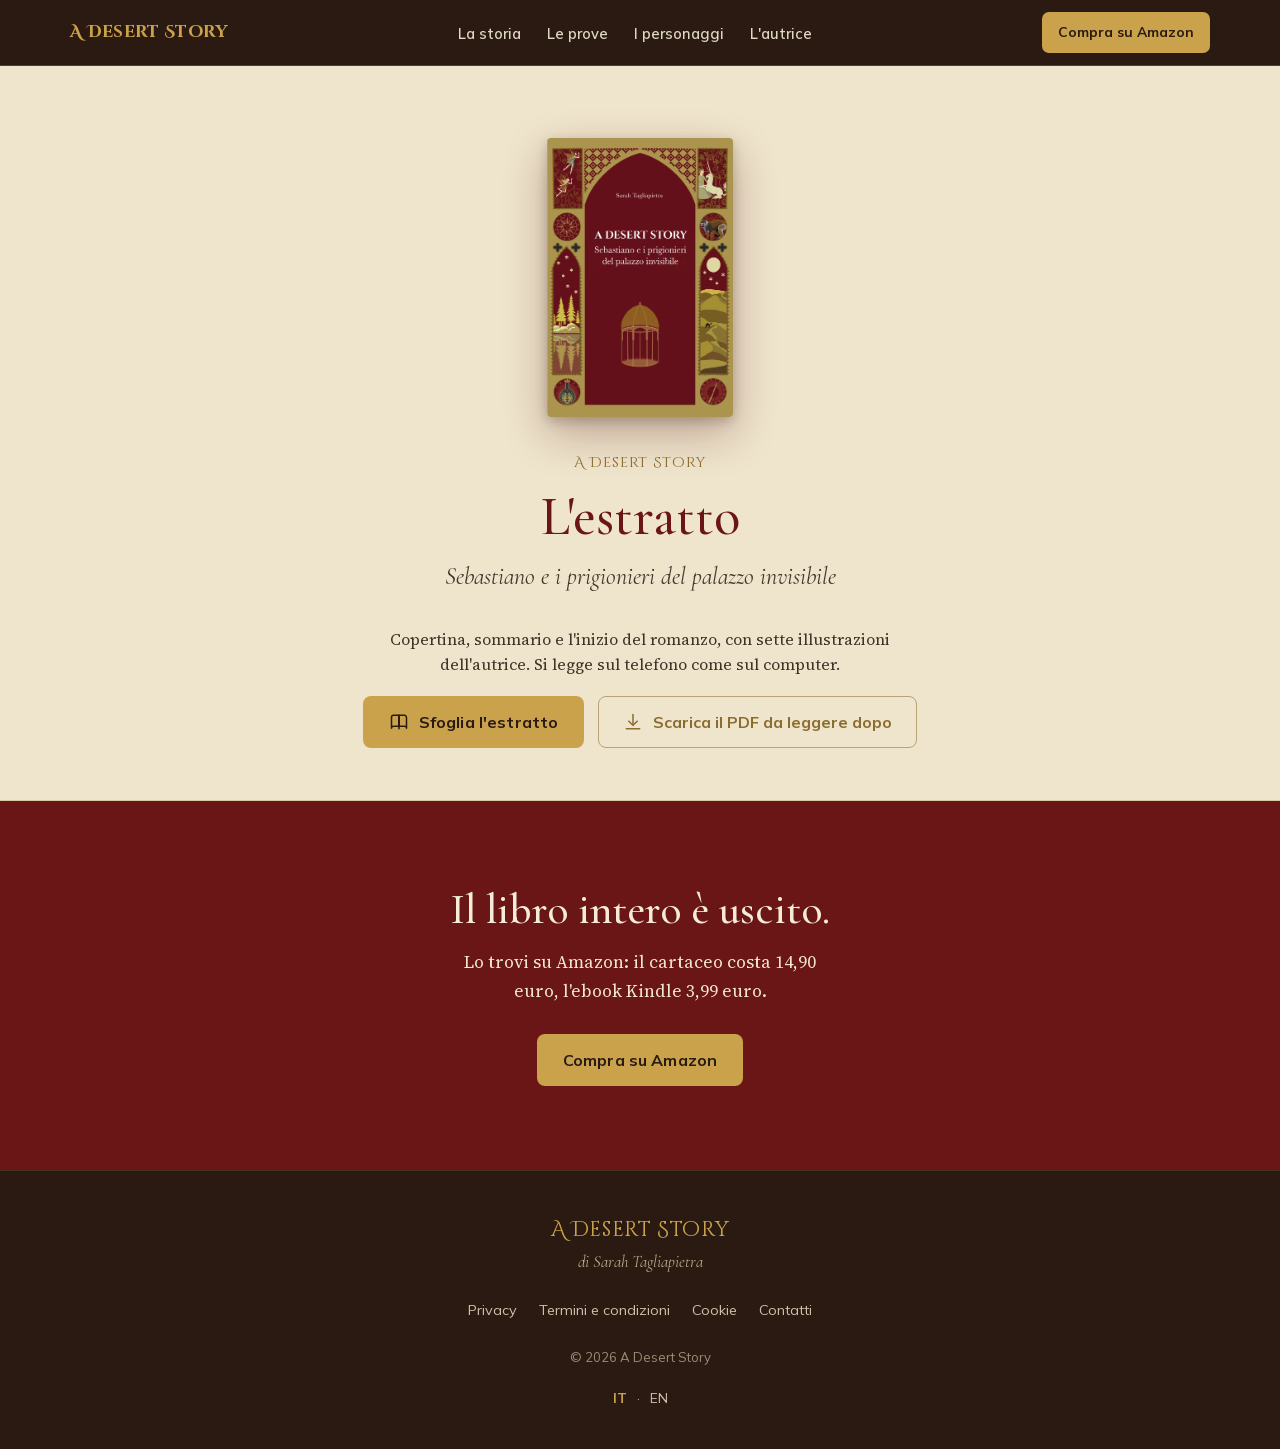
<file: estratto/index.html>
<!DOCTYPE html>
<html lang="it">
<head>
<meta charset="UTF-8">
<meta name="viewport" content="width=device-width, initial-scale=1.0">
<!-- Plausible: senza cookie, nessun banner di consenso sul sito. Pageview, download e link in uscita si accendono dal pannello. -->
<script async src="https://plausible.io/js/pa-6jPm_MkCgFWurwkAUOCcc.js"></script>
<script>
  window.plausible=window.plausible||function(){(plausible.q=plausible.q||[]).push(arguments)},plausible.init=plausible.init||function(i){plausible.o=i||{}};
  plausible.init()
</script>
<meta name="robots" content="index, follow, max-image-preview:large">
<link rel="icon" href="/favicon.ico" sizes="any">
<link rel="icon" type="image/png" sizes="32x32" href="/favicon-32x32.png">
<link rel="icon" type="image/png" sizes="16x16" href="/favicon-16x16.png">
<link rel="apple-touch-icon" href="/apple-touch-icon.png">
<title>Estratto gratuito — A Desert Story | primo atto e tavole</title>
<meta name="description" content="Sfoglia gratis l'inizio del romanzo A Desert Story, con sette illustrazioni di Sarah Tagliapietra. Il libro è su Amazon, in cartaceo e in ebook Kindle.">
<link rel="canonical" href="https://adesertstory.com/estratto/">
<meta property="og:type" content="book">
<meta property="og:title" content="A Desert Story · L'estratto">
<meta property="og:description" content="Sfoglia l'estratto di A Desert Story: copertina, primo atto e le tavole illustrate di Sarah Tagliapietra.">
<meta property="og:image" content="https://adesertstory.com/img/og.jpg?v=2">
<meta property="og:image:width" content="1200">
<meta property="og:image:height" content="630">
<meta property="og:url" content="https://adesertstory.com/estratto/">
<meta property="og:locale" content="it_IT">
<meta property="og:site_name" content="A Desert Story">
<meta name="twitter:card" content="summary_large_image">
<meta name="twitter:image" content="https://adesertstory.com/img/og.jpg?v=2">
<link rel="stylesheet" href="../fonts/fonts.css">
<style>
  :root{
    --bordeaux-deep:#4A0E0E;
    --bordeaux:#6B1616;
    --bordeaux-ink:#2A1A12;
    --gold:#C9A24B;
    --gold-bronze:#8A6D2F;
    --cream:#F4ECD8;
    --cream-soft:#EFE4CC;
    --f-display:"Cinzel Decorative", serif;
    --f-head:"Cormorant Garamond", serif;
    --f-body:"Source Serif 4", Georgia, serif;
    --f-ui:"Mulish", system-ui, sans-serif;
    --maxw:1180px;
  }
  *{box-sizing:border-box;}
  html{scroll-behavior:smooth;overflow-x:hidden;}
  h1,h2,h3,p{overflow-wrap:break-word;}
  body{
    margin:0;font-family:var(--f-body);color:var(--bordeaux-ink);
    background:var(--cream);font-size:18px;line-height:1.65;
    -webkit-font-smoothing:antialiased;text-rendering:optimizeLegibility;
  }
  img{max-width:100%;height:auto;display:block;}

  /* ---------- Nav ---------- */
  .nav{position:sticky;top:0;z-index:100;background:var(--bordeaux-ink);border-bottom:1px solid rgba(201,162,75,.28);}
  .nav-inner{max-width:var(--maxw);margin:0 auto;display:flex;align-items:center;justify-content:space-between;gap:20px;padding:12px 20px;min-height:58px;}
  .nav-mark{font-family:var(--f-display);font-weight:700;color:var(--gold);font-size:1.05rem;letter-spacing:.02em;text-decoration:none;line-height:1;white-space:nowrap;}
  .nav-links{display:flex;align-items:center;gap:26px;list-style:none;margin:0;padding:0;}
  .nav-links a{font-family:var(--f-ui);font-size:.92rem;font-weight:600;color:var(--cream);text-decoration:none;opacity:.9;transition:opacity .15s ease,color .15s ease;}
  .nav-links a:hover{color:var(--gold);opacity:1;}
  .nav-cta{font-family:var(--f-ui);font-weight:700;font-size:.86rem;background:var(--gold);color:var(--bordeaux-ink);padding:9px 16px;border-radius:7px;text-decoration:none;white-space:nowrap;transition:background .18s ease;}
  .nav-cta:hover{background:#d9b45f;}
  .nav-toggle{display:none;background:none;border:none;cursor:pointer;padding:8px;color:var(--cream);}
  .nav-toggle svg{width:28px;height:28px;display:block;}
  .nav-menu{display:contents;}
  @media (max-width:820px){
    .nav-toggle{display:inline-flex;}
    .nav-menu{display:none;position:absolute;left:0;right:0;top:100%;flex-direction:column;background:var(--bordeaux-ink);border-bottom:1px solid rgba(201,162,75,.28);padding:8px 20px 20px;}
    .nav-menu.open{display:flex;}
    .nav-menu .nav-links{flex-direction:column;align-items:stretch;gap:0;width:100%;}
    .nav-menu .nav-links li{border-bottom:1px solid rgba(201,162,75,.16);}
    .nav-menu .nav-links a{display:block;padding:15px 2px;font-size:1.05rem;}
    .nav-menu .nav-cta{display:block;text-align:center;margin-top:16px;padding:14px 16px;font-size:1rem;}
  }

  /* ---------- Typographic bits ---------- */
  .kicker{font-family:var(--f-ui);font-size:.72rem;letter-spacing:.28em;text-transform:uppercase;font-weight:700;color:var(--gold-bronze);}
  h1,h2{font-weight:500;line-height:1.12;margin:0;}

  /* ---------- Head band ---------- */
  .ex-head{background:var(--cream-soft);border-bottom:1px solid rgba(138,109,47,.22);padding:clamp(40px,7vw,72px) 20px clamp(34px,5vw,52px);text-align:center;}
  .ex-head-inner{max-width:720px;margin:0 auto;}
  .ex-cover{width:auto;height:clamp(200px,31vh,320px);margin:0 auto clamp(22px,4vw,34px);border-radius:4px;box-shadow:0 16px 44px rgba(74,14,14,.30),0 4px 12px rgba(0,0,0,.20);}
  .ex-book{font-family:var(--f-display);color:var(--gold-bronze);font-size:.9rem;letter-spacing:.06em;margin:0 0 14px;}
  .ex-title{font-family:var(--f-head);color:var(--bordeaux);font-size:clamp(2.1rem,6.4vw,3.4rem);line-height:1.08;margin:0 0 10px;}
  .ex-sub{font-family:var(--f-head);font-style:italic;color:var(--bordeaux-ink);opacity:.85;font-size:clamp(1.15rem,2.6vw,1.5rem);margin:0 0 30px;}
  .ex-note{max-width:34rem;margin:0 auto 1.25rem;font-size:1rem;line-height:1.55;opacity:.88;}
  .ex-actions{display:flex;flex-wrap:wrap;gap:14px;justify-content:center;align-items:center;}
  /* Due blocchi in pagina, uno solo visibile: scambio con media query a 768px,
     mai con JavaScript che indovina il dispositivo (la pagina e' statica e sotto cache). */
  .ex-actions-desk{display:none;}
  @media (min-width:768px){
    .ex-actions-desk{display:flex;}
    .ex-actions-mob{display:none;}
  }

  .btn-gold{display:inline-flex;align-items:center;justify-content:center;gap:10px;min-height:52px;padding:0 26px;background:var(--gold);color:var(--bordeaux-ink);font-family:var(--f-ui);font-weight:700;font-size:1rem;border:none;border-radius:8px;cursor:pointer;letter-spacing:.01em;text-decoration:none;transition:background .18s ease, transform .18s ease;}
  .btn-gold:hover{background:#d9b45f;transform:translateY(-1px);}
  .btn-gold svg{width:20px;height:20px;flex:none;}
  .btn-outline{display:inline-flex;align-items:center;justify-content:center;gap:10px;min-height:52px;padding:0 24px;background:transparent;color:var(--gold-bronze);font-family:var(--f-ui);font-weight:700;font-size:1rem;border:1.5px solid rgba(138,109,47,.55);border-radius:8px;cursor:pointer;text-decoration:none;transition:border-color .18s ease,color .18s ease,background .18s ease;}
  .btn-outline:hover{border-color:var(--gold-bronze);color:var(--bordeaux);background:rgba(138,109,47,.06);}
  .btn-outline svg{width:20px;height:20px;flex:none;}
  .btn-ghost{display:inline-flex;align-items:center;min-height:52px;padding:0 8px;font-family:var(--f-ui);font-weight:600;font-size:.95rem;color:var(--gold-bronze);text-decoration:none;border-bottom:1px solid transparent;transition:color .15s ease,border-color .15s ease;}
  .btn-ghost:hover{color:var(--bordeaux);border-color:rgba(138,109,47,.5);}

  /* ---------- Reading ---------- */
  .reading{max-width:38rem;margin:0 auto;padding:clamp(44px,7vw,72px) 20px;}
  .reading h2{font-family:var(--f-head);color:var(--bordeaux);font-size:clamp(1.7rem,4.4vw,2.4rem);text-align:center;margin:0 0 4px;}
  .chap-rule{width:54px;height:1px;background:var(--gold-bronze);opacity:.55;margin:12px auto clamp(24px,4vw,36px);}
  .chap + .chap{margin-top:clamp(48px,7vw,76px);}
  .reading p{margin:0 0 1.15em;}
  .reading .lead-para::first-letter{
    font-family:var(--f-head);font-weight:600;color:var(--bordeaux);
    float:left;font-size:3.2em;line-height:.82;padding:.06em .09em 0 0;
  }
  .verse{font-family:var(--f-head);font-style:italic;color:var(--bordeaux);
    font-size:clamp(1.15rem,2.5vw,1.4rem);line-height:1.55;text-align:center;
    margin:1.6em auto;padding:0 8px;}
  .verse-sign{font-family:var(--f-ui);font-style:normal;font-size:.82rem;letter-spacing:.12em;text-transform:uppercase;color:var(--gold-bronze);text-align:center;margin:0 0 1.15em;}
  .act-label{text-align:center;margin:0 0 clamp(30px,5vw,48px);}
  .act-label .act-n{display:block;font-family:var(--f-ui);font-size:.72rem;letter-spacing:.28em;text-transform:uppercase;font-weight:700;color:var(--gold-bronze);margin-bottom:8px;}
  .act-label .act-t{font-family:var(--f-head);font-style:italic;color:var(--bordeaux);font-size:clamp(1.4rem,3.4vw,1.9rem);}
  .prep-list{list-style:none;margin:0 0 1.15em;padding:0;}
  .prep-list li{position:relative;padding:0 0 .55em 1.4em;}
  .prep-list li::before{content:"";position:absolute;left:.2em;top:.62em;width:6px;height:6px;border-radius:50%;background:var(--gold-bronze);}
  .aside{font-family:var(--f-head);font-style:italic;color:var(--gold-bronze);text-align:center;font-size:1.12rem;margin:1.4em 0 1.15em;}

  /* ---------- Waitlist ---------- */
  .waitlist{background:var(--bordeaux);color:var(--cream);padding:clamp(52px,8vw,84px) 20px;text-align:center;}
  .waitlist-inner{max-width:600px;margin:0 auto;}
  .waitlist h2{font-family:var(--f-head);color:var(--cream);font-size:clamp(1.8rem,5vw,2.7rem);margin:0 0 14px;}
  .waitlist p.lead{font-size:1.1rem;color:#f1e6cf;margin:0 auto 28px;max-width:44ch;}

  /* ---------- Footer ---------- */
  footer{background:var(--bordeaux-ink);color:#cdbfa8;padding:48px 20px 40px;text-align:center;font-family:var(--f-ui);font-size:.92rem;border-top:1px solid rgba(201,162,75,.18);}
  footer .foot-inner{max-width:var(--maxw);margin:0 auto;}
  footer .fw{font-family:var(--f-display);color:var(--gold);font-size:1.3rem;letter-spacing:.03em;line-height:1.1;}
  footer .fw-sub{margin-top:6px;font-style:italic;color:#b7a888;font-family:var(--f-head);font-size:1.05rem;}
  .foot-links{margin-top:24px;display:flex;flex-wrap:wrap;gap:8px 22px;justify-content:center;align-items:center;}
  .foot-links a{color:#cdbfa8;text-decoration:none;font-size:.9rem;border-bottom:1px solid transparent;padding-bottom:1px;transition:color .15s ease,border-color .15s ease;}
  .foot-links a:hover{color:var(--gold);border-color:rgba(201,162,75,.5);}
  .foot-copy{margin-top:22px;font-size:.82rem;color:#9a8c74;}
  .lang-switch{margin-top:18px;font-size:.85rem;}
  .lang-switch a{color:#cdbfa8;text-decoration:none;padding:0 6px;}
  .lang-switch a.active{color:var(--gold);font-weight:700;}

  a:focus-visible,button:focus-visible,input:focus-visible{outline:2px solid var(--gold);outline-offset:2px;}
  @media (max-width:560px){
    .ex-actions{flex-direction:column;}
    .ex-actions .btn-gold,.ex-actions .btn-ghost,.ex-actions .btn-outline{width:100%;justify-content:center;}
  }
</style>
</head>
<body>

<nav class="nav" aria-label="Navigazione principale">
  <div class="nav-inner">
    <a href="../index.html" class="nav-mark">A Desert Story</a>
    <button class="nav-toggle" id="navToggle" aria-label="Apri il menu" aria-expanded="false" aria-controls="navMenu">
      <svg viewBox="0 0 24 24" fill="none" stroke="currentColor" stroke-width="2" aria-hidden="true">
        <line x1="3" y1="7" x2="21" y2="7"/><line x1="3" y1="12" x2="21" y2="12"/><line x1="3" y1="17" x2="21" y2="17"/>
      </svg>
    </button>
    <div class="nav-menu" id="navMenu">
      <ul class="nav-links">
        <li><a href="../index.html#la-storia">La storia</a></li>
        <li><a href="../index.html#le-prove">Le prove</a></li>
        <li><a href="../index.html#personaggi">I personaggi</a></li>
        <li><a href="../index.html#autrice">L'autrice</a></li>
      </ul>
      <a href="https://www.amazon.it/dp/B0HKR9F6R9" class="nav-cta" target="_blank" rel="noopener">Compra su Amazon</a>
    </div>
  </div>
</nav>

<!-- ============ HEAD BAND ============ -->
<header class="ex-head">
  <div class="ex-head-inner">
    <img class="ex-cover" src="../img/copertina.webp?v=2" width="900" height="1350" alt="Copertina di A Desert Story: un arco dorato su fondo bordeaux con un padiglione nel deserto.">
    <p class="ex-book">A Desert Story</p>
    <h1 class="ex-title">L'estratto</h1>
    <p class="ex-sub">Sebastiano e i prigionieri del palazzo invisibile</p>
    <p class="ex-note">Copertina, sommario e l'inizio del romanzo, con sette illustrazioni dell'autrice. Si legge sul telefono come sul computer.</p>
    <!-- Da 768px in su: il lettore pdf.js incassato + il download. -->
    <div class="ex-actions ex-actions-desk">
      <a class="btn-gold" href="sfoglia/index.html">
        <svg viewBox="0 0 24 24" fill="none" stroke="currentColor" stroke-width="1.8" stroke-linecap="round" stroke-linejoin="round" aria-hidden="true">
          <path d="M12 7v13"/><path d="M3 6.5A2.5 2.5 0 0 1 5.5 4H12v13H5.5A2.5 2.5 0 0 0 3 19.5z"/><path d="M21 6.5A2.5 2.5 0 0 0 18.5 4H12v13h6.5a2.5 2.5 0 0 1 2.5 2.5z"/>
        </svg>
        Sfoglia l'estratto
      </a>
      <a class="btn-outline" href="../download/A-Desert-Story_Estratto.pdf?v=4" download="A Desert Story - Estratto.pdf">
        <svg viewBox="0 0 24 24" fill="none" stroke="currentColor" stroke-width="1.8" stroke-linecap="round" stroke-linejoin="round" aria-hidden="true">
          <path d="M12 3v12"/><path d="M7 11l5 5 5-5"/><path d="M4 20h16"/>
        </svg>
        Scarica il PDF da leggere dopo
      </a>
    </div>
    <!-- Sotto 768px: nessun lettore in iframe, il PDF si apre nel visualizzatore del telefono. -->
    <div class="ex-actions ex-actions-mob">
      <a class="btn-gold" href="../download/A-Desert-Story_Estratto.pdf?v=4">
        <svg viewBox="0 0 24 24" fill="none" stroke="currentColor" stroke-width="1.8" stroke-linecap="round" stroke-linejoin="round" aria-hidden="true">
          <path d="M12 7v13"/><path d="M3 6.5A2.5 2.5 0 0 1 5.5 4H12v13H5.5A2.5 2.5 0 0 0 3 19.5z"/><path d="M21 6.5A2.5 2.5 0 0 0 18.5 4H12v13h6.5a2.5 2.5 0 0 1 2.5 2.5z"/>
        </svg>
        Leggilo adesso sul telefono
      </a>
    </div>
  </div>
</header>

<!-- ============ WAITLIST ============ -->
<section class="waitlist" id="avvisami">
  <div class="waitlist-inner">
    <h2>Il libro intero è uscito.</h2>
    <p class="lead">Lo trovi su Amazon: il cartaceo costa 14,90 euro, l'ebook Kindle 3,99 euro.</p>
    <a class="btn-gold" href="https://www.amazon.it/dp/B0HKR9F6R9" target="_blank" rel="noopener">Compra su Amazon</a>
  </div>
</section>

<footer>
  <div class="foot-inner">
    <div class="fw">A Desert Story</div>
    <div class="fw-sub">di Sarah Tagliapietra</div>
    <nav class="foot-links" aria-label="Link legali">
      <a href="../privacy/">Privacy</a>
      <a href="../termini/">Termini e condizioni</a>
      <a href="../cookie/">Cookie</a>
      <a href="mailto:info@keryxdesign.com">Contatti</a>
    </nav>
    <div class="foot-copy">© 2026 A Desert Story</div>
    <div class="lang-switch">
      <a href="index.html" class="active">IT</a> · <a href="../en/index.html">EN</a>
    </div>
  </div>
</footer>

<script>
  (function(){
    var t=document.getElementById('navToggle'),m=document.getElementById('navMenu');
    if(t&&m){t.addEventListener('click',function(){var o=m.classList.toggle('open');t.setAttribute('aria-expanded',o);});}
  })();
</script>
</body>
</html>
</file>
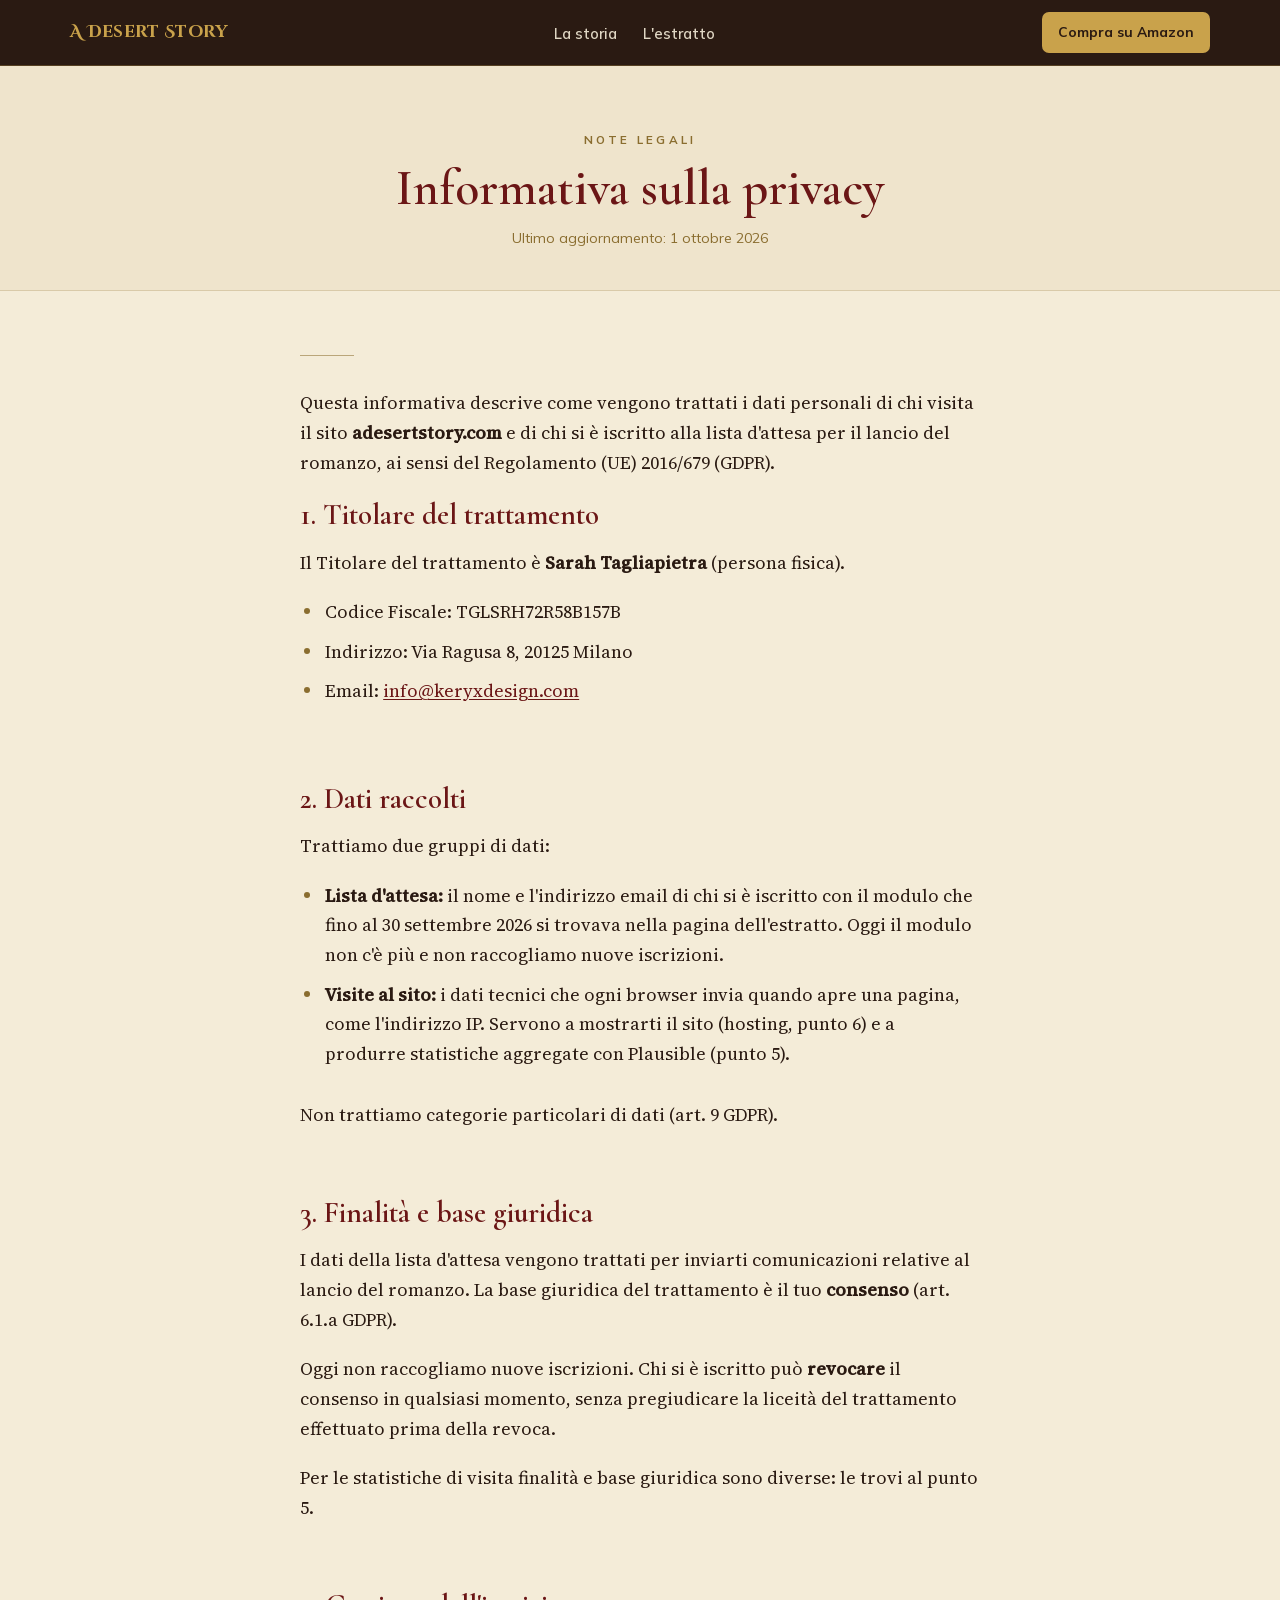
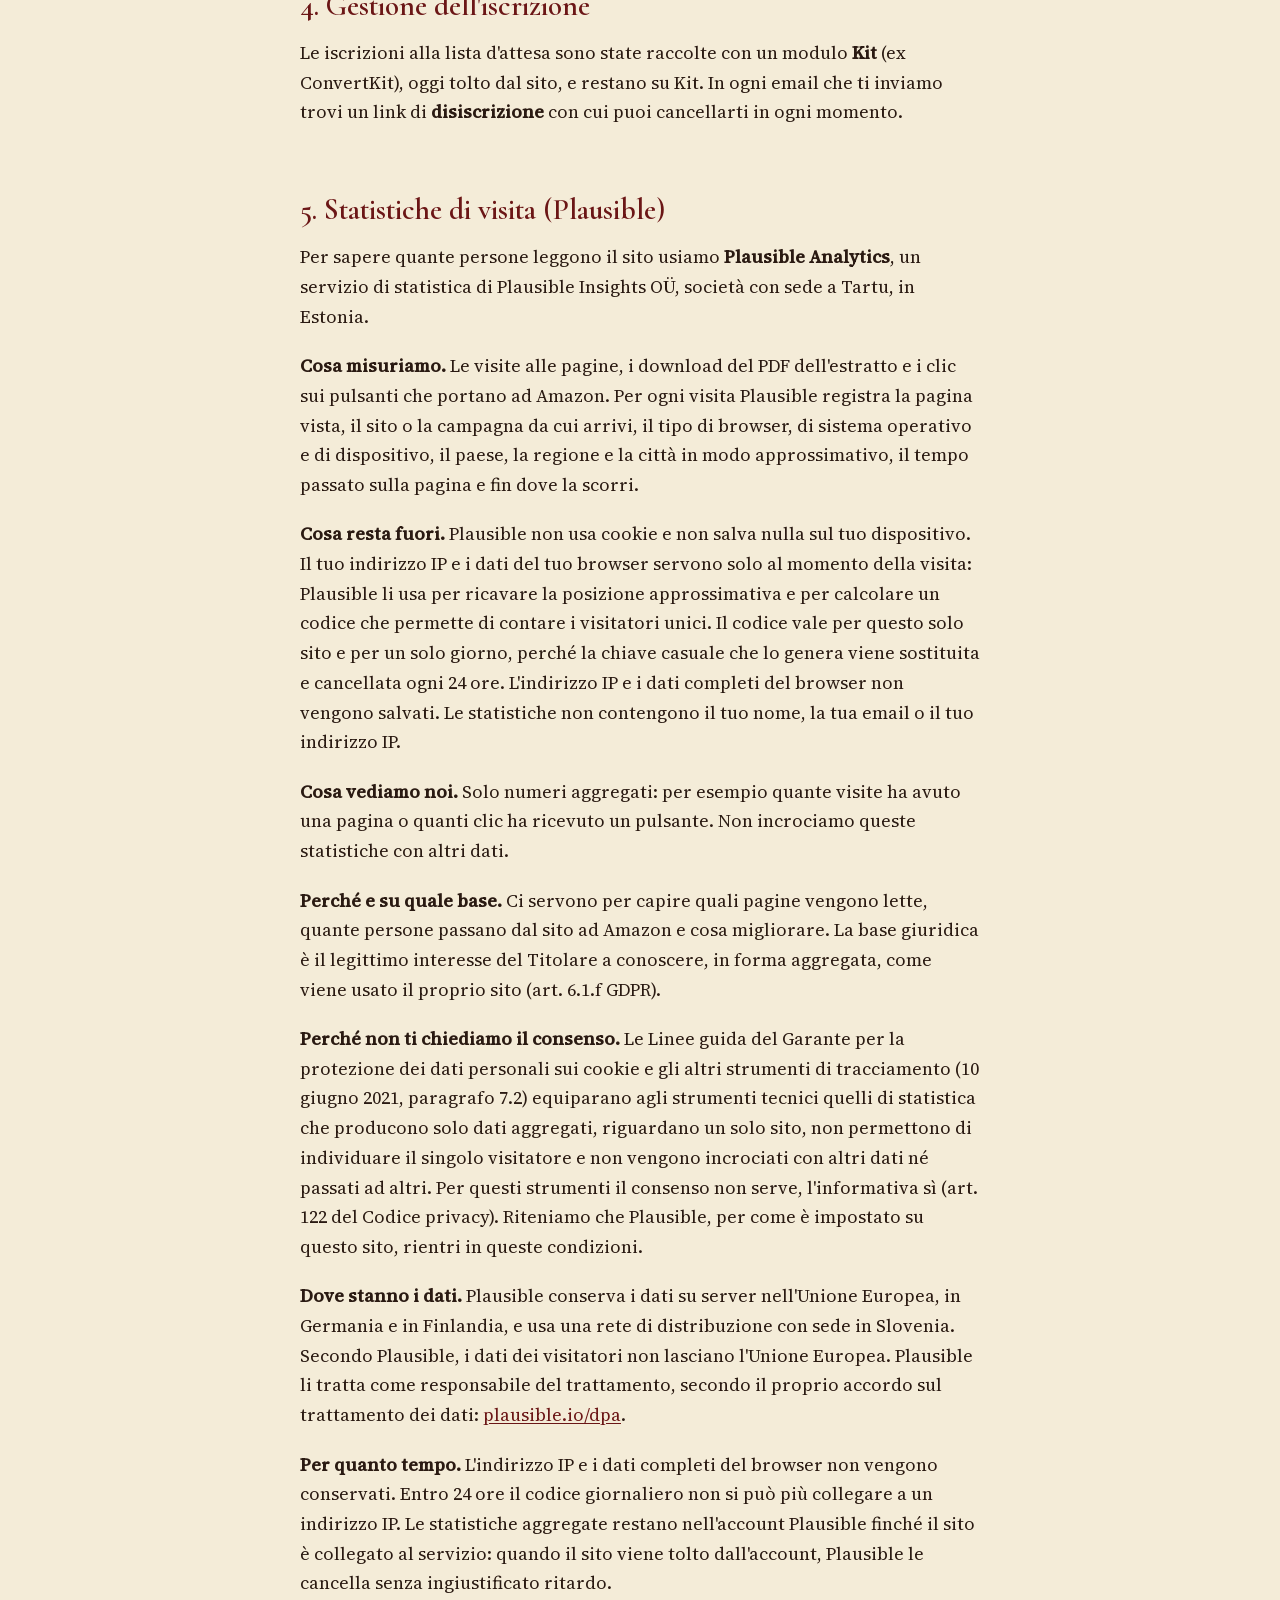
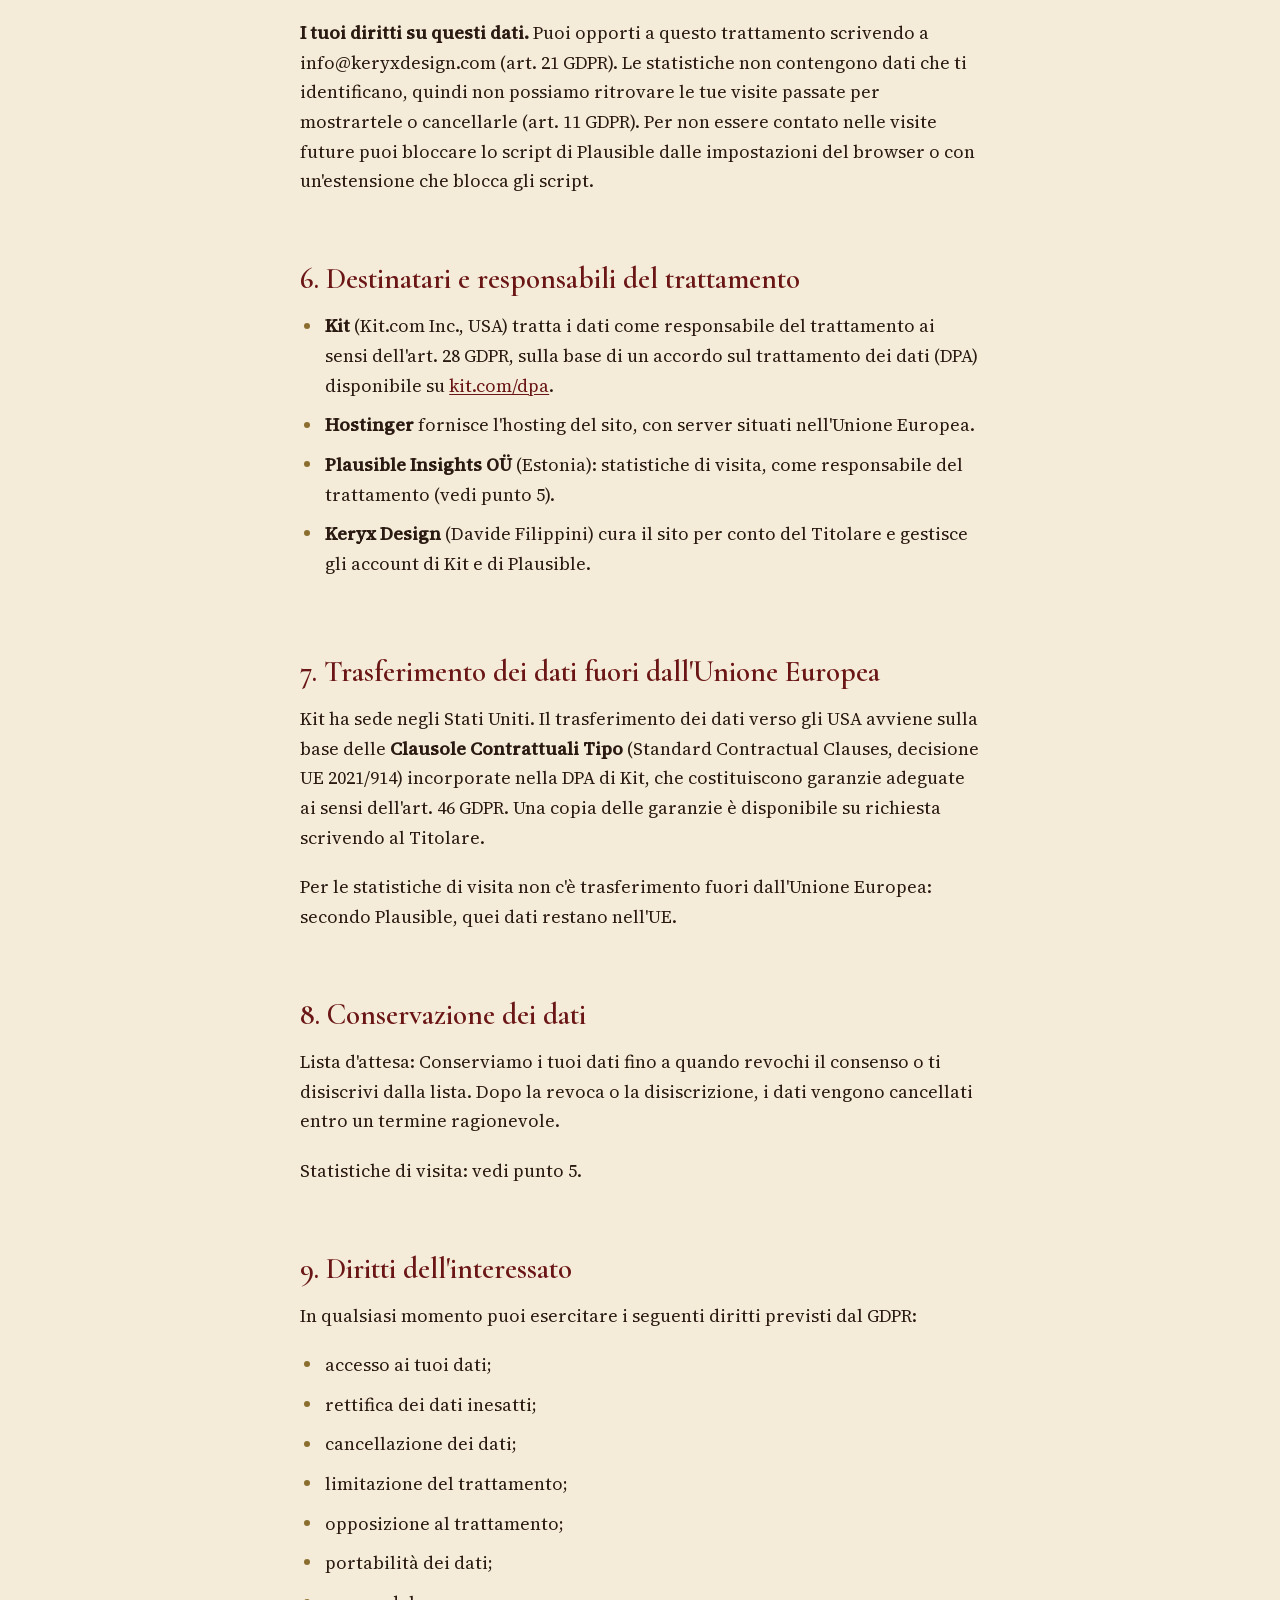
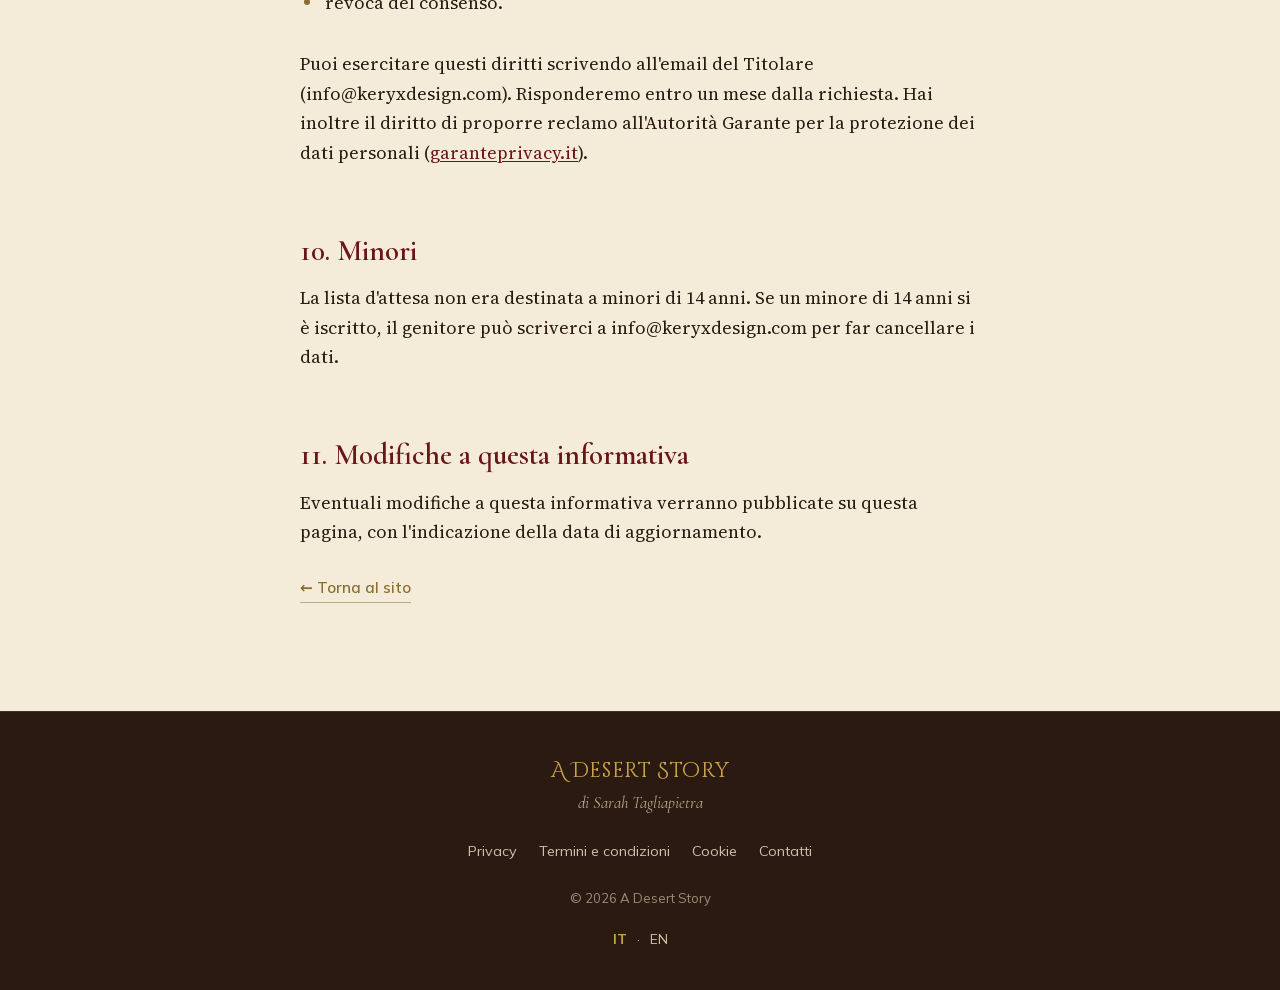
<file: privacy/index.html>
<!DOCTYPE html>
<html lang="it">
<head>
<meta charset="UTF-8">
<meta name="viewport" content="width=device-width, initial-scale=1.0">
<!-- Plausible: senza cookie, nessun banner di consenso sul sito. Pageview, download e link in uscita si accendono dal pannello. -->
<script async src="https://plausible.io/js/pa-6jPm_MkCgFWurwkAUOCcc.js"></script>
<script>
  window.plausible=window.plausible||function(){(plausible.q=plausible.q||[]).push(arguments)},plausible.init=plausible.init||function(i){plausible.o=i||{}};
  plausible.init()
</script>
<meta name="robots" content="noindex,nofollow">
<link rel="icon" href="/favicon.ico" sizes="any">
<link rel="icon" type="image/png" sizes="32x32" href="/favicon-32x32.png">
<link rel="icon" type="image/png" sizes="16x16" href="/favicon-16x16.png">
<link rel="apple-touch-icon" href="/apple-touch-icon.png">
<title>Informativa sulla privacy — A Desert Story</title>
<link rel="stylesheet" href="../fonts/fonts.css">
<style>
  :root{
    --bordeaux-deep:#4A0E0E;
    --bordeaux:#6B1616;
    --bordeaux-ink:#2A1A12;
    --gold:#C9A24B;
    --gold-bronze:#8A6D2F;
    --cream:#F4ECD8;
    --cream-soft:#EFE4CC;
    --f-display:"Cinzel Decorative", serif;
    --f-head:"Cormorant Garamond", serif;
    --f-body:"Source Serif 4", Georgia, serif;
    --f-ui:"Mulish", system-ui, sans-serif;
    --maxw:1180px;
  }
  *{box-sizing:border-box;}
  html{scroll-behavior:smooth;overflow-x:hidden;}
  h1,h2,h3,p{overflow-wrap:break-word;}
  body{
    margin:0;font-family:var(--f-body);color:var(--bordeaux-ink);
    background:var(--cream);font-size:18px;line-height:1.65;
    -webkit-font-smoothing:antialiased;text-rendering:optimizeLegibility;
  }
  img{max-width:100%;height:auto;display:block;}

  /* ---------- Nav ---------- */
  .nav{position:sticky;top:0;z-index:100;background:var(--bordeaux-ink);border-bottom:1px solid rgba(201,162,75,.28);}
  .nav-inner{max-width:var(--maxw);margin:0 auto;display:flex;align-items:center;justify-content:space-between;gap:20px;padding:12px 20px;min-height:58px;}
  .nav-mark{font-family:var(--f-display);font-weight:700;color:var(--gold);font-size:1.05rem;letter-spacing:.02em;text-decoration:none;line-height:1;white-space:nowrap;}
  .nav-links{display:flex;align-items:center;gap:26px;list-style:none;margin:0;padding:0;}
  .nav-links a{font-family:var(--f-ui);font-size:.92rem;font-weight:600;color:var(--cream);text-decoration:none;opacity:.9;transition:opacity .15s ease,color .15s ease;}
  .nav-links a:hover{color:var(--gold);opacity:1;}
  .nav-cta{font-family:var(--f-ui);font-weight:700;font-size:.86rem;background:var(--gold);color:var(--bordeaux-ink);padding:9px 16px;border-radius:7px;text-decoration:none;white-space:nowrap;transition:background .18s ease;}
  .nav-cta:hover{background:#d9b45f;}
  @media (max-width:560px){ .nav-links{display:none;} }

  /* ---------- Legal head ---------- */
  .legal-head{background:var(--cream-soft);border-bottom:1px solid rgba(138,109,47,.22);padding:clamp(40px,7vw,64px) 20px clamp(28px,4vw,40px);text-align:center;}
  .legal-head-inner{max-width:720px;margin:0 auto;}
  .legal-kicker{font-family:var(--f-ui);font-size:.72rem;letter-spacing:.28em;text-transform:uppercase;font-weight:700;color:var(--gold-bronze);margin:0 0 12px;}
  .legal-title{font-family:var(--f-head);color:var(--bordeaux);font-size:clamp(2rem,6vw,3.1rem);line-height:1.1;margin:0 0 12px;}
  .legal-updated{font-family:var(--f-ui);font-size:.88rem;color:var(--gold-bronze);margin:0;}

  /* ---------- Legal body ---------- */
  .legal{max-width:720px;margin:0 auto;padding:clamp(40px,6vw,64px) 20px clamp(56px,8vw,88px);}
  .legal h2{
    font-family:var(--f-head);color:var(--bordeaux);
    font-size:clamp(1.4rem,3.4vw,1.85rem);line-height:1.2;
    margin:2.2em 0 .5em;
  }
  .legal h2:first-of-type{margin-top:0;}
  .legal h3{
    font-family:var(--f-head);color:var(--bordeaux-ink);
    font-size:1.2rem;margin:1.6em 0 .4em;
  }
  .legal p{margin:0 0 1.1em;}
  .legal ul{margin:0 0 1.2em;padding:0;list-style:none;}
  .legal ul li{position:relative;padding:0 0 .55em 1.4em;}
  .legal ul li::before{content:"";position:absolute;left:.2em;top:.62em;width:6px;height:6px;border-radius:50%;background:var(--gold-bronze);}
  .legal a{color:var(--bordeaux);text-decoration:underline;text-underline-offset:2px;}
  .legal a:hover{color:var(--gold-bronze);}
  .legal .placeholder{
    background:rgba(201,162,75,.16);
    border:1px dashed var(--gold-bronze);
    border-radius:4px;padding:1px 8px;font-family:var(--f-ui);font-weight:700;
    font-size:.92em;color:var(--bordeaux);white-space:nowrap;
  }
  .legal .rule{width:54px;height:1px;background:var(--gold-bronze);opacity:.55;margin:0 0 clamp(24px,4vw,32px);}
  .legal .back{
    display:inline-flex;align-items:center;gap:8px;margin-top:8px;
    font-family:var(--f-ui);font-weight:600;font-size:.95rem;
    color:var(--gold-bronze);text-decoration:none;
    border-bottom:1px solid rgba(138,109,47,.5);padding-bottom:2px;
  }
  .legal .back:hover{color:var(--bordeaux);}

  /* ---------- Footer ---------- */
  footer{background:var(--bordeaux-ink);color:#cdbfa8;padding:48px 20px 40px;text-align:center;font-family:var(--f-ui);font-size:.92rem;border-top:1px solid rgba(201,162,75,.18);}
  footer .foot-inner{max-width:var(--maxw);margin:0 auto;}
  footer .fw{font-family:var(--f-display);color:var(--gold);font-size:1.3rem;letter-spacing:.03em;line-height:1.1;}
  footer .fw-sub{margin-top:6px;font-style:italic;color:#b7a888;font-family:var(--f-head);font-size:1.05rem;}
  .foot-links{margin-top:24px;display:flex;flex-wrap:wrap;gap:8px 22px;justify-content:center;align-items:center;}
  .foot-links a{color:#cdbfa8;text-decoration:none;font-size:.9rem;border-bottom:1px solid transparent;padding-bottom:1px;transition:color .15s ease,border-color .15s ease;cursor:pointer;}
  .foot-links a:hover{color:var(--gold);border-color:rgba(201,162,75,.5);}
  .foot-copy{margin-top:22px;font-size:.82rem;color:#9a8c74;}
  .lang-switch{margin-top:18px;font-size:.85rem;}
  .lang-switch a{color:#cdbfa8;text-decoration:none;padding:0 6px;}
  .lang-switch a.active{color:var(--gold);font-weight:700;}

  a:focus-visible,button:focus-visible{outline:2px solid var(--gold);outline-offset:2px;}
</style>
</head>
<body>

<nav class="nav" aria-label="Navigazione principale">
  <div class="nav-inner">
    <a href="../index.html" class="nav-mark">A Desert Story</a>
    <ul class="nav-links">
      <li><a href="../index.html#la-storia">La storia</a></li>
      <li><a href="../estratto/">L'estratto</a></li>
    </ul>
    <a href="https://www.amazon.it/dp/B0HKR9F6R9" class="nav-cta" target="_blank" rel="noopener">Compra su Amazon</a>
  </div>
</nav>

<header class="legal-head">
  <div class="legal-head-inner">
    <p class="legal-kicker">Note legali</p>
    <h1 class="legal-title">Informativa sulla privacy</h1>
    <p class="legal-updated">Ultimo aggiornamento: <span class="placeholder">1 ottobre 2026</span></p>
  </div>
</header>

<main class="legal">
  <div class="rule"></div>

  <p>Questa informativa descrive come vengono trattati i dati personali di chi visita il sito <strong>adesertstory.com</strong> e di chi si è iscritto alla lista d'attesa per il lancio del romanzo, ai sensi del Regolamento (UE) 2016/679 (GDPR).</p>

  <h2>1. Titolare del trattamento</h2>
  <p>Il Titolare del trattamento è <strong>Sarah Tagliapietra</strong> (persona fisica).</p>
  <ul>
    <li>Codice Fiscale: TGLSRH72R58B157B</li>
    <li>Indirizzo: Via Ragusa 8, 20125 Milano</li>
    <li>Email: <a href="mailto:info@keryxdesign.com">info@keryxdesign.com</a></li>
  </ul>

  <h2>2. Dati raccolti</h2>
  <p>Trattiamo due gruppi di dati:</p>
  <ul>
    <li><strong>Lista d'attesa:</strong> il nome e l'indirizzo email di chi si è iscritto con il modulo che fino al 30 settembre 2026 si trovava nella pagina dell'estratto. Oggi il modulo non c'è più e non raccogliamo nuove iscrizioni.</li>
    <li><strong>Visite al sito:</strong> i dati tecnici che ogni browser invia quando apre una pagina, come l'indirizzo IP. Servono a mostrarti il sito (hosting, punto 6) e a produrre statistiche aggregate con Plausible (punto 5).</li>
  </ul>
  <p>Non trattiamo categorie particolari di dati (art. 9 GDPR).</p>

  <h2>3. Finalità e base giuridica</h2>
  <p>I dati della lista d'attesa vengono trattati per inviarti comunicazioni relative al lancio del romanzo. La base giuridica del trattamento è il tuo <strong>consenso</strong> (art. 6.1.a GDPR).</p>
  <p>Oggi non raccogliamo nuove iscrizioni. Chi si è iscritto può <strong>revocare</strong> il consenso in qualsiasi momento, senza pregiudicare la liceità del trattamento effettuato prima della revoca.</p>
  <p>Per le statistiche di visita finalità e base giuridica sono diverse: le trovi al punto 5.</p>

  <h2>4. Gestione dell'iscrizione</h2>
  <p>Le iscrizioni alla lista d'attesa sono state raccolte con un modulo <strong>Kit</strong> (ex ConvertKit), oggi tolto dal sito, e restano su Kit. In ogni email che ti inviamo trovi un link di <strong>disiscrizione</strong> con cui puoi cancellarti in ogni momento.</p>

  <h2>5. Statistiche di visita (Plausible)</h2>
  <p>Per sapere quante persone leggono il sito usiamo <strong>Plausible Analytics</strong>, un servizio di statistica di Plausible Insights OÜ, società con sede a Tartu, in Estonia.</p>
  <p><strong>Cosa misuriamo.</strong> Le visite alle pagine, i download del PDF dell'estratto e i clic sui pulsanti che portano ad Amazon. Per ogni visita Plausible registra la pagina vista, il sito o la campagna da cui arrivi, il tipo di browser, di sistema operativo e di dispositivo, il paese, la regione e la città in modo approssimativo, il tempo passato sulla pagina e fin dove la scorri.</p>
  <p><strong>Cosa resta fuori.</strong> Plausible non usa cookie e non salva nulla sul tuo dispositivo. Il tuo indirizzo IP e i dati del tuo browser servono solo al momento della visita: Plausible li usa per ricavare la posizione approssimativa e per calcolare un codice che permette di contare i visitatori unici. Il codice vale per questo solo sito e per un solo giorno, perché la chiave casuale che lo genera viene sostituita e cancellata ogni 24 ore. L'indirizzo IP e i dati completi del browser non vengono salvati. Le statistiche non contengono il tuo nome, la tua email o il tuo indirizzo IP.</p>
  <p><strong>Cosa vediamo noi.</strong> Solo numeri aggregati: per esempio quante visite ha avuto una pagina o quanti clic ha ricevuto un pulsante. Non incrociamo queste statistiche con altri dati.</p>
  <p><strong>Perché e su quale base.</strong> Ci servono per capire quali pagine vengono lette, quante persone passano dal sito ad Amazon e cosa migliorare. La base giuridica è il legittimo interesse del Titolare a conoscere, in forma aggregata, come viene usato il proprio sito (art. 6.1.f GDPR).</p>
  <p><strong>Perché non ti chiediamo il consenso.</strong> Le Linee guida del Garante per la protezione dei dati personali sui cookie e gli altri strumenti di tracciamento (10 giugno 2021, paragrafo 7.2) equiparano agli strumenti tecnici quelli di statistica che producono solo dati aggregati, riguardano un solo sito, non permettono di individuare il singolo visitatore e non vengono incrociati con altri dati né passati ad altri. Per questi strumenti il consenso non serve, l'informativa sì (art. 122 del Codice privacy). Riteniamo che Plausible, per come è impostato su questo sito, rientri in queste condizioni.</p>
  <p><strong>Dove stanno i dati.</strong> Plausible conserva i dati su server nell'Unione Europea, in Germania e in Finlandia, e usa una rete di distribuzione con sede in Slovenia. Secondo Plausible, i dati dei visitatori non lasciano l'Unione Europea. Plausible li tratta come responsabile del trattamento, secondo il proprio accordo sul trattamento dei dati: <a href="https://plausible.io/dpa" target="_blank" rel="noopener">plausible.io/dpa</a>.</p>
  <p><strong>Per quanto tempo.</strong> L'indirizzo IP e i dati completi del browser non vengono conservati. Entro 24 ore il codice giornaliero non si può più collegare a un indirizzo IP. Le statistiche aggregate restano nell'account Plausible finché il sito è collegato al servizio: quando il sito viene tolto dall'account, Plausible le cancella senza ingiustificato ritardo.</p>
  <p><strong>I tuoi diritti su questi dati.</strong> Puoi opporti a questo trattamento scrivendo a info@keryxdesign.com (art. 21 GDPR). Le statistiche non contengono dati che ti identificano, quindi non possiamo ritrovare le tue visite passate per mostrartele o cancellarle (art. 11 GDPR). Per non essere contato nelle visite future puoi bloccare lo script di Plausible dalle impostazioni del browser o con un'estensione che blocca gli script.</p>

  <h2>6. Destinatari e responsabili del trattamento</h2>
  <ul>
    <li><strong>Kit</strong> (Kit.com Inc., USA) tratta i dati come responsabile del trattamento ai sensi dell'art. 28 GDPR, sulla base di un accordo sul trattamento dei dati (DPA) disponibile su <a href="https://kit.com/dpa" target="_blank" rel="noopener">kit.com/dpa</a>.</li>
    <li><strong>Hostinger</strong> fornisce l'hosting del sito, con server situati nell'Unione Europea.</li>
    <li><strong>Plausible Insights OÜ</strong> (Estonia): statistiche di visita, come responsabile del trattamento (vedi punto 5).</li>
    <li><strong>Keryx Design</strong> (Davide Filippini) cura il sito per conto del Titolare e gestisce gli account di Kit e di Plausible.</li>
  </ul>

  <h2>7. Trasferimento dei dati fuori dall'Unione Europea</h2>
  <p>Kit ha sede negli Stati Uniti. Il trasferimento dei dati verso gli USA avviene sulla base delle <strong>Clausole Contrattuali Tipo</strong> (Standard Contractual Clauses, decisione UE 2021/914) incorporate nella DPA di Kit, che costituiscono garanzie adeguate ai sensi dell'art. 46 GDPR. Una copia delle garanzie è disponibile su richiesta scrivendo al Titolare.</p>
  <p>Per le statistiche di visita non c'è trasferimento fuori dall'Unione Europea: secondo Plausible, quei dati restano nell'UE.</p>

  <h2>8. Conservazione dei dati</h2>
  <p>Lista d'attesa: Conserviamo i tuoi dati fino a quando revochi il consenso o ti disiscrivi dalla lista. Dopo la revoca o la disiscrizione, i dati vengono cancellati entro un termine ragionevole.</p>
  <p>Statistiche di visita: vedi punto 5.</p>

  <h2>9. Diritti dell'interessato</h2>
  <p>In qualsiasi momento puoi esercitare i seguenti diritti previsti dal GDPR:</p>
  <ul>
    <li>accesso ai tuoi dati;</li>
    <li>rettifica dei dati inesatti;</li>
    <li>cancellazione dei dati;</li>
    <li>limitazione del trattamento;</li>
    <li>opposizione al trattamento;</li>
    <li>portabilità dei dati;</li>
    <li>revoca del consenso.</li>
  </ul>
  <p>Puoi esercitare questi diritti scrivendo all'email del Titolare (info@keryxdesign.com). Risponderemo entro un mese dalla richiesta. Hai inoltre il diritto di proporre reclamo all'Autorità Garante per la protezione dei dati personali (<a href="https://www.garanteprivacy.it" target="_blank" rel="noopener">garanteprivacy.it</a>).</p>

  <h2>10. Minori</h2>
  <p>La lista d'attesa non era destinata a minori di 14 anni. Se un minore di 14 anni si è iscritto, il genitore può scriverci a info@keryxdesign.com per far cancellare i dati.</p>

  <h2>11. Modifiche a questa informativa</h2>
  <p>Eventuali modifiche a questa informativa verranno pubblicate su questa pagina, con l'indicazione della data di aggiornamento.</p>

  <p><a class="back" href="../index.html">&larr; Torna al sito</a></p>
</main>

<footer>
  <div class="foot-inner">
    <div class="fw">A Desert Story</div>
    <div class="fw-sub">di Sarah Tagliapietra</div>
    <nav class="foot-links" aria-label="Link legali">
      <a href="../privacy/">Privacy</a>
      <a href="../termini/">Termini e condizioni</a>
      <a href="../cookie/">Cookie</a>
      <a href="mailto:info@keryxdesign.com">Contatti</a>
    </nav>
    <div class="foot-copy">© 2026 A Desert Story</div>
    <div class="lang-switch">
      <a href="../index.html" class="active">IT</a> · <a href="../en/index.html">EN</a>
    </div>
  </div>
</footer>

</body>
</html>
</file>
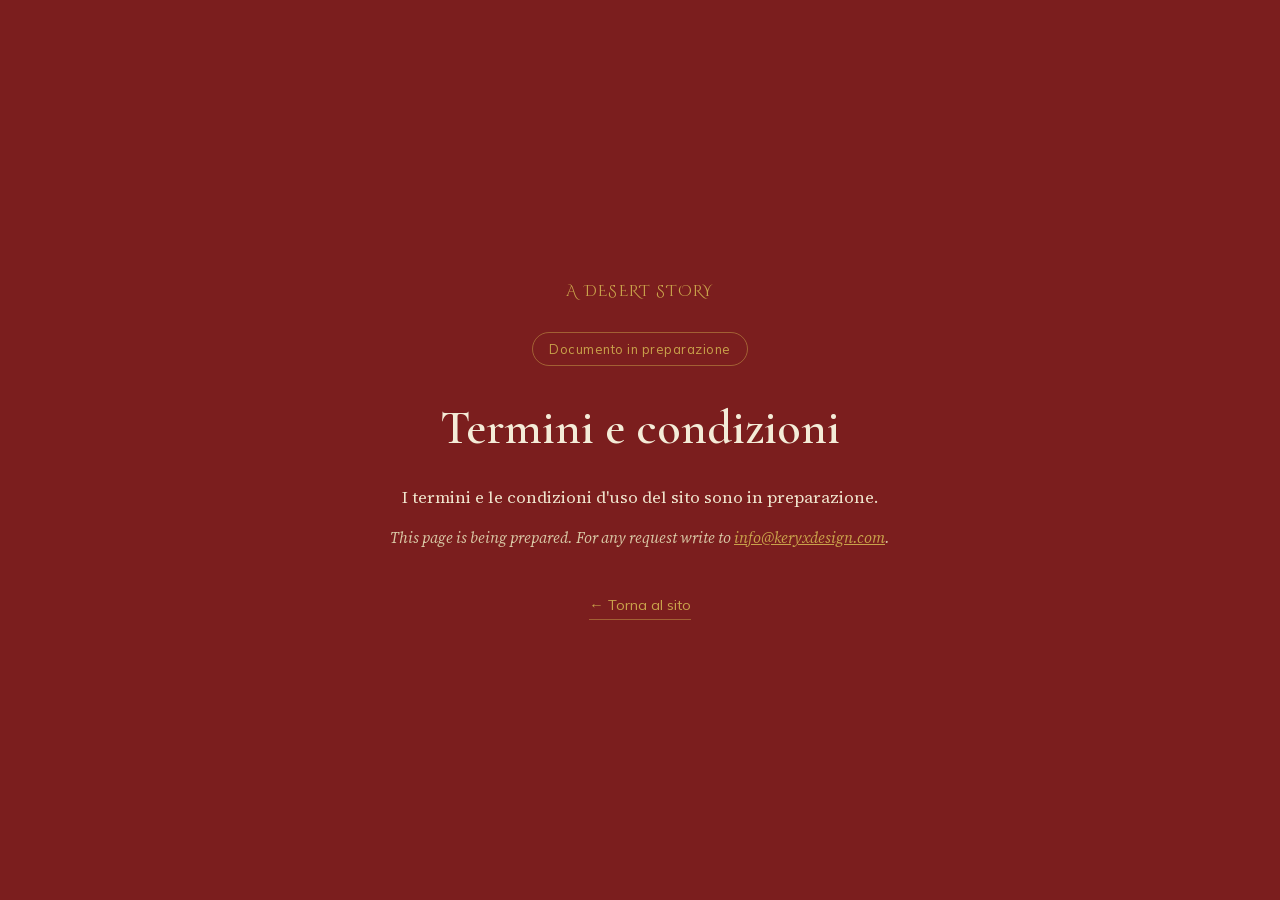
<file: termini/index.html>
<!DOCTYPE html>
<html lang="it">
<head>
<meta charset="utf-8">
<meta name="viewport" content="width=device-width, initial-scale=1">
<!-- Plausible: senza cookie, nessun banner di consenso sul sito. Pageview, download e link in uscita si accendono dal pannello. -->
<script async src="https://plausible.io/js/pa-6jPm_MkCgFWurwkAUOCcc.js"></script>
<script>
  window.plausible=window.plausible||function(){(plausible.q=plausible.q||[]).push(arguments)},plausible.init=plausible.init||function(i){plausible.o=i||{}};
  plausible.init()
</script>
<meta name="robots" content="noindex,nofollow">
<link rel="icon" href="/favicon.ico" sizes="any">
<link rel="icon" type="image/png" sizes="32x32" href="/favicon-32x32.png">
<link rel="icon" type="image/png" sizes="16x16" href="/favicon-16x16.png">
<link rel="apple-touch-icon" href="/apple-touch-icon.png">
<title>Termini e condizioni — A Desert Story</title>
<link rel="stylesheet" href="../fonts/fonts.css">
<style>
  :root{--bordeaux:#7B1E1E;--gold:#C9A24B;--cream:#F4ECD8;--ink:#2A1A12;}
  *{box-sizing:border-box;margin:0;padding:0;}
  body{background:var(--bordeaux);color:var(--cream);font-family:'Source Serif 4',Georgia,serif;
       min-height:100vh;display:flex;align-items:center;justify-content:center;padding:32px;line-height:1.6;}
  .card{max-width:620px;text-align:center;}
  .brand{font-family:'Cinzel Decorative',serif;letter-spacing:.08em;color:var(--gold);
         font-size:.95rem;text-transform:uppercase;margin-bottom:28px;}
  h1{font-family:'Cormorant Garamond',serif;font-weight:600;font-size:clamp(2rem,6vw,3rem);
     color:var(--cream);margin-bottom:18px;}
  p{color:#efe4cd;margin-bottom:14px;font-size:1.05rem;}
  .tag{display:inline-block;border:1px solid rgba(201,162,75,.5);color:var(--gold);
       border-radius:999px;padding:6px 16px;font-family:'Mulish',sans-serif;font-size:.8rem;
       letter-spacing:.04em;margin-bottom:24px;}
  .en{color:#d8c6a4;font-size:.95rem;font-style:italic;margin-top:8px;}
  a{color:var(--gold);}
  .home{display:inline-block;margin-top:30px;font-family:'Mulish',sans-serif;font-size:.9rem;
        text-decoration:none;border-bottom:1px solid rgba(201,162,75,.5);padding-bottom:2px;}
</style>
</head>
<body>
  <div class="card">
    <div class="brand">A Desert Story</div>
    <span class="tag">Documento in preparazione</span>
    <h1>Termini e condizioni</h1>
    <p>I termini e le condizioni d'uso del sito sono in preparazione.</p>
    
    <p class="en">This page is being prepared. For any request write to <a href="mailto:info@keryxdesign.com">info@keryxdesign.com</a>.</p>
    <a class="home" href="../index.html">&larr; Torna al sito</a>
  </div>
</body>
</html>
</file>
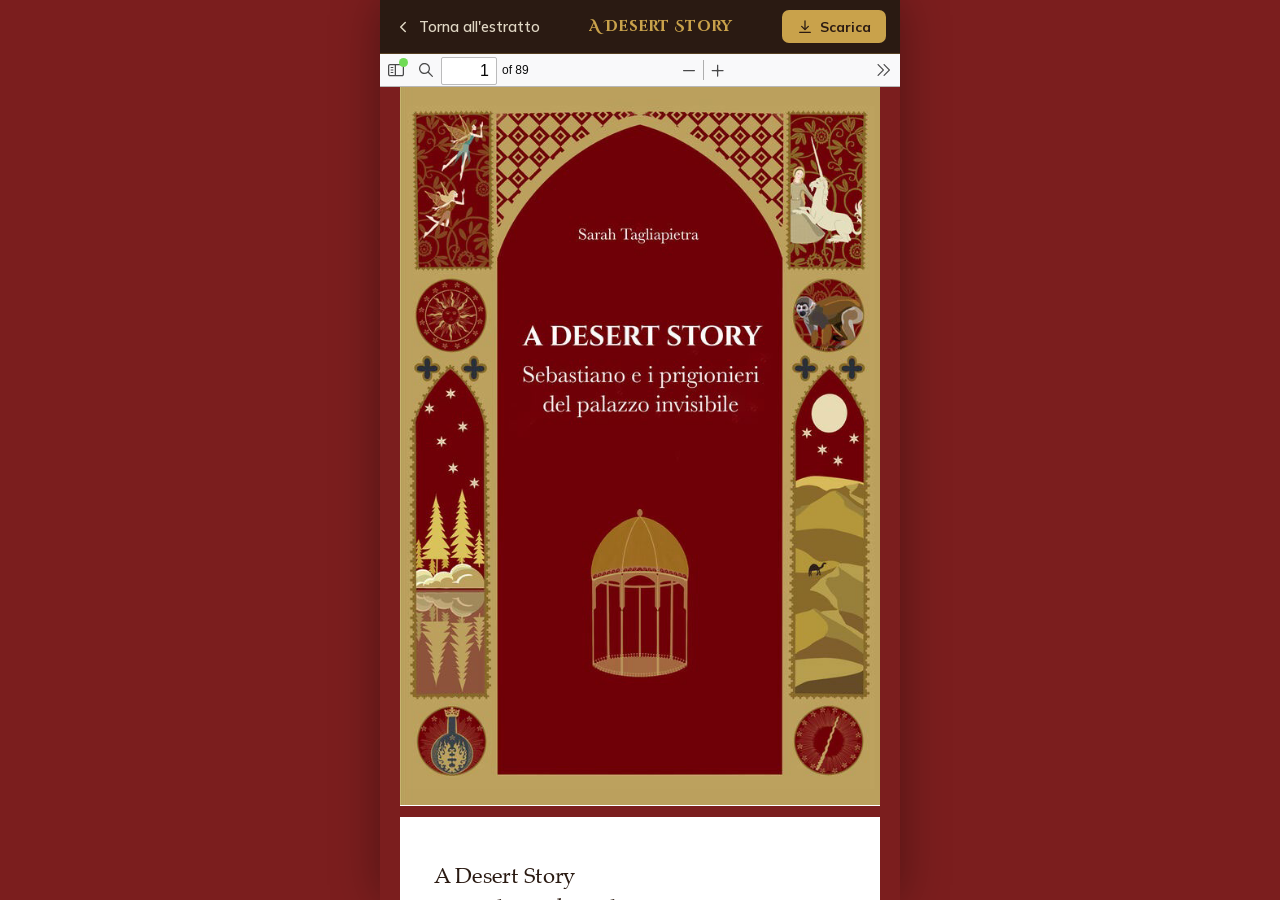
<file: estratto/sfoglia/index.html>
<!DOCTYPE html>
<html lang="it">
<head>
<meta charset="UTF-8">
<meta name="viewport" content="width=device-width, initial-scale=1.0">
<!-- Plausible: senza cookie, nessun banner di consenso sul sito. Pageview, download e link in uscita si accendono dal pannello. -->
<script async src="https://plausible.io/js/pa-6jPm_MkCgFWurwkAUOCcc.js"></script>
<script>
  window.plausible=window.plausible||function(){(plausible.q=plausible.q||[]).push(arguments)},plausible.init=plausible.init||function(i){plausible.o=i||{}};
  plausible.init()
</script>
<meta name="robots" content="noindex, nofollow">
<link rel="icon" href="/favicon.ico" sizes="any">
<link rel="icon" type="image/png" sizes="32x32" href="/favicon-32x32.png">
<link rel="icon" type="image/png" sizes="16x16" href="/favicon-16x16.png">
<link rel="apple-touch-icon" href="/apple-touch-icon.png">
<title>Sfoglia l'estratto — A Desert Story</title>
<link rel="stylesheet" href="../../fonts/fonts.css">
<style>
  :root{--bordeaux-ink:#2A1A12;--bordeaux-reader:#7B1E1E;--gold:#C9A24B;--cream:#F4ECD8;}
  *{box-sizing:border-box;}
  html,body{margin:0;height:100%;}
  body{background:var(--bordeaux-reader);font-family:"Mulish",system-ui,sans-serif;}
  /* Colonna del lettore: il PDF e' 100x150 mm, a pagina intera resta stretto.
     Incassato in 520px centrati, con il bordeaux attorno. */
  .shell{max-width:520px;width:100%;height:100vh;height:100svh;margin:0 auto;
    display:flex;flex-direction:column;background:var(--bordeaux-ink);
    box-shadow:0 0 44px rgba(0,0,0,.35);}
  .topbar{flex:0 0 auto;display:flex;align-items:center;justify-content:space-between;gap:12px;
    background:var(--bordeaux-ink);border-bottom:1px solid rgba(201,162,75,.28);padding:9px 14px;min-height:54px;}
  .topbar .back{display:inline-flex;align-items:center;gap:7px;color:var(--cream);text-decoration:none;font-weight:600;font-size:.9rem;opacity:.9;white-space:nowrap;}
  .topbar .back:hover{color:var(--gold);opacity:1;}
  .topbar .brand{font-family:"Cinzel Decorative",serif;font-weight:700;color:var(--gold);font-size:.95rem;letter-spacing:.02em;white-space:nowrap;overflow:hidden;text-overflow:ellipsis;}
  .topbar .dl{display:inline-flex;align-items:center;gap:7px;background:var(--gold);color:var(--bordeaux-ink);font-weight:700;font-size:.85rem;text-decoration:none;padding:8px 15px;border-radius:7px;white-space:nowrap;}
  .topbar .dl:hover{background:#d9b45f;}
  .reader{flex:1 1 auto;border:0;width:100%;display:block;background:var(--bordeaux-reader);}
  @media (max-width:520px){ .topbar .brand{display:none;} }
</style>
</head>
<body>
  <div class="shell">
    <div class="topbar">
      <a class="back" href="../index.html" aria-label="Torna all'estratto">
        <svg width="18" height="18" viewBox="0 0 24 24" fill="none" stroke="currentColor" stroke-width="2" stroke-linecap="round" stroke-linejoin="round" aria-hidden="true"><path d="M15 18l-6-6 6-6"/></svg>
        Torna all'estratto
      </a>
      <span class="brand">A Desert Story</span>
      <a class="dl" href="../../download/A-Desert-Story_Estratto.pdf?v=4" download="A Desert Story - Estratto.pdf">
        <svg width="16" height="16" viewBox="0 0 24 24" fill="none" stroke="currentColor" stroke-width="1.9" stroke-linecap="round" stroke-linejoin="round" aria-hidden="true"><path d="M12 3v12"/><path d="M7 11l5 5 5-5"/><path d="M4 20h16"/></svg>
        Scarica
      </a>
    </div>
    <iframe class="reader" title="A Desert Story — estratto"
      src="../../pdfjs/web/viewer.html?file=..%2F..%2Fdownload%2FA-Desert-Story_Estratto.pdf%3Fv%3D4#zoom=page-fit&amp;scrollMode=0&amp;spreadMode=0"></iframe>
  </div>
</body>
</html>
</file>
<file: fonts/fonts.css>
/* latin-ext */
@font-face {
  font-family: 'Cinzel Decorative';
  font-style: normal;
  font-weight: 400;
  font-display: swap;
  src: url(./cinzel-decorative-400-normal-latin-ext.woff2) format('woff2');
  unicode-range: U+0100-02BA, U+02BD-02C5, U+02C7-02CC, U+02CE-02D7, U+02DD-02FF, U+0304, U+0308, U+0329, U+1D00-1DBF, U+1E00-1E9F, U+1EF2-1EFF, U+2020, U+20A0-20AB, U+20AD-20C0, U+2113, U+2C60-2C7F, U+A720-A7FF;
}
/* latin */
@font-face {
  font-family: 'Cinzel Decorative';
  font-style: normal;
  font-weight: 400;
  font-display: swap;
  src: url(./cinzel-decorative-400-normal-latin.woff2) format('woff2');
  unicode-range: U+0000-00FF, U+0131, U+0152-0153, U+02BB-02BC, U+02C6, U+02DA, U+02DC, U+0304, U+0308, U+0329, U+2000-206F, U+20AC, U+2122, U+2191, U+2193, U+2212, U+2215, U+FEFF, U+FFFD;
}
/* latin-ext */
@font-face {
  font-family: 'Cinzel Decorative';
  font-style: normal;
  font-weight: 700;
  font-display: swap;
  src: url(./cinzel-decorative-700-normal-latin-ext.woff2) format('woff2');
  unicode-range: U+0100-02BA, U+02BD-02C5, U+02C7-02CC, U+02CE-02D7, U+02DD-02FF, U+0304, U+0308, U+0329, U+1D00-1DBF, U+1E00-1E9F, U+1EF2-1EFF, U+2020, U+20A0-20AB, U+20AD-20C0, U+2113, U+2C60-2C7F, U+A720-A7FF;
}
/* latin */
@font-face {
  font-family: 'Cinzel Decorative';
  font-style: normal;
  font-weight: 700;
  font-display: swap;
  src: url(./cinzel-decorative-700-normal-latin.woff2) format('woff2');
  unicode-range: U+0000-00FF, U+0131, U+0152-0153, U+02BB-02BC, U+02C6, U+02DA, U+02DC, U+0304, U+0308, U+0329, U+2000-206F, U+20AC, U+2122, U+2191, U+2193, U+2212, U+2215, U+FEFF, U+FFFD;
}
/* latin-ext */
@font-face {
  font-family: 'Cormorant Garamond';
  font-style: italic;
  font-weight: 400;
  font-display: swap;
  src: url(./cormorant-garamond-400-italic-latin-ext.woff2) format('woff2');
  unicode-range: U+0100-02BA, U+02BD-02C5, U+02C7-02CC, U+02CE-02D7, U+02DD-02FF, U+0304, U+0308, U+0329, U+1D00-1DBF, U+1E00-1E9F, U+1EF2-1EFF, U+2020, U+20A0-20AB, U+20AD-20C0, U+2113, U+2C60-2C7F, U+A720-A7FF;
}
/* latin */
@font-face {
  font-family: 'Cormorant Garamond';
  font-style: italic;
  font-weight: 400;
  font-display: swap;
  src: url(./cormorant-garamond-400-italic-latin.woff2) format('woff2');
  unicode-range: U+0000-00FF, U+0131, U+0152-0153, U+02BB-02BC, U+02C6, U+02DA, U+02DC, U+0304, U+0308, U+0329, U+2000-206F, U+20AC, U+2122, U+2191, U+2193, U+2212, U+2215, U+FEFF, U+FFFD;
}
/* latin-ext */
@font-face {
  font-family: 'Cormorant Garamond';
  font-style: italic;
  font-weight: 500;
  font-display: swap;
  src: url(./cormorant-garamond-500-italic-latin-ext.woff2) format('woff2');
  unicode-range: U+0100-02BA, U+02BD-02C5, U+02C7-02CC, U+02CE-02D7, U+02DD-02FF, U+0304, U+0308, U+0329, U+1D00-1DBF, U+1E00-1E9F, U+1EF2-1EFF, U+2020, U+20A0-20AB, U+20AD-20C0, U+2113, U+2C60-2C7F, U+A720-A7FF;
}
/* latin */
@font-face {
  font-family: 'Cormorant Garamond';
  font-style: italic;
  font-weight: 500;
  font-display: swap;
  src: url(./cormorant-garamond-500-italic-latin.woff2) format('woff2');
  unicode-range: U+0000-00FF, U+0131, U+0152-0153, U+02BB-02BC, U+02C6, U+02DA, U+02DC, U+0304, U+0308, U+0329, U+2000-206F, U+20AC, U+2122, U+2191, U+2193, U+2212, U+2215, U+FEFF, U+FFFD;
}
/* latin-ext */
@font-face {
  font-family: 'Cormorant Garamond';
  font-style: normal;
  font-weight: 400;
  font-display: swap;
  src: url(./cormorant-garamond-400-normal-latin-ext.woff2) format('woff2');
  unicode-range: U+0100-02BA, U+02BD-02C5, U+02C7-02CC, U+02CE-02D7, U+02DD-02FF, U+0304, U+0308, U+0329, U+1D00-1DBF, U+1E00-1E9F, U+1EF2-1EFF, U+2020, U+20A0-20AB, U+20AD-20C0, U+2113, U+2C60-2C7F, U+A720-A7FF;
}
/* latin */
@font-face {
  font-family: 'Cormorant Garamond';
  font-style: normal;
  font-weight: 400;
  font-display: swap;
  src: url(./cormorant-garamond-400-normal-latin.woff2) format('woff2');
  unicode-range: U+0000-00FF, U+0131, U+0152-0153, U+02BB-02BC, U+02C6, U+02DA, U+02DC, U+0304, U+0308, U+0329, U+2000-206F, U+20AC, U+2122, U+2191, U+2193, U+2212, U+2215, U+FEFF, U+FFFD;
}
/* latin-ext */
@font-face {
  font-family: 'Cormorant Garamond';
  font-style: normal;
  font-weight: 500;
  font-display: swap;
  src: url(./cormorant-garamond-500-normal-latin-ext.woff2) format('woff2');
  unicode-range: U+0100-02BA, U+02BD-02C5, U+02C7-02CC, U+02CE-02D7, U+02DD-02FF, U+0304, U+0308, U+0329, U+1D00-1DBF, U+1E00-1E9F, U+1EF2-1EFF, U+2020, U+20A0-20AB, U+20AD-20C0, U+2113, U+2C60-2C7F, U+A720-A7FF;
}
/* latin */
@font-face {
  font-family: 'Cormorant Garamond';
  font-style: normal;
  font-weight: 500;
  font-display: swap;
  src: url(./cormorant-garamond-500-normal-latin.woff2) format('woff2');
  unicode-range: U+0000-00FF, U+0131, U+0152-0153, U+02BB-02BC, U+02C6, U+02DA, U+02DC, U+0304, U+0308, U+0329, U+2000-206F, U+20AC, U+2122, U+2191, U+2193, U+2212, U+2215, U+FEFF, U+FFFD;
}
/* latin-ext */
@font-face {
  font-family: 'Cormorant Garamond';
  font-style: normal;
  font-weight: 600;
  font-display: swap;
  src: url(./cormorant-garamond-600-normal-latin-ext.woff2) format('woff2');
  unicode-range: U+0100-02BA, U+02BD-02C5, U+02C7-02CC, U+02CE-02D7, U+02DD-02FF, U+0304, U+0308, U+0329, U+1D00-1DBF, U+1E00-1E9F, U+1EF2-1EFF, U+2020, U+20A0-20AB, U+20AD-20C0, U+2113, U+2C60-2C7F, U+A720-A7FF;
}
/* latin */
@font-face {
  font-family: 'Cormorant Garamond';
  font-style: normal;
  font-weight: 600;
  font-display: swap;
  src: url(./cormorant-garamond-600-normal-latin.woff2) format('woff2');
  unicode-range: U+0000-00FF, U+0131, U+0152-0153, U+02BB-02BC, U+02C6, U+02DA, U+02DC, U+0304, U+0308, U+0329, U+2000-206F, U+20AC, U+2122, U+2191, U+2193, U+2212, U+2215, U+FEFF, U+FFFD;
}
/* latin-ext */
@font-face {
  font-family: 'Mulish';
  font-style: normal;
  font-weight: 400;
  font-display: swap;
  src: url(./mulish-400-normal-latin-ext.woff2) format('woff2');
  unicode-range: U+0100-02BA, U+02BD-02C5, U+02C7-02CC, U+02CE-02D7, U+02DD-02FF, U+0304, U+0308, U+0329, U+1D00-1DBF, U+1E00-1E9F, U+1EF2-1EFF, U+2020, U+20A0-20AB, U+20AD-20C0, U+2113, U+2C60-2C7F, U+A720-A7FF;
}
/* latin */
@font-face {
  font-family: 'Mulish';
  font-style: normal;
  font-weight: 400;
  font-display: swap;
  src: url(./mulish-400-normal-latin.woff2) format('woff2');
  unicode-range: U+0000-00FF, U+0131, U+0152-0153, U+02BB-02BC, U+02C6, U+02DA, U+02DC, U+0304, U+0308, U+0329, U+2000-206F, U+20AC, U+2122, U+2191, U+2193, U+2212, U+2215, U+FEFF, U+FFFD;
}
/* latin-ext */
@font-face {
  font-family: 'Mulish';
  font-style: normal;
  font-weight: 500;
  font-display: swap;
  src: url(./mulish-500-normal-latin-ext.woff2) format('woff2');
  unicode-range: U+0100-02BA, U+02BD-02C5, U+02C7-02CC, U+02CE-02D7, U+02DD-02FF, U+0304, U+0308, U+0329, U+1D00-1DBF, U+1E00-1E9F, U+1EF2-1EFF, U+2020, U+20A0-20AB, U+20AD-20C0, U+2113, U+2C60-2C7F, U+A720-A7FF;
}
/* latin */
@font-face {
  font-family: 'Mulish';
  font-style: normal;
  font-weight: 500;
  font-display: swap;
  src: url(./mulish-500-normal-latin.woff2) format('woff2');
  unicode-range: U+0000-00FF, U+0131, U+0152-0153, U+02BB-02BC, U+02C6, U+02DA, U+02DC, U+0304, U+0308, U+0329, U+2000-206F, U+20AC, U+2122, U+2191, U+2193, U+2212, U+2215, U+FEFF, U+FFFD;
}
/* latin-ext */
@font-face {
  font-family: 'Mulish';
  font-style: normal;
  font-weight: 600;
  font-display: swap;
  src: url(./mulish-600-normal-latin-ext.woff2) format('woff2');
  unicode-range: U+0100-02BA, U+02BD-02C5, U+02C7-02CC, U+02CE-02D7, U+02DD-02FF, U+0304, U+0308, U+0329, U+1D00-1DBF, U+1E00-1E9F, U+1EF2-1EFF, U+2020, U+20A0-20AB, U+20AD-20C0, U+2113, U+2C60-2C7F, U+A720-A7FF;
}
/* latin */
@font-face {
  font-family: 'Mulish';
  font-style: normal;
  font-weight: 600;
  font-display: swap;
  src: url(./mulish-600-normal-latin.woff2) format('woff2');
  unicode-range: U+0000-00FF, U+0131, U+0152-0153, U+02BB-02BC, U+02C6, U+02DA, U+02DC, U+0304, U+0308, U+0329, U+2000-206F, U+20AC, U+2122, U+2191, U+2193, U+2212, U+2215, U+FEFF, U+FFFD;
}
/* latin-ext */
@font-face {
  font-family: 'Mulish';
  font-style: normal;
  font-weight: 700;
  font-display: swap;
  src: url(./mulish-700-normal-latin-ext.woff2) format('woff2');
  unicode-range: U+0100-02BA, U+02BD-02C5, U+02C7-02CC, U+02CE-02D7, U+02DD-02FF, U+0304, U+0308, U+0329, U+1D00-1DBF, U+1E00-1E9F, U+1EF2-1EFF, U+2020, U+20A0-20AB, U+20AD-20C0, U+2113, U+2C60-2C7F, U+A720-A7FF;
}
/* latin */
@font-face {
  font-family: 'Mulish';
  font-style: normal;
  font-weight: 700;
  font-display: swap;
  src: url(./mulish-700-normal-latin.woff2) format('woff2');
  unicode-range: U+0000-00FF, U+0131, U+0152-0153, U+02BB-02BC, U+02C6, U+02DA, U+02DC, U+0304, U+0308, U+0329, U+2000-206F, U+20AC, U+2122, U+2191, U+2193, U+2212, U+2215, U+FEFF, U+FFFD;
}
/* latin-ext */
@font-face {
  font-family: 'Source Serif 4';
  font-style: italic;
  font-weight: 400;
  font-display: swap;
  src: url(./source-serif-4-400-italic-latin-ext.woff2) format('woff2');
  unicode-range: U+0100-02BA, U+02BD-02C5, U+02C7-02CC, U+02CE-02D7, U+02DD-02FF, U+0304, U+0308, U+0329, U+1D00-1DBF, U+1E00-1E9F, U+1EF2-1EFF, U+2020, U+20A0-20AB, U+20AD-20C0, U+2113, U+2C60-2C7F, U+A720-A7FF;
}
/* latin */
@font-face {
  font-family: 'Source Serif 4';
  font-style: italic;
  font-weight: 400;
  font-display: swap;
  src: url(./source-serif-4-400-italic-latin.woff2) format('woff2');
  unicode-range: U+0000-00FF, U+0131, U+0152-0153, U+02BB-02BC, U+02C6, U+02DA, U+02DC, U+0304, U+0308, U+0329, U+2000-206F, U+20AC, U+2122, U+2191, U+2193, U+2212, U+2215, U+FEFF, U+FFFD;
}
/* latin-ext */
@font-face {
  font-family: 'Source Serif 4';
  font-style: normal;
  font-weight: 400;
  font-display: swap;
  src: url(./source-serif-4-400-normal-latin-ext.woff2) format('woff2');
  unicode-range: U+0100-02BA, U+02BD-02C5, U+02C7-02CC, U+02CE-02D7, U+02DD-02FF, U+0304, U+0308, U+0329, U+1D00-1DBF, U+1E00-1E9F, U+1EF2-1EFF, U+2020, U+20A0-20AB, U+20AD-20C0, U+2113, U+2C60-2C7F, U+A720-A7FF;
}
/* latin */
@font-face {
  font-family: 'Source Serif 4';
  font-style: normal;
  font-weight: 400;
  font-display: swap;
  src: url(./source-serif-4-400-normal-latin.woff2) format('woff2');
  unicode-range: U+0000-00FF, U+0131, U+0152-0153, U+02BB-02BC, U+02C6, U+02DA, U+02DC, U+0304, U+0308, U+0329, U+2000-206F, U+20AC, U+2122, U+2191, U+2193, U+2212, U+2215, U+FEFF, U+FFFD;
}
/* latin-ext */
@font-face {
  font-family: 'Source Serif 4';
  font-style: normal;
  font-weight: 500;
  font-display: swap;
  src: url(./source-serif-4-500-normal-latin-ext.woff2) format('woff2');
  unicode-range: U+0100-02BA, U+02BD-02C5, U+02C7-02CC, U+02CE-02D7, U+02DD-02FF, U+0304, U+0308, U+0329, U+1D00-1DBF, U+1E00-1E9F, U+1EF2-1EFF, U+2020, U+20A0-20AB, U+20AD-20C0, U+2113, U+2C60-2C7F, U+A720-A7FF;
}
/* latin */
@font-face {
  font-family: 'Source Serif 4';
  font-style: normal;
  font-weight: 500;
  font-display: swap;
  src: url(./source-serif-4-500-normal-latin.woff2) format('woff2');
  unicode-range: U+0000-00FF, U+0131, U+0152-0153, U+02BB-02BC, U+02C6, U+02DA, U+02DC, U+0304, U+0308, U+0329, U+2000-206F, U+20AC, U+2122, U+2191, U+2193, U+2212, U+2215, U+FEFF, U+FFFD;
}
</file>
